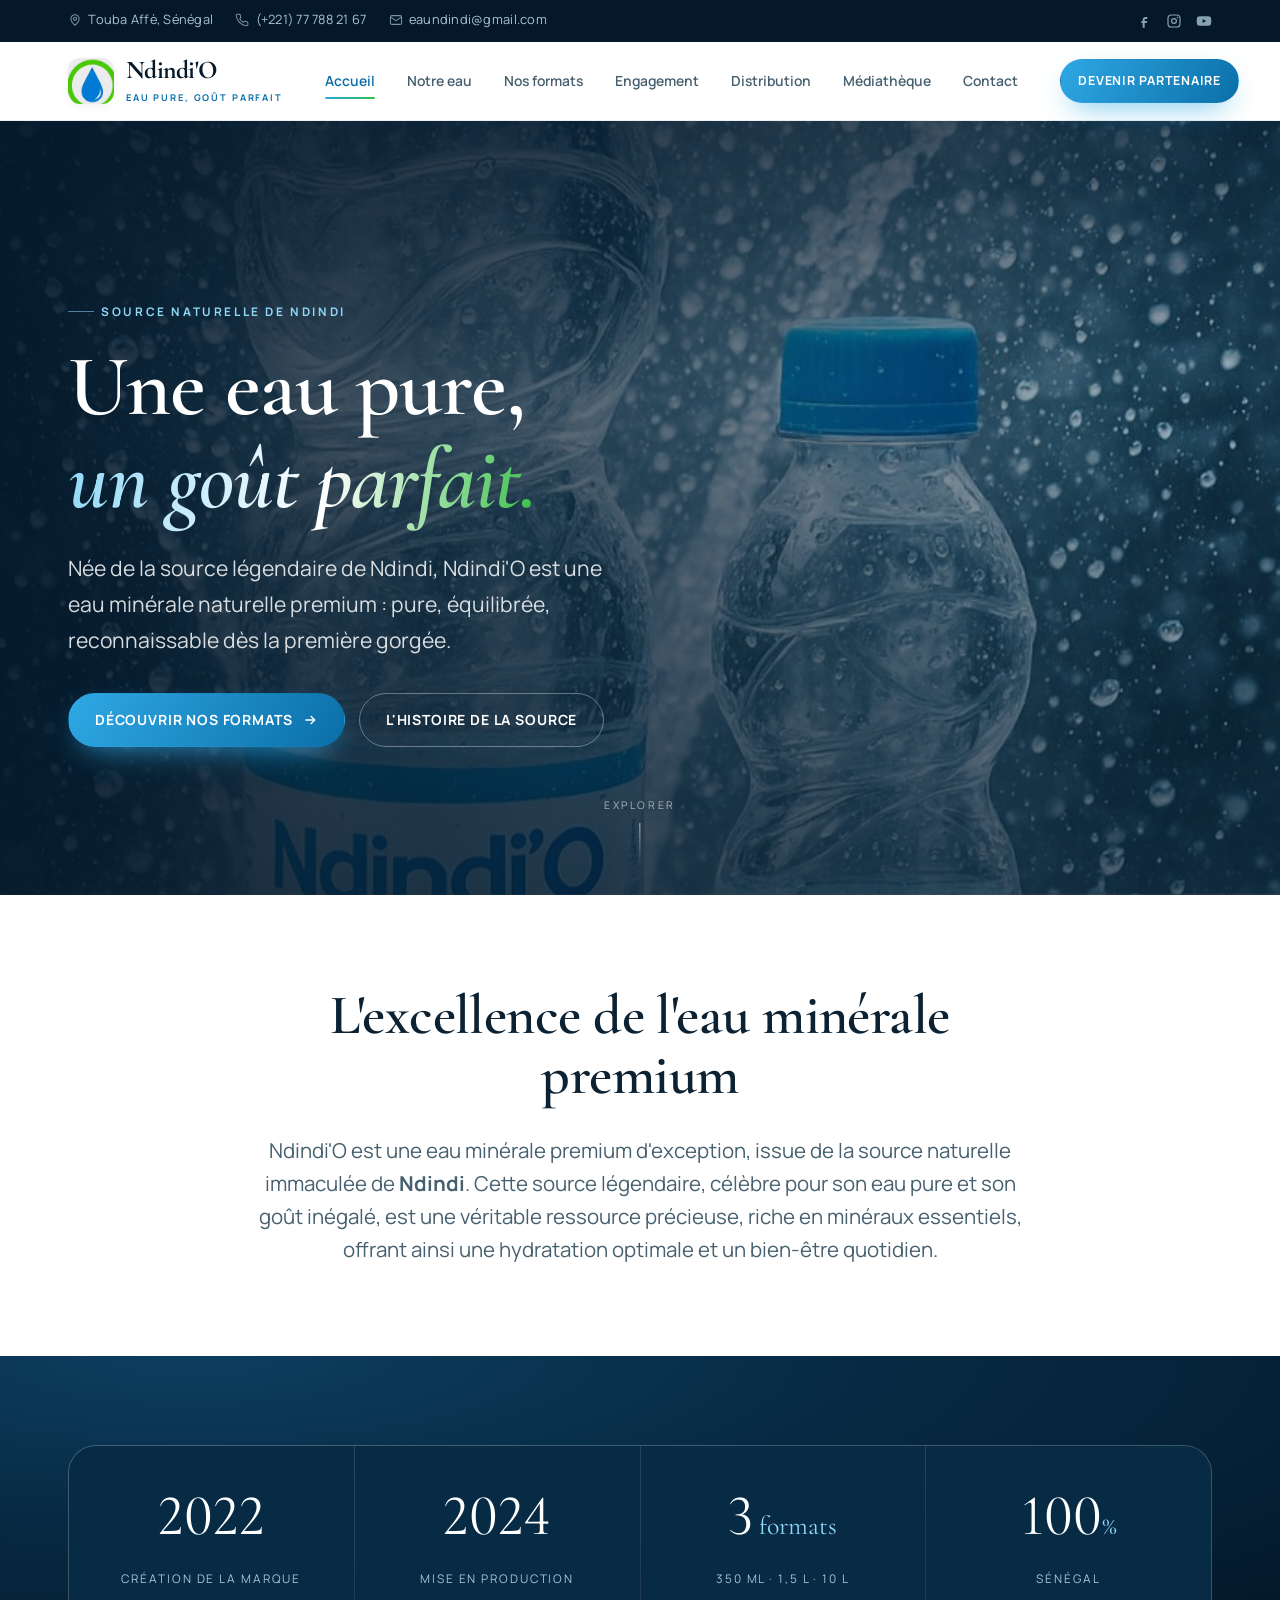
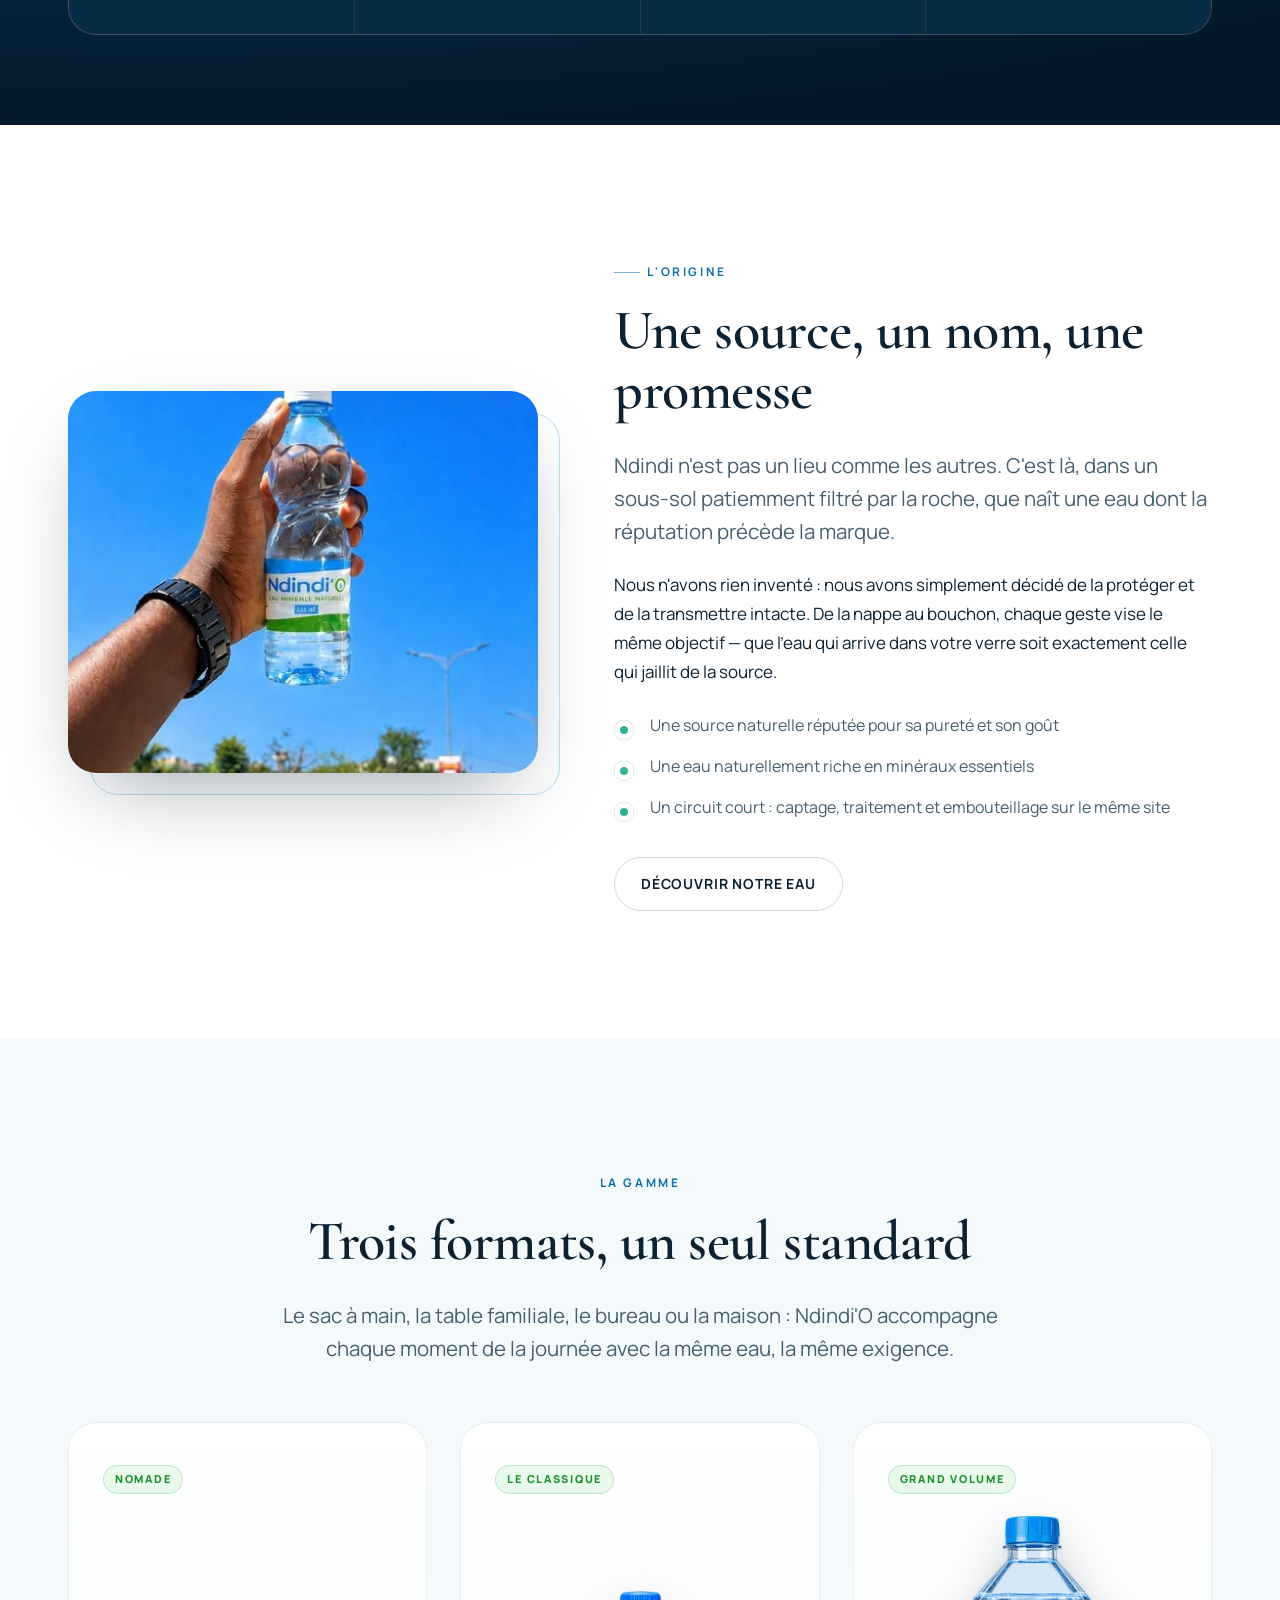
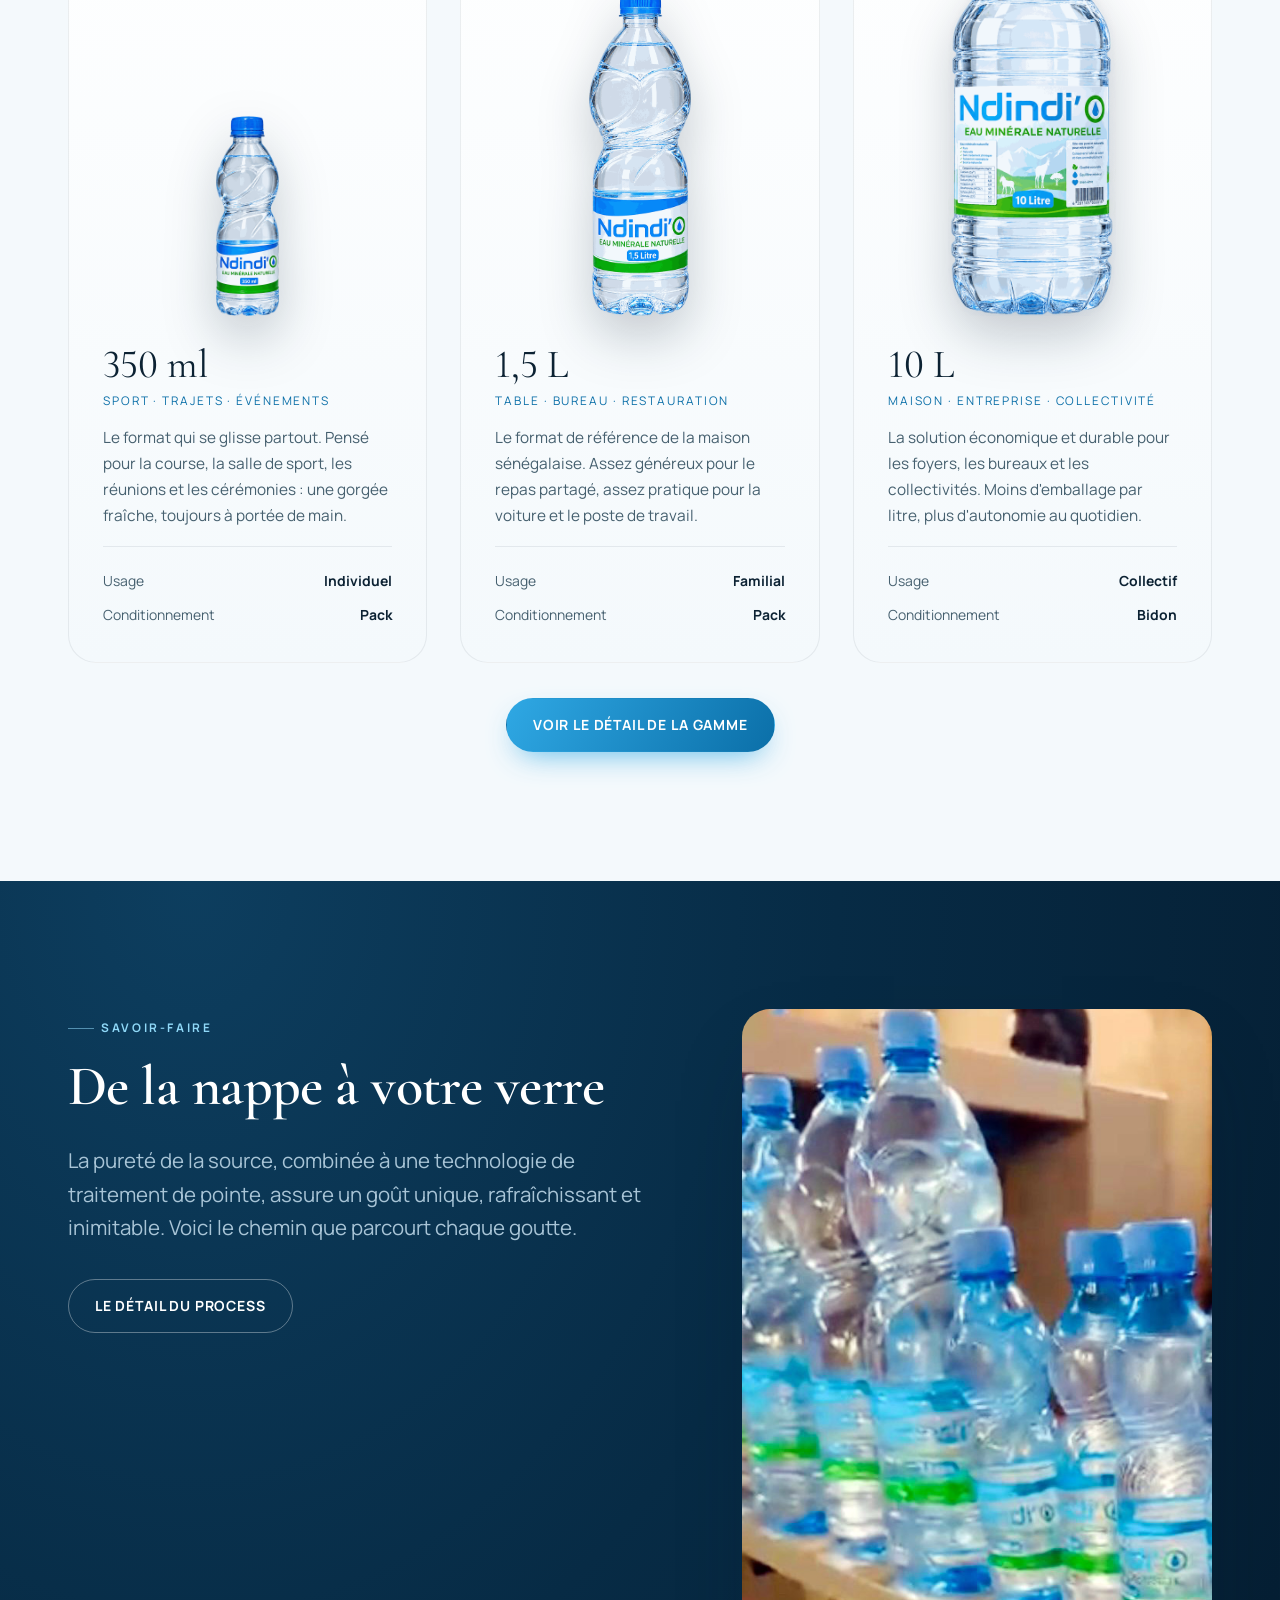
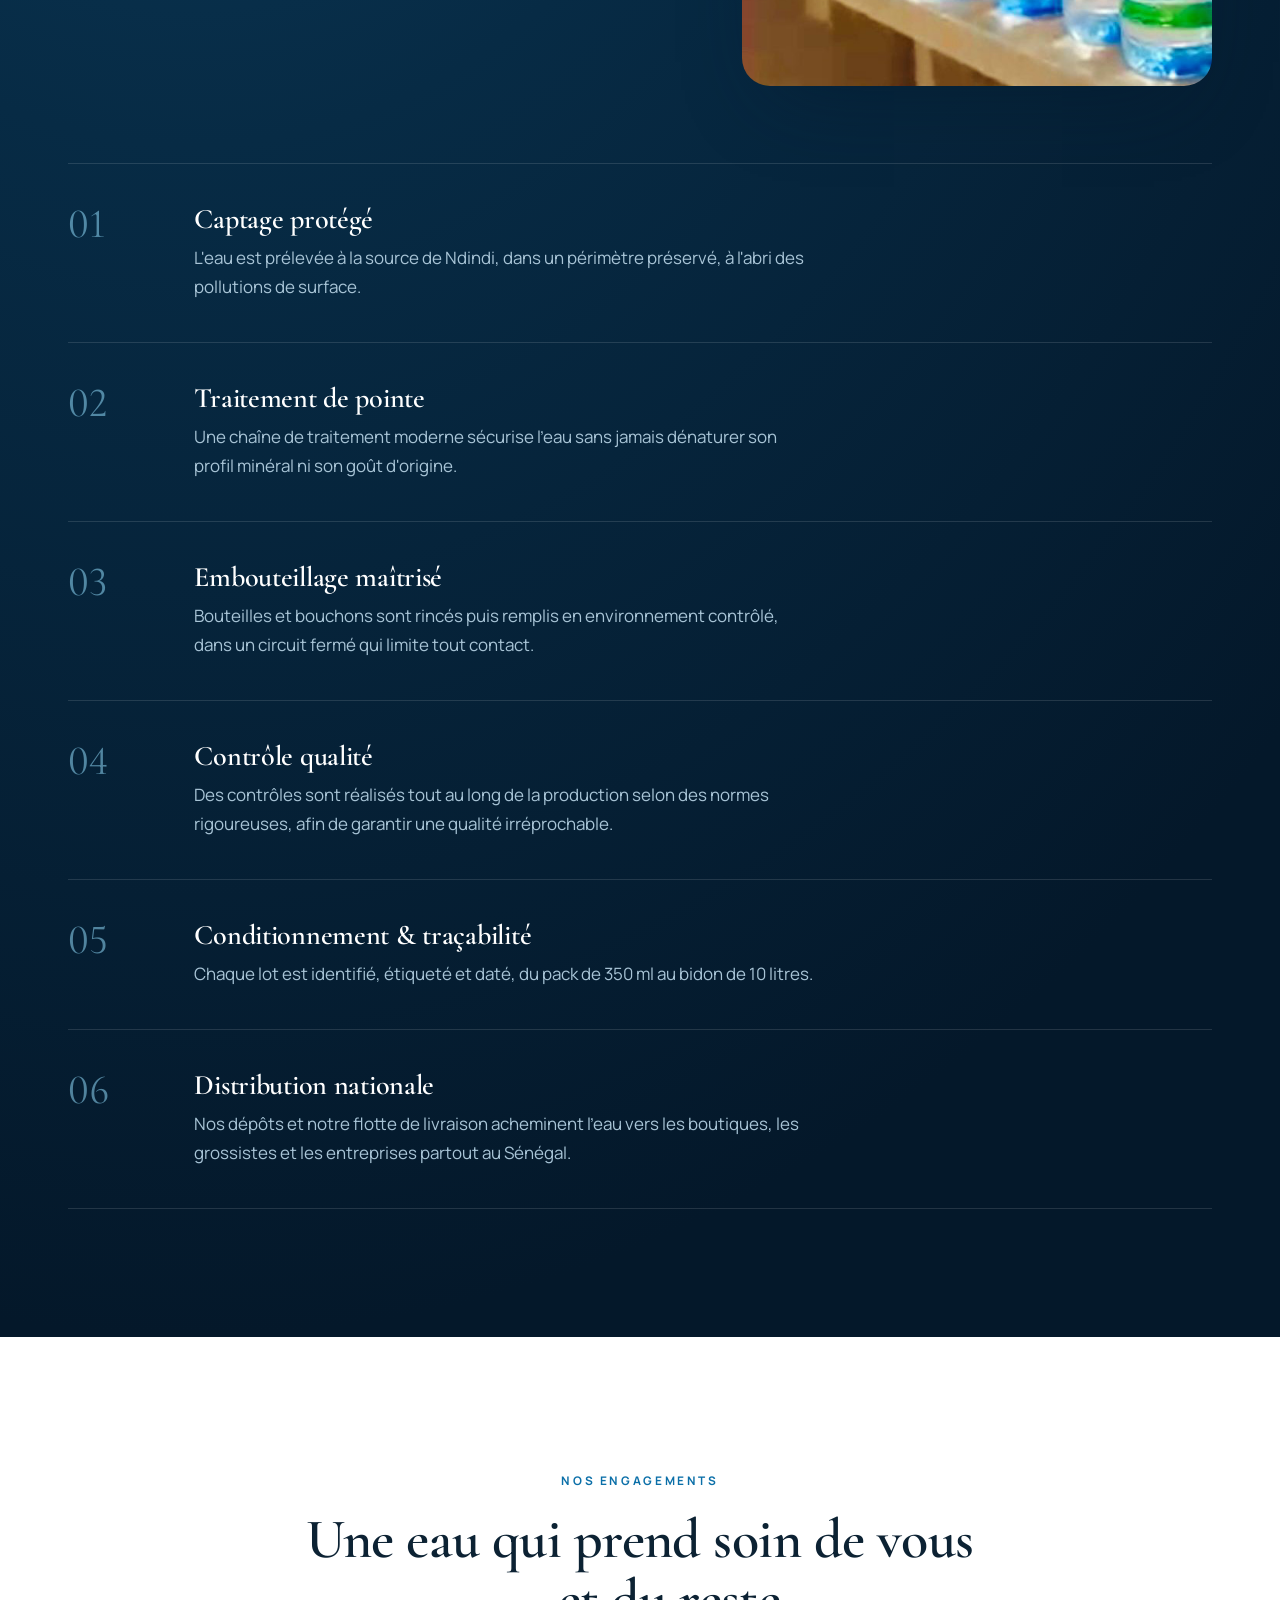
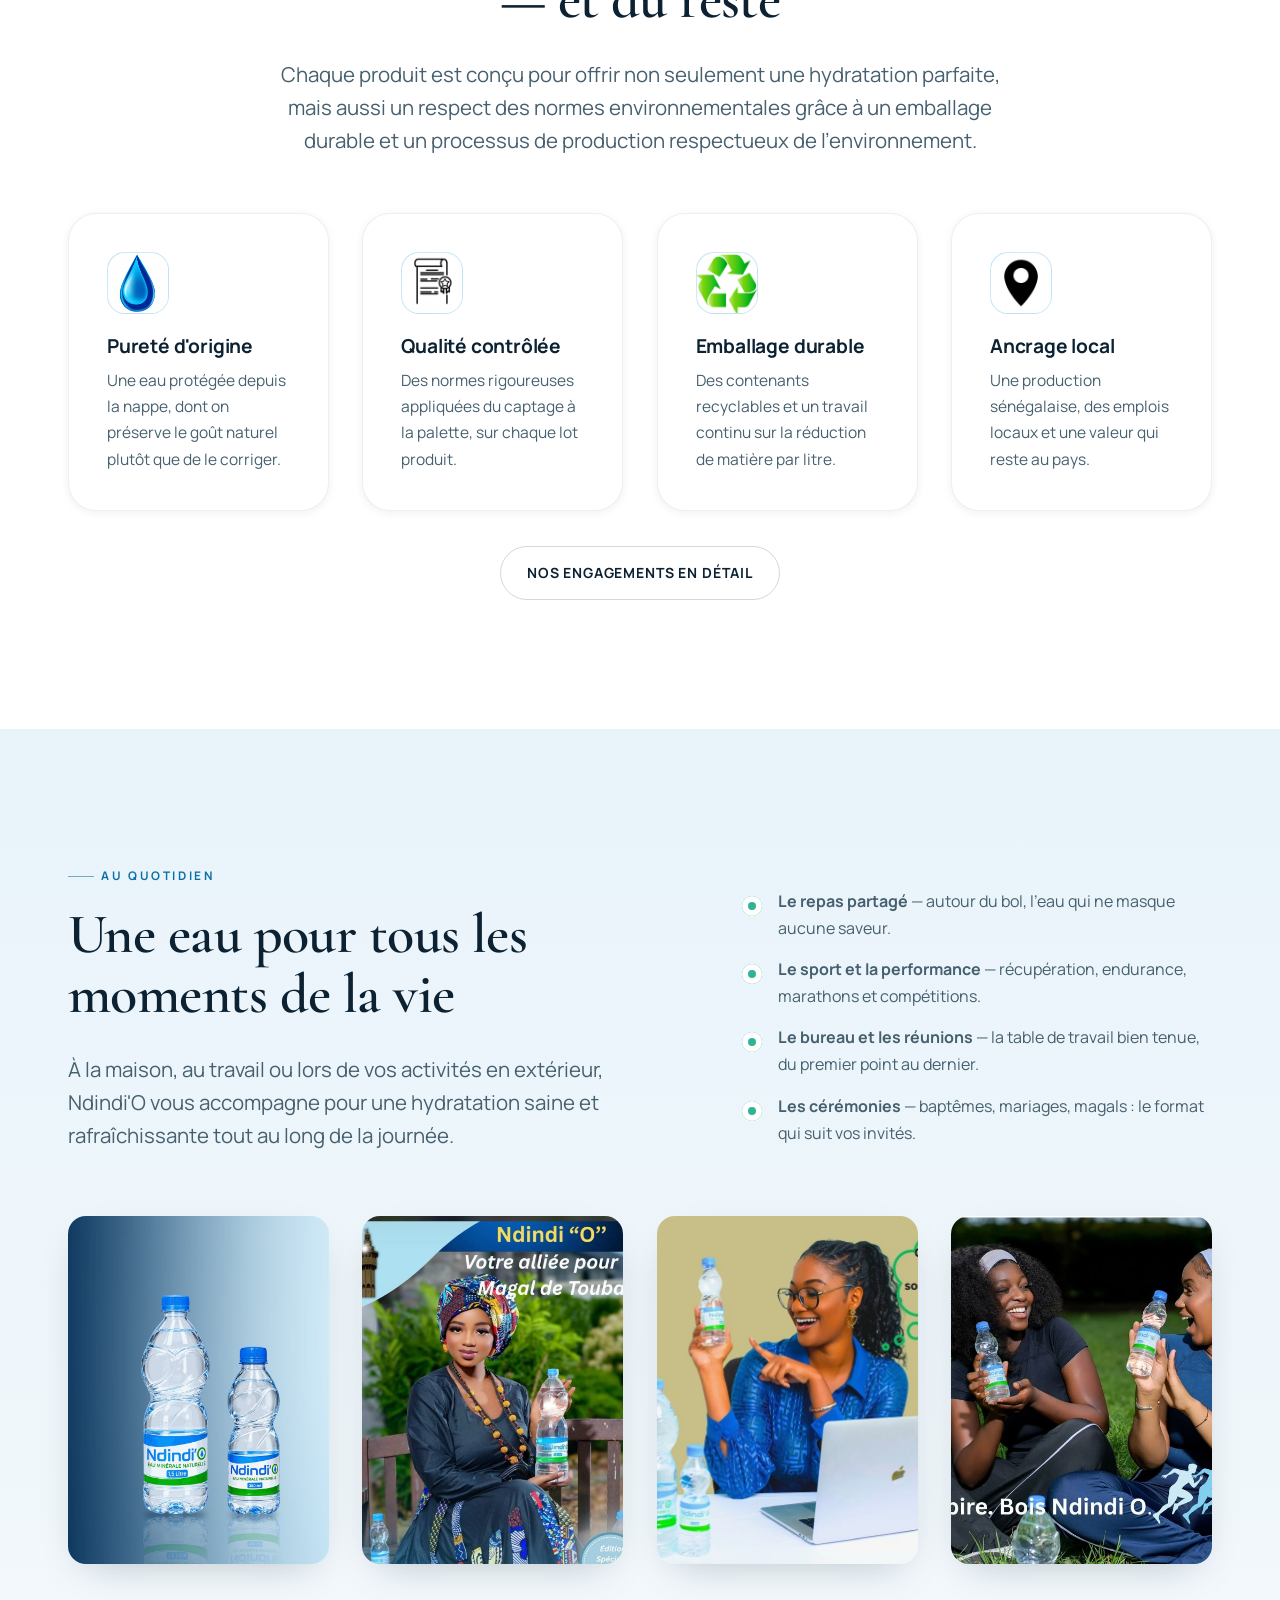
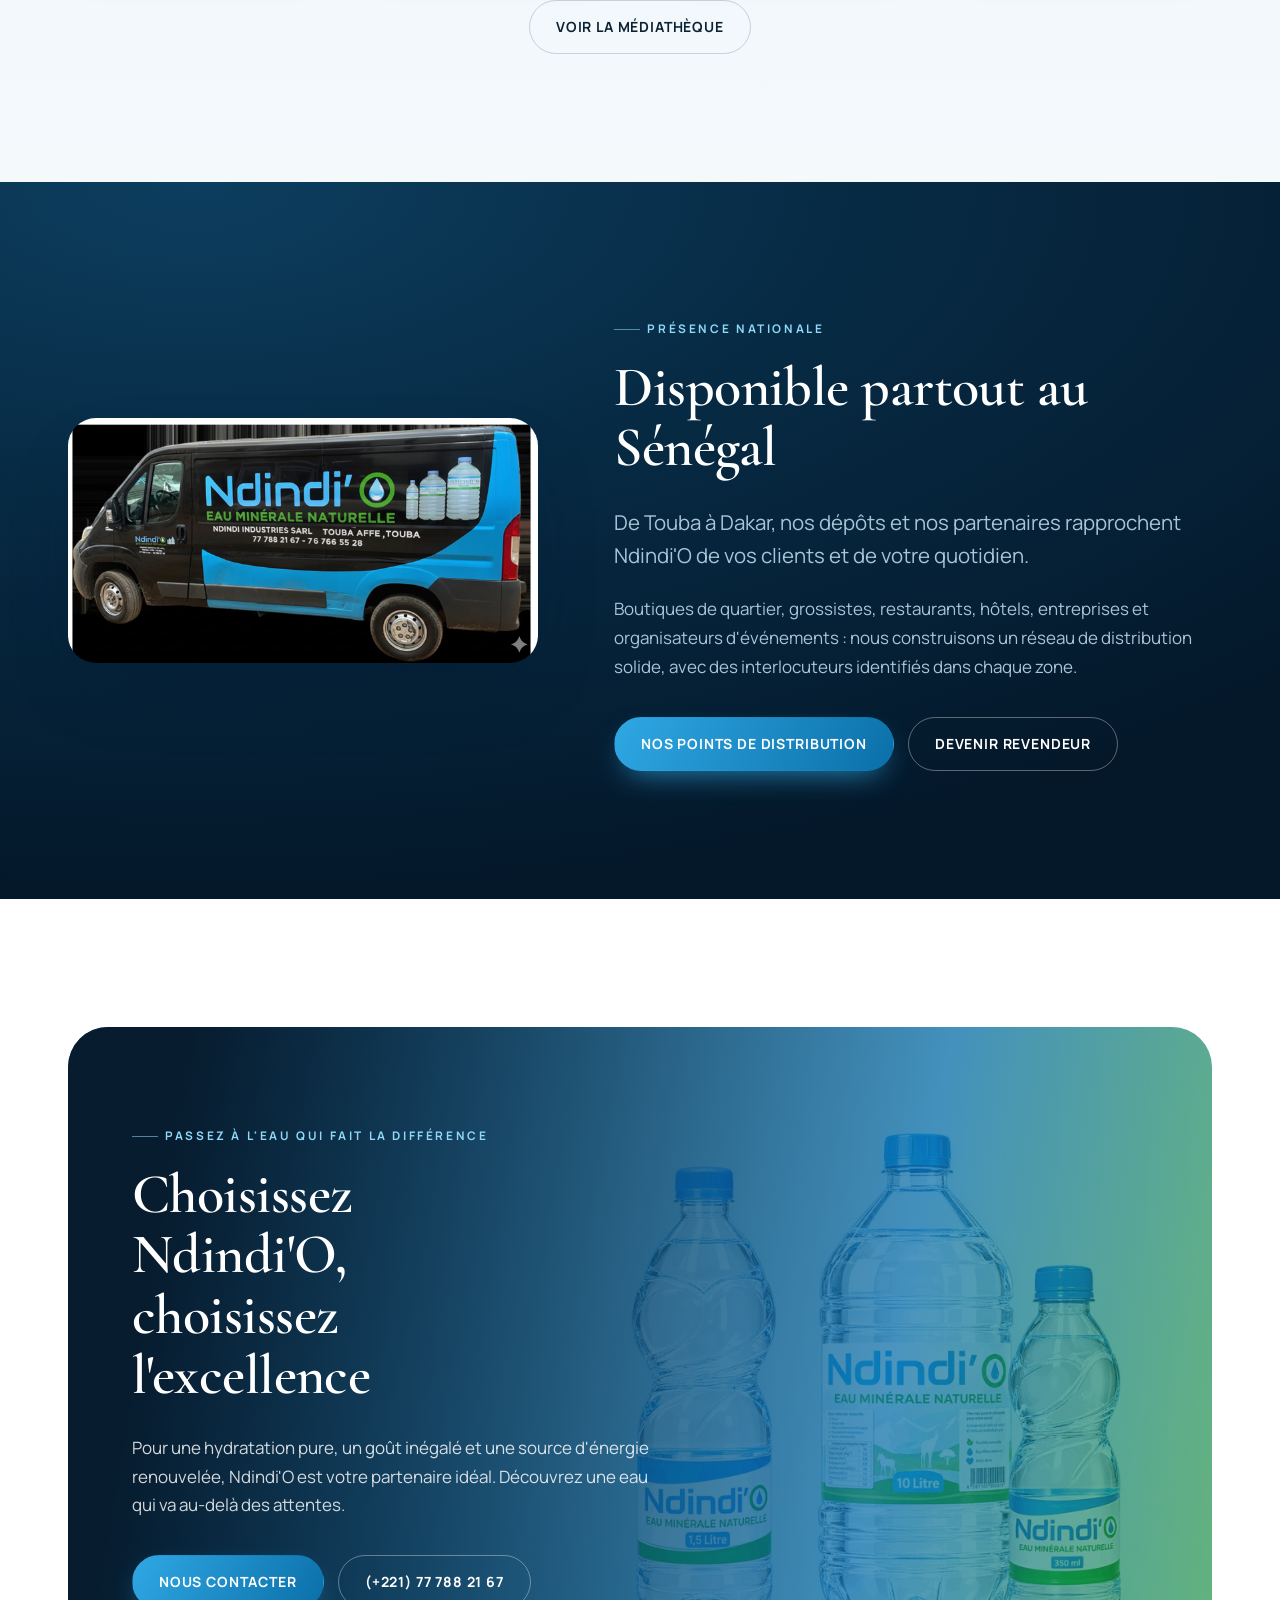
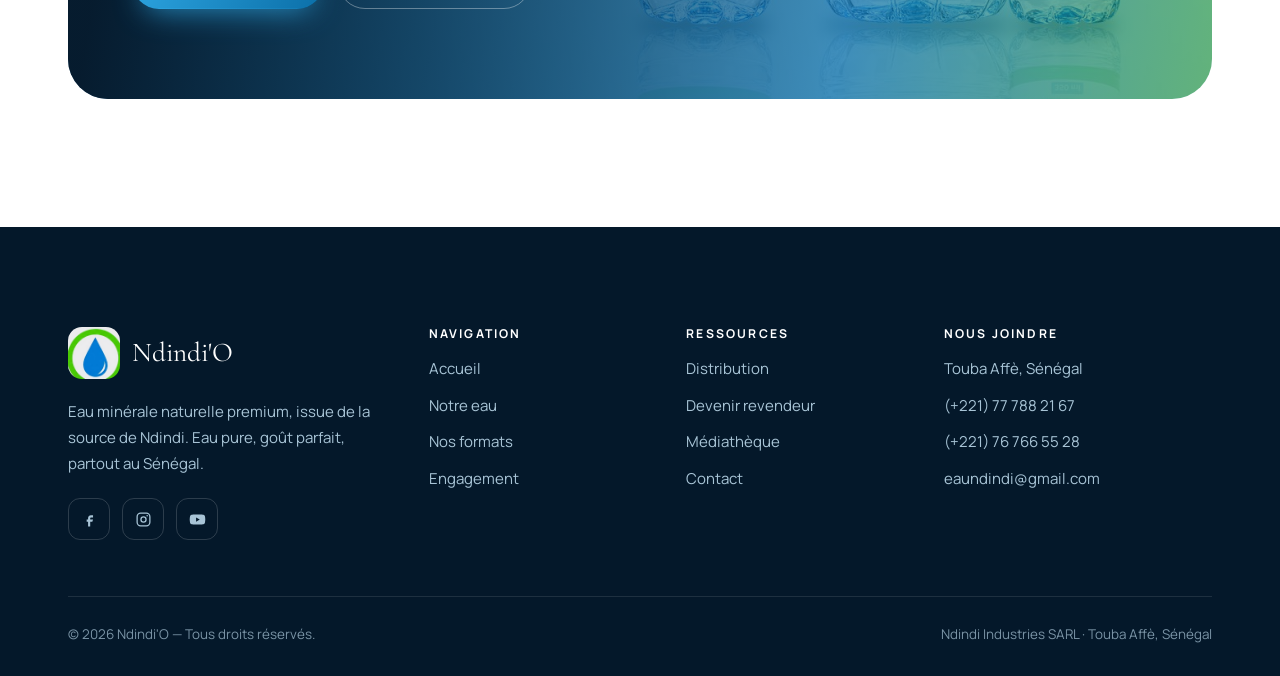
<file: index.html>
<!DOCTYPE html>
<html lang="fr">
<head>
<meta charset="UTF-8">
<meta name="viewport" content="width=device-width, initial-scale=1">
<title>Ndindi'O — Eau minérale naturelle premium du Sénégal</title>
<meta name="description" content="Ndindi'O, eau minérale naturelle premium issue de la source de Ndindi. Formats 350 ml, 1,5 L et 10 L, disponibles partout au Sénégal. Eau pure, goût parfait.">
<link rel="canonical" href="https://eaundindi.com/">
<meta property="og:type" content="website">
<meta property="og:locale" content="fr_SN">
<meta property="og:site_name" content="Ndindi'O">
<meta property="og:title" content="Ndindi'O — Eau minérale naturelle premium du Sénégal">
<meta property="og:description" content="Une source naturelle à Ndindi. Une eau pure, riche en minéraux essentiels, disponible partout au Sénégal.">
<meta property="og:image" content="assets/img/geyser.jpg">
<meta name="theme-color" content="#04182A">
<link rel="icon" href="assets/img/logo-ndindi.jpg" type="image/jpeg">
<link rel="apple-touch-icon" href="assets/img/logo-ndindi.jpg">
<link rel="preconnect" href="https://fonts.googleapis.com">
<link rel="preconnect" href="https://fonts.gstatic.com" crossorigin>
<link href="https://fonts.googleapis.com/css2?family=Cormorant+Garamond:ital,wght@0,400;0,600;0,700;1,400;1,600&family=Manrope:wght@400;500;600;700;800&display=swap" rel="stylesheet">
<link rel="stylesheet" href="assets/css/style.css">
</head>
<body>

<!-- ================= EN-TÊTE ================= -->
<div class="topbar">
  <div class="container topbar__inner">
    <ul class="topbar__list" style="list-style:none;margin:0;padding:0">
      <li><a href="contact.html"><svg viewBox="0 0 24 24" fill="none" stroke="currentColor" stroke-width="1.8"><path d="M12 21s7-5.6 7-11a7 7 0 1 0-14 0c0 5.4 7 11 7 11z"/><circle cx="12" cy="10" r="2.6"/></svg> Touba Affè, Sénégal</a></li>
      <li><a href="tel:+221777882167"><svg viewBox="0 0 24 24" fill="none" stroke="currentColor" stroke-width="1.8"><path d="M22 16.9v3a2 2 0 0 1-2.2 2 19.8 19.8 0 0 1-8.6-3.1 19.5 19.5 0 0 1-6-6A19.8 19.8 0 0 1 2.1 4.2 2 2 0 0 1 4.1 2h3a2 2 0 0 1 2 1.7c.1 1 .4 1.9.7 2.8a2 2 0 0 1-.5 2.1L8.1 9.9a16 16 0 0 0 6 6l1.3-1.2a2 2 0 0 1 2.1-.5c.9.3 1.8.6 2.8.7a2 2 0 0 1 1.7 2z"/></svg> (+221) 77 788 21 67</a></li>
      <li><a href="mailto:eaundindi@gmail.com"><svg viewBox="0 0 24 24" fill="none" stroke="currentColor" stroke-width="1.8"><rect x="2.5" y="4.5" width="19" height="15" rx="2.5"/><path d="m3 7 9 6 9-6"/></svg> eaundindi@gmail.com</a></li>
    </ul>
    <div class="topbar__social">
      <a href="https://web.facebook.com/profile.php?id=61568722525797" target="_blank" rel="noopener" aria-label="Facebook"><svg viewBox="0 0 24 24" fill="currentColor"><path d="M14 9h3V6h-3c-2.2 0-4 1.8-4 4v2H8v3h2v7h3v-7h3l1-3h-4v-2c0-.6.4-1 1-1z"/></svg></a>
      <a href="https://www.instagram.com/eaundindi/" target="_blank" rel="noopener" aria-label="Instagram"><svg viewBox="0 0 24 24" fill="none" stroke="currentColor" stroke-width="1.8"><rect x="3" y="3" width="18" height="18" rx="5"/><circle cx="12" cy="12" r="3.6"/><circle cx="17.2" cy="6.8" r="1.1" fill="currentColor" stroke="none"/></svg></a>
      <a href="https://www.youtube.com/@EauNDINDI/videos" target="_blank" rel="noopener" aria-label="YouTube"><svg viewBox="0 0 24 24" fill="currentColor"><path d="M22.5 7.5a3 3 0 0 0-2.1-2.1C18.6 5 12 5 12 5s-6.6 0-8.4.4A3 3 0 0 0 1.5 7.5 31 31 0 0 0 1 12a31 31 0 0 0 .5 4.5 3 3 0 0 0 2.1 2.1C5.4 19 12 19 12 19s6.6 0 8.4-.4a3 3 0 0 0 2.1-2.1A31 31 0 0 0 23 12a31 31 0 0 0-.5-4.5zM10 15V9l5.2 3z"/></svg></a>
    </div>
  </div>
</div>

<header class="site-header">
  <nav class="container nav" aria-label="Navigation principale">
    <a class="brand" href="index.html">
      <img src="assets/img/logo-ndindi.jpg" alt="Logo Ndindi'O">
      <span><span class="brand__name">Ndindi'O</span><span class="brand__tag">Eau pure, goût parfait</span></span>
    </a>
    <div class="nav__links">
      <a href="index.html" aria-current="page">Accueil</a>
      <a href="notre-eau.html">Notre eau</a>
      <a href="nos-formats.html">Nos formats</a>
      <a href="engagement.html">Engagement</a>
      <a href="distribution.html">Distribution</a>
      <a href="mediatheque.html">Médiathèque</a>
      <a href="contact.html">Contact</a>
      <a class="nav__mobile-cta" href="distribution.html#partenaire">Devenir partenaire</a>
    </div>
    <div class="nav__cta">
      <a class="btn btn--primary" href="distribution.html#partenaire">Devenir partenaire</a>
      <button class="burger" aria-label="Ouvrir le menu" aria-expanded="false"><span></span><span></span><span></span></button>
    </div>
  </nav>
</header>

<main>

<!-- ================= HERO ================= -->
<section class="hero">
  <div class="hero__media"><img src="assets/img/geyser.jpg" alt="Bouteilles Ndindi'O 1,5 L et 350 ml sous une pluie d'eau pure" fetchpriority="high"></div>
  <div class="container">
    <div class="hero__inner">
      <span class="kicker" style="color:var(--blue-light)">Source naturelle de Ndindi</span>
      <h1>Une eau pure,<br><em>un goût parfait.</em></h1>
      <p class="hero__lead">Née de la source légendaire de Ndindi, Ndindi'O est une eau minérale naturelle premium&nbsp;: pure, équilibrée, reconnaissable dès la première gorgée.</p>
      <div class="btn-row">
        <a class="btn btn--primary" href="nos-formats.html">Découvrir nos formats
          <svg viewBox="0 0 24 24" fill="none" stroke="currentColor" stroke-width="2"><path d="M5 12h14m-6-6 6 6-6 6"/></svg>
        </a>
        <a class="btn btn--ghost" href="notre-eau.html">L'histoire de la source</a>
      </div>
    </div>
  </div>
  <div class="hero__scroll"><span>Explorer</span><i></i></div>
</section>

<!-- ================= SIGNATURE ================= -->
<section class="section section--tight">
  <div class="container container--narrow center">
    <h2 class="reveal">L'excellence de l'eau minérale premium</h2>
    <p class="lead reveal" data-delay="1">Ndindi'O est une eau minérale premium d'exception, issue de la source naturelle immaculée de <strong>Ndindi</strong>. Cette source légendaire, célèbre pour son eau pure et son goût inégalé, est une véritable ressource précieuse, riche en minéraux essentiels, offrant ainsi une hydratation optimale et un bien-être quotidien.</p>
  </div>
</section>

<!-- ================= CHIFFRES ================= -->
<section class="section section--dark section--tight">
  <div class="container">
    <div class="stats reveal">
      <div class="stat">
        <span class="stat__val"><span data-count="2022">2022</span></span>
        <span class="stat__label">Création de la marque</span>
      </div>
      <div class="stat">
        <span class="stat__val"><span data-count="2024">2024</span></span>
        <span class="stat__label">Mise en production</span>
      </div>
      <div class="stat">
        <span class="stat__val"><span data-count="3">3</span><small> formats</small></span>
        <span class="stat__label">350 ml · 1,5 L · 10 L</span>
      </div>
      <div class="stat">
        <span class="stat__val">100<small>%</small></span>
        <span class="stat__label">Sénégal</span>
      </div>
    </div>
  </div>
</section>

<!-- ================= L'ORIGINE ================= -->
<section class="section">
  <div class="container split split--wide-right">
    <div class="split__media framed reveal">
      <img loading="lazy" decoding="async" src="assets/img/main-bouteille.jpg" alt="Une bouteille Ndindi'O 350 ml tenue à bout de bras sous le ciel de Touba">
    </div>
    <div class="reveal" data-delay="1">
      <span class="kicker">L'origine</span>
      <h2>Une source, un nom, une promesse</h2>
      <p class="lead">Ndindi n'est pas un lieu comme les autres. C'est là, dans un sous-sol patiemment filtré par la roche, que naît une eau dont la réputation précède la marque.</p>
      <p>Nous n'avons rien inventé&nbsp;: nous avons simplement décidé de la protéger et de la transmettre intacte. De la nappe au bouchon, chaque geste vise le même objectif — que l'eau qui arrive dans votre verre soit exactement celle qui jaillit de la source.</p>
      <ul class="ticks">
        <li>Une source naturelle réputée pour sa pureté et son goût</li>
        <li>Une eau naturellement riche en minéraux essentiels</li>
        <li>Un circuit court&nbsp;: captage, traitement et embouteillage sur le même site</li>
      </ul>
      <div class="btn-row">
        <a class="btn btn--ghost" href="notre-eau.html">Découvrir notre eau</a>
      </div>
    </div>
  </div>
</section>

<!-- ================= FORMATS ================= -->
<section class="section section--paper">
  <div class="container">
    <div class="head-block center mx-auto reveal" style="margin-bottom:56px">
      <span class="kicker">La gamme</span>
      <h2>Trois formats, un seul standard</h2>
      <p class="lead">Le sac à main, la table familiale, le bureau ou la maison&nbsp;: Ndindi'O accompagne chaque moment de la journée avec la même eau, la même exigence.</p>
    </div>

    <div class="grid grid-3">
      <article class="product reveal">
        <span class="product__badge">Nomade</span>
        <div class="product__shot" style="--shot-h:200px"><img loading="lazy" decoding="async" src="assets/img/produit-350.png" alt="Bouteille Ndindi'O 350 ml"></div>
        <div class="product__vol">350 ml</div>
        <div class="product__use">Sport · Trajets · Événements</div>
        <p>Le format qui se glisse partout. Pensé pour la course, la salle de sport, les réunions et les cérémonies&nbsp;: une gorgée fraîche, toujours à portée de main.</p>
        <div class="product__spec">
          <div><span>Usage</span><b>Individuel</b></div>
          <div><span>Conditionnement</span><b>Pack</b></div>
        </div>
      </article>

      <article class="product reveal" data-delay="1">
        <span class="product__badge">Le classique</span>
        <div class="product__shot" style="--shot-h:325px"><img loading="lazy" decoding="async" src="assets/img/produit-15l.png" alt="Bouteille Ndindi'O 1,5 litre"></div>
        <div class="product__vol">1,5 L</div>
        <div class="product__use">Table · Bureau · Restauration</div>
        <p>Le format de référence de la maison sénégalaise. Assez généreux pour le repas partagé, assez pratique pour la voiture et le poste de travail.</p>
        <div class="product__spec">
          <div><span>Usage</span><b>Familial</b></div>
          <div><span>Conditionnement</span><b>Pack</b></div>
        </div>
      </article>

      <article class="product reveal" data-delay="2">
        <span class="product__badge">Grand volume</span>
        <div class="product__shot" style="--shot-h:400px"><img loading="lazy" decoding="async" src="assets/img/produit-10l.png" alt="Bidon Ndindi'O 10 litres"></div>
        <div class="product__vol">10 L</div>
        <div class="product__use">Maison · Entreprise · Collectivité</div>
        <p>La solution économique et durable pour les foyers, les bureaux et les collectivités. Moins d'emballage par litre, plus d'autonomie au quotidien.</p>
        <div class="product__spec">
          <div><span>Usage</span><b>Collectif</b></div>
          <div><span>Conditionnement</span><b>Bidon</b></div>
        </div>
      </article>
    </div>

    <div class="center"><div class="btn-row"><a class="btn btn--primary" href="nos-formats.html">Voir le détail de la gamme</a></div></div>
  </div>
</section>

<!-- ================= PROCESS ================= -->
<section class="section section--dark">
  <div class="container">
    <div class="split split--wide-left" style="align-items:flex-start">
      <div class="reveal">
        <span class="kicker">Savoir-faire</span>
        <h2>De la nappe à votre verre</h2>
        <p class="lead">La pureté de la source, combinée à une technologie de traitement de pointe, assure un goût unique, rafraîchissant et inimitable. Voici le chemin que parcourt chaque goutte.</p>
        <div class="btn-row"><a class="btn btn--ghost" href="notre-eau.html">Le détail du process</a></div>
      </div>
      <div class="split__media reveal" data-delay="1">
        <img loading="lazy" decoding="async" src="assets/img/embouteillage.jpg" alt="Ligne d'embouteillage Ndindi'O">
      </div>
    </div>

    <div class="steps" style="margin-top:clamp(48px,6vw,80px)">
      <div class="step reveal">
        <div class="step__n"></div>
        <div><h3>Captage protégé</h3><p>L'eau est prélevée à la source de Ndindi, dans un périmètre préservé, à l'abri des pollutions de surface.</p></div>
      </div>
      <div class="step reveal">
        <div class="step__n"></div>
        <div><h3>Traitement de pointe</h3><p>Une chaîne de traitement moderne sécurise l'eau sans jamais dénaturer son profil minéral ni son goût d'origine.</p></div>
      </div>
      <div class="step reveal">
        <div class="step__n"></div>
        <div><h3>Embouteillage maîtrisé</h3><p>Bouteilles et bouchons sont rincés puis remplis en environnement contrôlé, dans un circuit fermé qui limite tout contact.</p></div>
      </div>
      <div class="step reveal">
        <div class="step__n"></div>
        <div><h3>Contrôle qualité</h3><p>Des contrôles sont réalisés tout au long de la production selon des normes rigoureuses, afin de garantir une qualité irréprochable.</p></div>
      </div>
      <div class="step reveal">
        <div class="step__n"></div>
        <div><h3>Conditionnement &amp; traçabilité</h3><p>Chaque lot est identifié, étiqueté et daté, du pack de 350 ml au bidon de 10 litres.</p></div>
      </div>
      <div class="step reveal">
        <div class="step__n"></div>
        <div><h3>Distribution nationale</h3><p>Nos dépôts et notre flotte de livraison acheminent l'eau vers les boutiques, les grossistes et les entreprises partout au Sénégal.</p></div>
      </div>
    </div>
  </div>
</section>

<!-- ================= ENGAGEMENT ================= -->
<section class="section">
  <div class="container">
    <div class="head-block center mx-auto reveal" style="margin-bottom:56px">
      <span class="kicker">Nos engagements</span>
      <h2>Une eau qui prend soin de vous — et du reste</h2>
      <p class="lead">Chaque produit est conçu pour offrir non seulement une hydratation parfaite, mais aussi un respect des normes environnementales grâce à un emballage durable et un processus de production respectueux de l'environnement.</p>
    </div>
    <div class="grid grid-4">
      <article class="card reveal">
        <div class="card__icon"><img loading="lazy" decoding="async" src="assets/img/ic-goutte.jpeg" alt=""></div>
        <h4>Pureté d'origine</h4>
        <p>Une eau protégée depuis la nappe, dont on préserve le goût naturel plutôt que de le corriger.</p>
      </article>
      <article class="card reveal" data-delay="1">
        <div class="card__icon"><img loading="lazy" decoding="async" src="assets/img/ic-certificat.jpeg" alt=""></div>
        <h4>Qualité contrôlée</h4>
        <p>Des normes rigoureuses appliquées du captage à la palette, sur chaque lot produit.</p>
      </article>
      <article class="card reveal" data-delay="2">
        <div class="card__icon"><img loading="lazy" decoding="async" src="assets/img/ic-recyclage.jpeg" alt=""></div>
        <h4>Emballage durable</h4>
        <p>Des contenants recyclables et un travail continu sur la réduction de matière par litre.</p>
      </article>
      <article class="card reveal" data-delay="3">
        <div class="card__icon"><img loading="lazy" decoding="async" src="assets/img/ic-presence.jpeg" alt=""></div>
        <h4>Ancrage local</h4>
        <p>Une production sénégalaise, des emplois locaux et une valeur qui reste au pays.</p>
      </article>
    </div>
    <div class="center"><div class="btn-row"><a class="btn btn--ghost" href="engagement.html">Nos engagements en détail</a></div></div>
  </div>
</section>

<!-- ================= MOMENTS ================= -->
<section class="section section--pale">
  <div class="container">
    <div class="split split--wide-left" style="margin-bottom:clamp(36px,5vw,64px)">
      <div class="reveal">
        <span class="kicker">Au quotidien</span>
        <h2>Une eau pour tous les moments de la vie</h2>
        <p class="lead">À la maison, au travail ou lors de vos activités en extérieur, Ndindi'O vous accompagne pour une hydratation saine et rafraîchissante tout au long de la journée.</p>
      </div>
      <div class="reveal" data-delay="1">
        <ul class="ticks">
          <li><strong>Le repas partagé</strong> — autour du bol, l'eau qui ne masque aucune saveur.</li>
          <li><strong>Le sport et la performance</strong> — récupération, endurance, marathons et compétitions.</li>
          <li><strong>Le bureau et les réunions</strong> — la table de travail bien tenue, du premier point au dernier.</li>
          <li><strong>Les cérémonies</strong> — baptêmes, mariages, magals&nbsp;: le format qui suit vos invités.</li>
        </ul>
      </div>
    </div>

    <div class="grid grid-4">
      <figure class="reveal" style="margin:0;border-radius:var(--r-m);overflow:hidden;box-shadow:var(--sh-m)">
        <img loading="lazy" decoding="async" src="assets/img/fond-portrait.jpg" alt="Bouteilles Ndindi'O 1,5 L et 350 ml sur fond bleu" style="aspect-ratio:3/4;object-fit:cover">
      </figure>
      <figure class="reveal" data-delay="1" style="margin:0;border-radius:var(--r-m);overflow:hidden;box-shadow:var(--sh-m)">
        <img loading="lazy" decoding="async" src="assets/img/magal-touba.jpg" alt="Visuel Ndindi'O pour le Magal de Touba" style="aspect-ratio:3/4;object-fit:cover">
      </figure>
      <figure class="reveal" data-delay="2" style="margin:0;border-radius:var(--r-m);overflow:hidden;box-shadow:var(--sh-m)">
        <img loading="lazy" decoding="async" src="assets/img/bureau-ndindi.jpg" alt="Jeune femme au bureau avec des bouteilles Ndindi'O" style="aspect-ratio:3/4;object-fit:cover">
      </figure>
      <figure class="reveal" data-delay="3" style="margin:0;border-radius:var(--r-m);overflow:hidden;box-shadow:var(--sh-m)">
        <img loading="lazy" decoding="async" src="assets/img/sport-duo.jpg" alt="Deux jeunes femmes s'hydratant après le sport" style="aspect-ratio:3/4;object-fit:cover">
      </figure>
    </div>

    <div class="center"><div class="btn-row"><a class="btn btn--ghost" href="mediatheque.html">Voir la médiathèque</a></div></div>
  </div>
</section>

<!-- ================= DISTRIBUTION ================= -->
<section class="section section--dark">
  <div class="container split split--wide-right">
    <div class="split__media reveal">
      <img loading="lazy" decoding="async" src="assets/img/camionnette.jpg" alt="Camionnette de livraison Ndindi'O">
    </div>
    <div class="reveal" data-delay="1">
      <span class="kicker">Présence nationale</span>
      <h2>Disponible partout au Sénégal</h2>
      <p class="lead">De Touba à Dakar, nos dépôts et nos partenaires rapprochent Ndindi'O de vos clients et de votre quotidien.</p>
      <p>Boutiques de quartier, grossistes, restaurants, hôtels, entreprises et organisateurs d'événements&nbsp;: nous construisons un réseau de distribution solide, avec des interlocuteurs identifiés dans chaque zone.</p>
      <div class="btn-row">
        <a class="btn btn--primary" href="distribution.html">Nos points de distribution</a>
        <a class="btn btn--ghost" href="distribution.html#partenaire">Devenir revendeur</a>
      </div>
    </div>
  </div>
</section>

<!-- ================= CTA ================= -->
<section class="section">
  <div class="container">
    <div class="cta-band reveal">
      <div class="cta-band__media"><img loading="lazy" decoding="async" src="assets/img/fond-gamme.jpg" alt=""></div>
      <span class="kicker" style="color:var(--blue-light)">Passez à l'eau qui fait la différence</span>
      <h2>Choisissez Ndindi'O, choisissez l'excellence</h2>
      <p>Pour une hydratation pure, un goût inégalé et une source d'énergie renouvelée, Ndindi'O est votre partenaire idéal. Découvrez une eau qui va au-delà des attentes.</p>
      <div class="btn-row">
        <a class="btn btn--primary" href="contact.html">Nous contacter</a>
        <a class="btn btn--ghost" href="tel:+221777882167">(+221) 77 788 21 67</a>
      </div>
    </div>
  </div>
</section>

</main>

<!-- ================= PIED DE PAGE ================= -->
<footer class="site-footer">
  <div class="container">
    <div class="footer-grid">
      <div>
        <div class="footer-brand">
          <img loading="lazy" decoding="async" src="assets/img/logo-ndindi.jpg" alt="Ndindi'O">
          <span>Ndindi'O</span>
        </div>
        <p>Eau minérale naturelle premium, issue de la source de Ndindi. Eau pure, goût parfait, partout au Sénégal.</p>
        <div class="footer-social">
          <a href="https://web.facebook.com/profile.php?id=61568722525797" target="_blank" rel="noopener" aria-label="Facebook"><svg viewBox="0 0 24 24" fill="currentColor"><path d="M14 9h3V6h-3c-2.2 0-4 1.8-4 4v2H8v3h2v7h3v-7h3l1-3h-4v-2c0-.6.4-1 1-1z"/></svg></a>
          <a href="https://www.instagram.com/eaundindi/" target="_blank" rel="noopener" aria-label="Instagram"><svg viewBox="0 0 24 24" fill="none" stroke="currentColor" stroke-width="1.8"><rect x="3" y="3" width="18" height="18" rx="5"/><circle cx="12" cy="12" r="3.6"/><circle cx="17.2" cy="6.8" r="1.1" fill="currentColor" stroke="none"/></svg></a>
          <a href="https://www.youtube.com/@EauNDINDI/videos" target="_blank" rel="noopener" aria-label="YouTube"><svg viewBox="0 0 24 24" fill="currentColor"><path d="M22.5 7.5a3 3 0 0 0-2.1-2.1C18.6 5 12 5 12 5s-6.6 0-8.4.4A3 3 0 0 0 1.5 7.5 31 31 0 0 0 1 12a31 31 0 0 0 .5 4.5 3 3 0 0 0 2.1 2.1C5.4 19 12 19 12 19s6.6 0 8.4-.4a3 3 0 0 0 2.1-2.1A31 31 0 0 0 23 12a31 31 0 0 0-.5-4.5zM10 15V9l5.2 3z"/></svg></a>
        </div>
      </div>
      <div>
        <h4>Navigation</h4>
        <ul>
          <li><a href="index.html">Accueil</a></li>
          <li><a href="notre-eau.html">Notre eau</a></li>
          <li><a href="nos-formats.html">Nos formats</a></li>
          <li><a href="engagement.html">Engagement</a></li>
        </ul>
      </div>
      <div>
        <h4>Ressources</h4>
        <ul>
          <li><a href="distribution.html">Distribution</a></li>
          <li><a href="distribution.html#partenaire">Devenir revendeur</a></li>
          <li><a href="mediatheque.html">Médiathèque</a></li>
          <li><a href="contact.html">Contact</a></li>
        </ul>
      </div>
      <div>
        <h4>Nous joindre</h4>
        <ul>
          <li>Touba Affè, Sénégal</li>
          <li><a href="tel:+221777882167">(+221) 77 788 21 67</a></li>
          <li><a href="tel:+221767665528">(+221) 76 766 55 28</a></li>
          <li><a href="mailto:eaundindi@gmail.com">eaundindi@gmail.com</a></li>
        </ul>
      </div>
    </div>
    <div class="footer-bottom">
      <span>© <span data-year>2026</span> Ndindi'O — Tous droits réservés.</span>
      <span>Ndindi Industries SARL · Touba Affè, Sénégal</span>
    </div>
  </div>
</footer>

<script src="assets/js/main.js"></script>
</body>
</html>
</file>
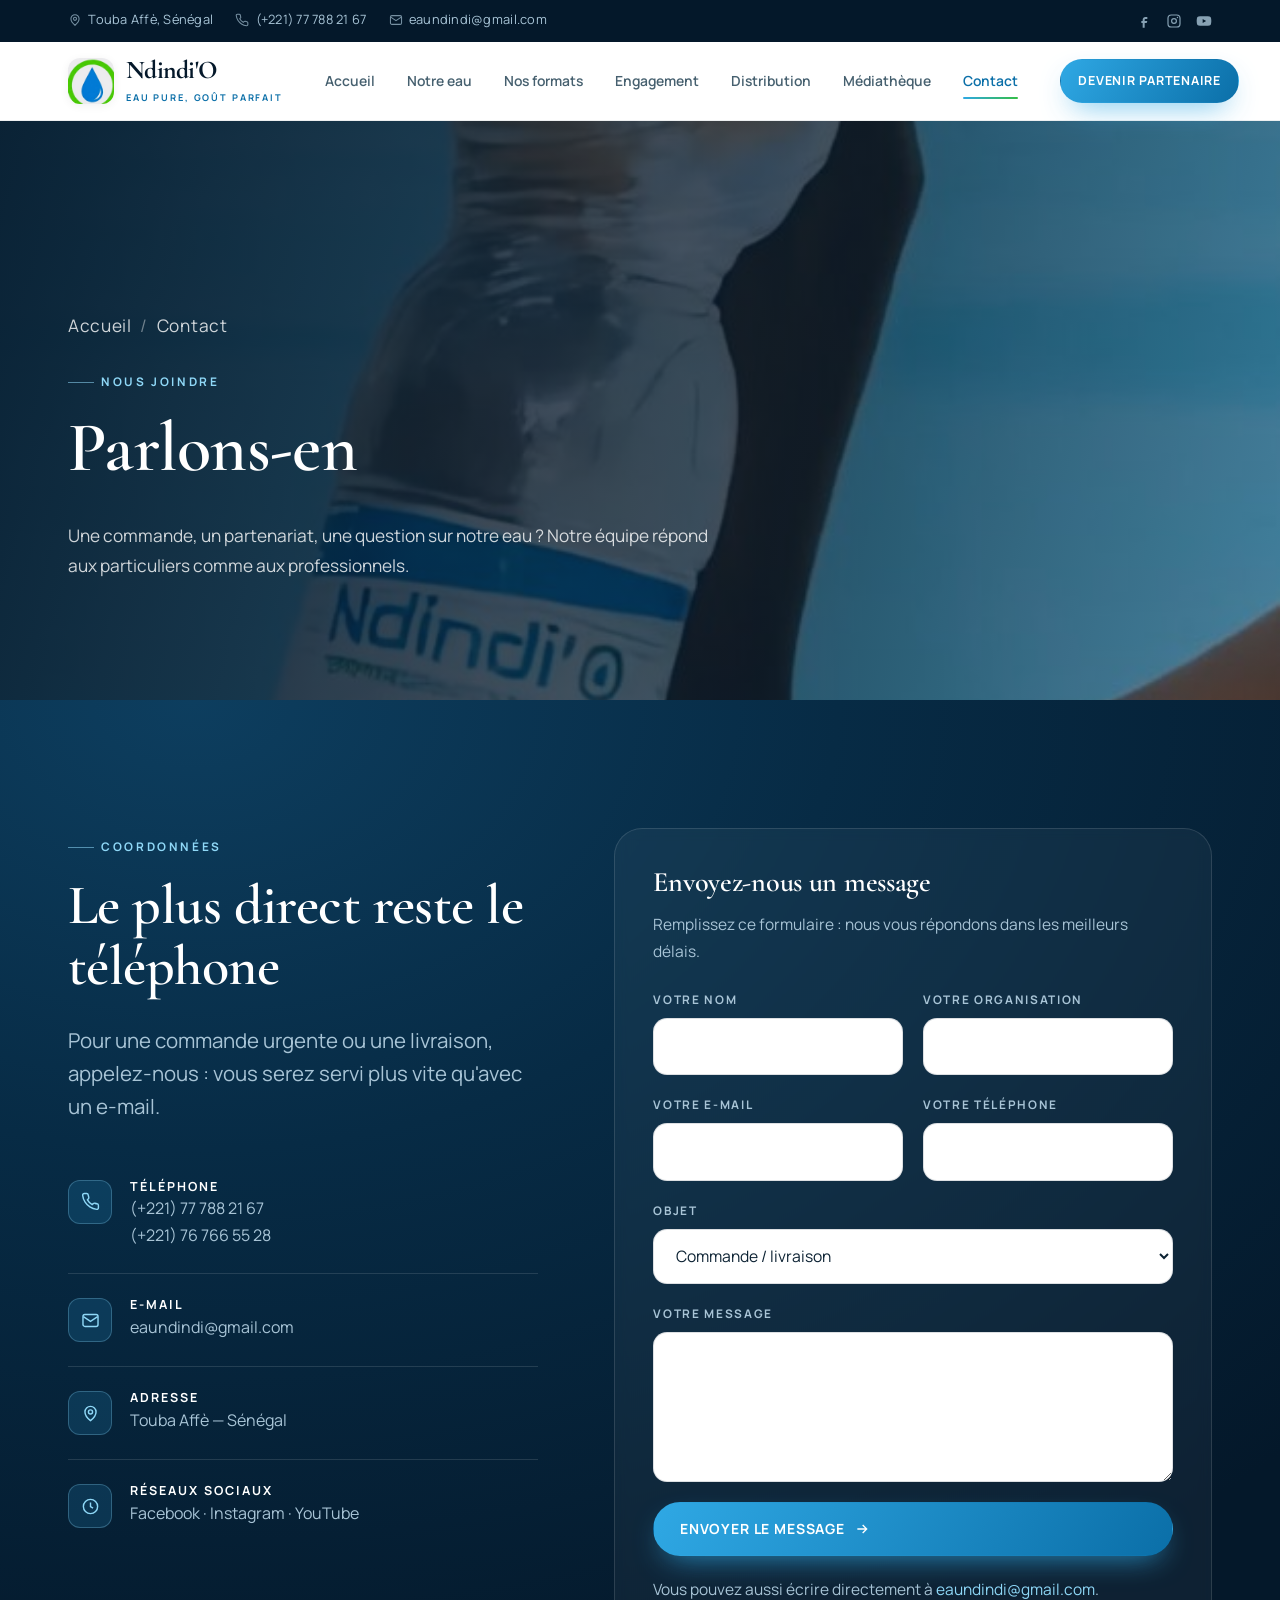
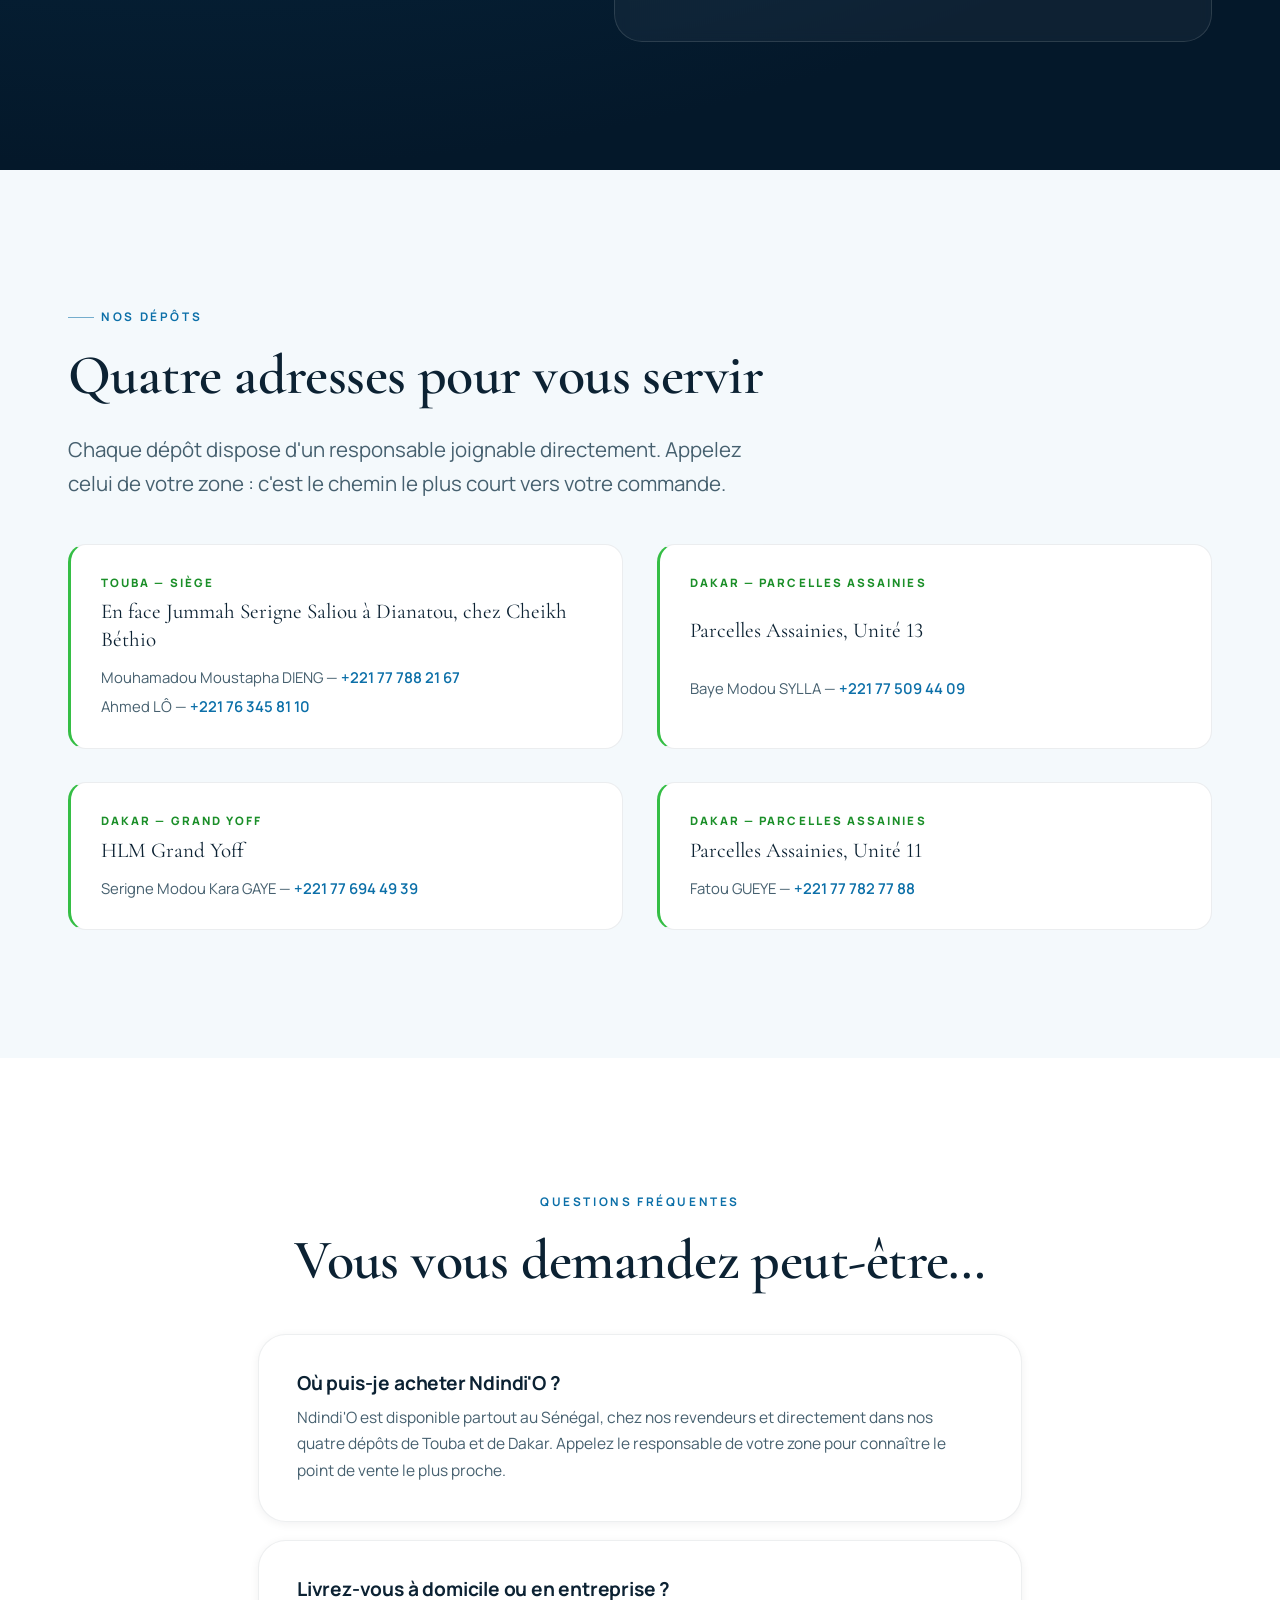
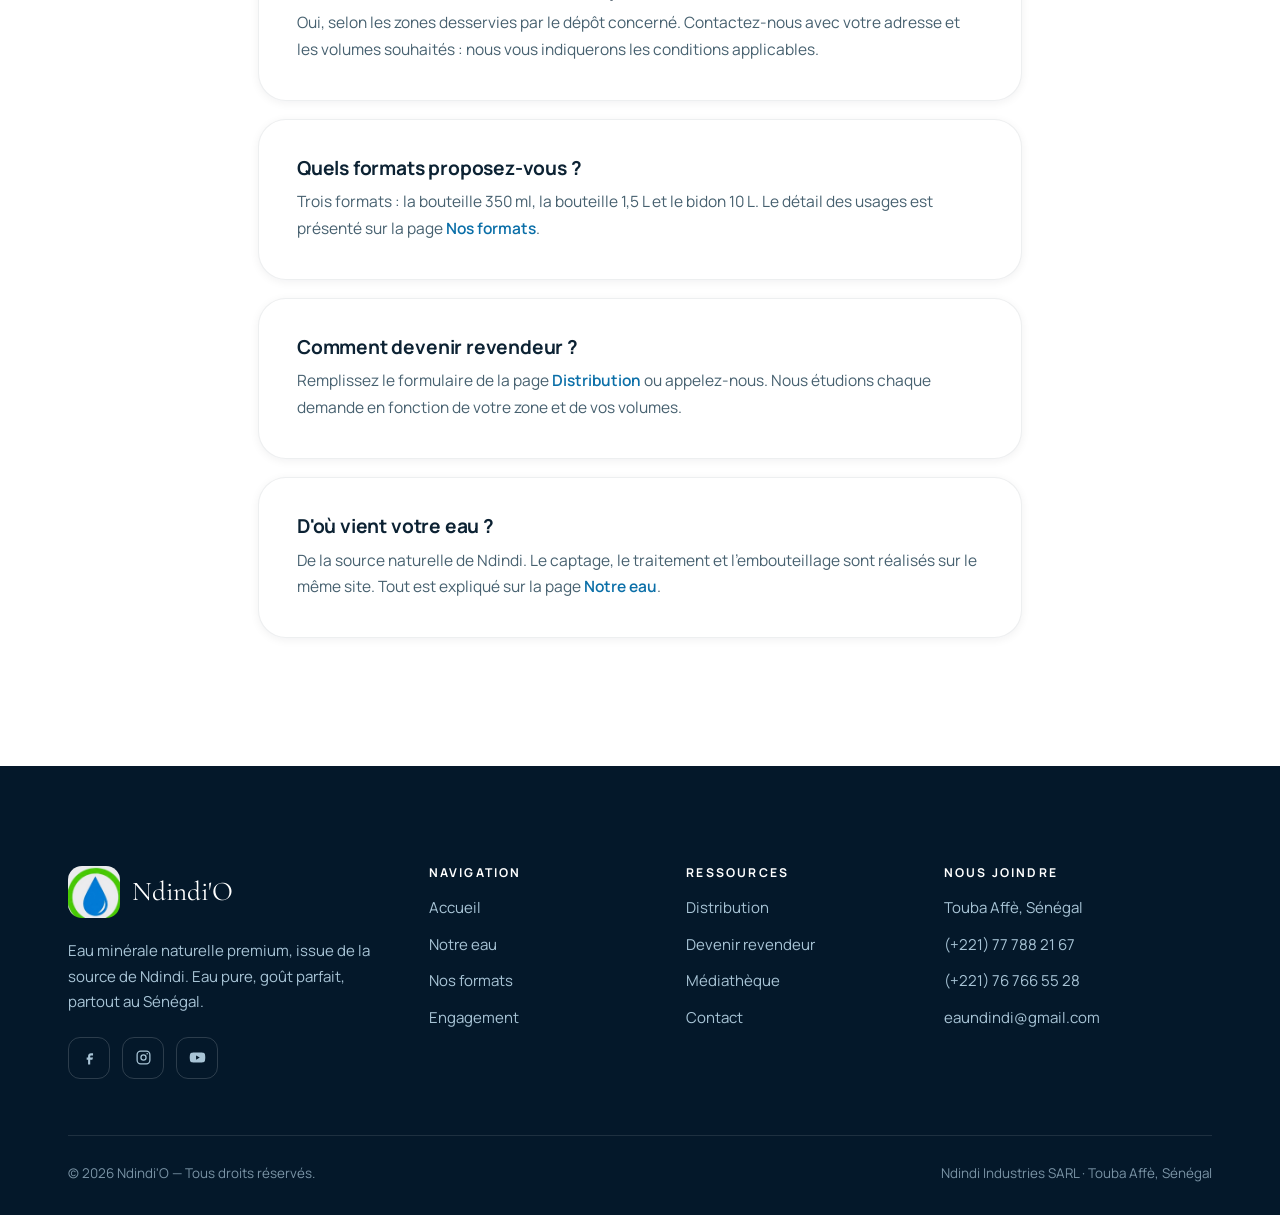
<file: contact.html>
<!DOCTYPE html>
<html lang="fr">
<head>
<meta charset="UTF-8">
<meta name="viewport" content="width=device-width, initial-scale=1">
<title>Contact — Écrivez-nous, appelez-nous | Ndindi'O</title>
<meta name="description" content="Contactez Ndindi'O : téléphone, e-mail et adresses de nos dépôts à Touba et à Dakar. Commandes, partenariats, presse et informations produit.">
<link rel="canonical" href="https://eaundindi.com/contact.html">
<meta property="og:type" content="article">
<meta property="og:locale" content="fr_SN">
<meta property="og:site_name" content="Ndindi'O">
<meta property="og:title" content="Contact — Écrivez-nous, appelez-nous | Ndindi'O">
<meta property="og:description" content="Nos coordonnées, nos dépôts et un formulaire pour nous joindre rapidement.">
<meta property="og:image" content="assets/img/bouteille-mains.jpg">
<meta name="theme-color" content="#04182A">
<link rel="icon" href="assets/img/logo-ndindi.jpg" type="image/jpeg">
<link rel="apple-touch-icon" href="assets/img/logo-ndindi.jpg">
<link rel="preconnect" href="https://fonts.googleapis.com">
<link rel="preconnect" href="https://fonts.gstatic.com" crossorigin>
<link href="https://fonts.googleapis.com/css2?family=Cormorant+Garamond:ital,wght@0,400;0,600;0,700;1,400;1,600&family=Manrope:wght@400;500;600;700;800&display=swap" rel="stylesheet">
<link rel="stylesheet" href="assets/css/style.css">
</head>
<body>

<div class="topbar">
  <div class="container topbar__inner">
    <ul class="topbar__list" style="list-style:none;margin:0;padding:0">
      <li><a href="contact.html"><svg viewBox="0 0 24 24" fill="none" stroke="currentColor" stroke-width="1.8"><path d="M12 21s7-5.6 7-11a7 7 0 1 0-14 0c0 5.4 7 11 7 11z"/><circle cx="12" cy="10" r="2.6"/></svg> Touba Affè, Sénégal</a></li>
      <li><a href="tel:+221777882167"><svg viewBox="0 0 24 24" fill="none" stroke="currentColor" stroke-width="1.8"><path d="M22 16.9v3a2 2 0 0 1-2.2 2 19.8 19.8 0 0 1-8.6-3.1 19.5 19.5 0 0 1-6-6A19.8 19.8 0 0 1 2.1 4.2 2 2 0 0 1 4.1 2h3a2 2 0 0 1 2 1.7c.1 1 .4 1.9.7 2.8a2 2 0 0 1-.5 2.1L8.1 9.9a16 16 0 0 0 6 6l1.3-1.2a2 2 0 0 1 2.1-.5c.9.3 1.8.6 2.8.7a2 2 0 0 1 1.7 2z"/></svg> (+221) 77 788 21 67</a></li>
      <li><a href="mailto:eaundindi@gmail.com"><svg viewBox="0 0 24 24" fill="none" stroke="currentColor" stroke-width="1.8"><rect x="2.5" y="4.5" width="19" height="15" rx="2.5"/><path d="m3 7 9 6 9-6"/></svg> eaundindi@gmail.com</a></li>
    </ul>
    <div class="topbar__social">
      <a href="https://web.facebook.com/profile.php?id=61568722525797" target="_blank" rel="noopener" aria-label="Facebook"><svg viewBox="0 0 24 24" fill="currentColor"><path d="M14 9h3V6h-3c-2.2 0-4 1.8-4 4v2H8v3h2v7h3v-7h3l1-3h-4v-2c0-.6.4-1 1-1z"/></svg></a>
      <a href="https://www.instagram.com/eaundindi/" target="_blank" rel="noopener" aria-label="Instagram"><svg viewBox="0 0 24 24" fill="none" stroke="currentColor" stroke-width="1.8"><rect x="3" y="3" width="18" height="18" rx="5"/><circle cx="12" cy="12" r="3.6"/><circle cx="17.2" cy="6.8" r="1.1" fill="currentColor" stroke="none"/></svg></a>
      <a href="https://www.youtube.com/@EauNDINDI/videos" target="_blank" rel="noopener" aria-label="YouTube"><svg viewBox="0 0 24 24" fill="currentColor"><path d="M22.5 7.5a3 3 0 0 0-2.1-2.1C18.6 5 12 5 12 5s-6.6 0-8.4.4A3 3 0 0 0 1.5 7.5 31 31 0 0 0 1 12a31 31 0 0 0 .5 4.5 3 3 0 0 0 2.1 2.1C5.4 19 12 19 12 19s6.6 0 8.4-.4a3 3 0 0 0 2.1-2.1A31 31 0 0 0 23 12a31 31 0 0 0-.5-4.5zM10 15V9l5.2 3z"/></svg></a>
    </div>
  </div>
</div>

<header class="site-header">
  <nav class="container nav" aria-label="Navigation principale">
    <a class="brand" href="index.html">
      <img src="assets/img/logo-ndindi.jpg" alt="Logo Ndindi'O">
      <span><span class="brand__name">Ndindi'O</span><span class="brand__tag">Eau pure, goût parfait</span></span>
    </a>
    <div class="nav__links">
      <a href="index.html">Accueil</a>
      <a href="notre-eau.html">Notre eau</a>
      <a href="nos-formats.html">Nos formats</a>
      <a href="engagement.html">Engagement</a>
      <a href="distribution.html">Distribution</a>
      <a href="mediatheque.html">Médiathèque</a>
      <a href="contact.html" aria-current="page">Contact</a>
      <a class="nav__mobile-cta" href="distribution.html#partenaire">Devenir partenaire</a>
    </div>
    <div class="nav__cta">
      <a class="btn btn--primary" href="distribution.html#partenaire">Devenir partenaire</a>
      <button class="burger" aria-label="Ouvrir le menu" aria-expanded="false"><span></span><span></span><span></span></button>
    </div>
  </nav>
</header>

<main>

<section class="pagehead">
  <div class="pagehead__media"><img src="assets/img/bouteille-mains.jpg" alt=""></div>
  <div class="container">
    <p class="crumbs"><a href="index.html">Accueil</a><span>/</span>Contact</p>
    <span class="kicker">Nous joindre</span>
    <h1>Parlons-en</h1>
    <p>Une commande, un partenariat, une question sur notre eau&nbsp;? Notre équipe répond aux particuliers comme aux professionnels.</p>
  </div>
</section>

<!-- ================= COORDONNÉES + FORM ================= -->
<section class="section section--dark">
  <div class="container split split--wide-right" style="align-items:flex-start">

    <div class="reveal">
      <span class="kicker">Coordonnées</span>
      <h2>Le plus direct reste le téléphone</h2>
      <p class="lead">Pour une commande urgente ou une livraison, appelez-nous&nbsp;: vous serez servi plus vite qu'avec un e-mail.</p>

      <div style="margin-top:2rem">
        <div class="info-tile">
          <div class="info-tile__ic"><svg viewBox="0 0 24 24" fill="none" stroke="currentColor" stroke-width="1.8"><path d="M22 16.9v3a2 2 0 0 1-2.2 2 19.8 19.8 0 0 1-8.6-3.1 19.5 19.5 0 0 1-6-6A19.8 19.8 0 0 1 2.1 4.2 2 2 0 0 1 4.1 2h3a2 2 0 0 1 2 1.7c.1 1 .4 1.9.7 2.8a2 2 0 0 1-.5 2.1L8.1 9.9a16 16 0 0 0 6 6l1.3-1.2a2 2 0 0 1 2.1-.5c.9.3 1.8.6 2.8.7a2 2 0 0 1 1.7 2z"/></svg></div>
          <div>
            <h4>Téléphone</h4>
            <p><a href="tel:+221777882167">(+221) 77 788 21 67</a><br><a href="tel:+221767665528">(+221) 76 766 55 28</a></p>
          </div>
        </div>

        <div class="info-tile">
          <div class="info-tile__ic"><svg viewBox="0 0 24 24" fill="none" stroke="currentColor" stroke-width="1.8"><rect x="2.5" y="4.5" width="19" height="15" rx="2.5"/><path d="m3 7 9 6 9-6"/></svg></div>
          <div>
            <h4>E-mail</h4>
            <p><a href="mailto:eaundindi@gmail.com">eaundindi@gmail.com</a></p>
          </div>
        </div>

        <div class="info-tile">
          <div class="info-tile__ic"><svg viewBox="0 0 24 24" fill="none" stroke="currentColor" stroke-width="1.8"><path d="M12 21s7-5.6 7-11a7 7 0 1 0-14 0c0 5.4 7 11 7 11z"/><circle cx="12" cy="10" r="2.6"/></svg></div>
          <div>
            <h4>Adresse</h4>
            <p>Touba Affè — Sénégal</p>
          </div>
        </div>

        <div class="info-tile">
          <div class="info-tile__ic"><svg viewBox="0 0 24 24" fill="none" stroke="currentColor" stroke-width="1.8"><circle cx="12" cy="12" r="9"/><path d="M12 7v5l3.2 2"/></svg></div>
          <div>
            <h4>Réseaux sociaux</h4>
            <p>
              <a href="https://web.facebook.com/profile.php?id=61568722525797" target="_blank" rel="noopener">Facebook</a> ·
              <a href="https://www.instagram.com/eaundindi/" target="_blank" rel="noopener">Instagram</a> ·
              <a href="https://www.youtube.com/@EauNDINDI/videos" target="_blank" rel="noopener">YouTube</a>
            </p>
          </div>
        </div>
      </div>
    </div>

    <div class="card card--dark reveal" data-delay="1" id="formulaire">
      <h3>Envoyez-nous un message</h3>
      <p style="margin-bottom:1.6rem">Remplissez ce formulaire&nbsp;: nous vous répondons dans les meilleurs délais.</p>
      <form class="form" data-mailto="eaundindi@gmail.com" novalidate>
        <div class="form__row">
          <div class="field">
            <label for="c-nom">Votre nom</label>
            <input id="c-nom" name="nom" type="text" required>
          </div>
          <div class="field">
            <label for="c-org">Votre organisation</label>
            <input id="c-org" name="organisation" type="text">
          </div>
        </div>
        <div class="form__row">
          <div class="field">
            <label for="c-email">Votre e-mail</label>
            <input id="c-email" name="email" type="email" required>
          </div>
          <div class="field">
            <label for="c-tel">Votre téléphone</label>
            <input id="c-tel" name="tel" type="tel">
          </div>
        </div>
        <div class="field">
          <label for="c-objet">Objet</label>
          <select id="c-objet" name="objet">
            <option>Commande / livraison</option>
            <option>Devenir revendeur ou dépositaire</option>
            <option>Question sur le produit</option>
            <option>Presse et communication</option>
            <option>Autre</option>
          </select>
        </div>
        <div class="field">
          <label for="c-msg">Votre message</label>
          <textarea id="c-msg" name="message" required></textarea>
        </div>
        <div class="form__alert">Merci&nbsp;! Votre messagerie va s'ouvrir avec le message pré-rempli. Il ne vous reste qu'à l'envoyer.</div>
        <button class="btn btn--primary" type="submit">Envoyer le message
          <svg viewBox="0 0 24 24" fill="none" stroke="currentColor" stroke-width="2"><path d="M5 12h14m-6-6 6 6-6 6"/></svg>
        </button>
        <p class="form__note" style="color:var(--on-dark-soft)">Vous pouvez aussi écrire directement à <a href="mailto:eaundindi@gmail.com" style="color:var(--blue-light)">eaundindi@gmail.com</a>.</p>
      </form>
    </div>

  </div>
</section>

<!-- ================= DÉPÔTS ================= -->
<section class="section section--paper">
  <div class="container">
    <div class="head-block reveal" style="margin-bottom:44px">
      <span class="kicker">Nos dépôts</span>
      <h2>Quatre adresses pour vous servir</h2>
      <p class="lead">Chaque dépôt dispose d'un responsable joignable directement. Appelez celui de votre zone&nbsp;: c'est le chemin le plus court vers votre commande.</p>
    </div>

    <div class="grid grid-2">
      <article class="depot reveal">
        <span class="depot__city">Touba — Siège</span>
        <span class="depot__addr">En face Jummah Serigne Saliou à Dianatou, chez Cheikh Béthio</span>
        <div class="depot__people">
          <span>Mouhamadou Moustapha DIENG — <a href="tel:+221777882167">+221 77 788 21 67</a></span>
          <span>Ahmed LÔ — <a href="tel:+221763458110">+221 76 345 81 10</a></span>
        </div>
      </article>

      <article class="depot reveal" data-delay="1">
        <span class="depot__city">Dakar — Parcelles Assainies</span>
        <span class="depot__addr">Parcelles Assainies, Unité 13</span>
        <div class="depot__people">
          <span>Baye Modou SYLLA — <a href="tel:+221775094409">+221 77 509 44 09</a></span>
        </div>
      </article>

      <article class="depot reveal" data-delay="2">
        <span class="depot__city">Dakar — Grand Yoff</span>
        <span class="depot__addr">HLM Grand Yoff</span>
        <div class="depot__people">
          <span>Serigne Modou Kara GAYE — <a href="tel:+221776944939">+221 77 694 49 39</a></span>
        </div>
      </article>

      <article class="depot reveal" data-delay="3">
        <span class="depot__city">Dakar — Parcelles Assainies</span>
        <span class="depot__addr">Parcelles Assainies, Unité 11</span>
        <div class="depot__people">
          <span>Fatou GUEYE — <a href="tel:+221777827788">+221 77 782 77 88</a></span>
        </div>
      </article>
    </div>
  </div>
</section>

<!-- ================= FAQ ================= -->
<section class="section">
  <div class="container container--narrow">
    <div class="head-block center mx-auto reveal" style="margin-bottom:44px">
      <span class="kicker">Questions fréquentes</span>
      <h2>Vous vous demandez peut-être…</h2>
    </div>
    <div class="grid" style="gap:18px">
      <article class="card reveal">
        <h4>Où puis-je acheter Ndindi'O&nbsp;?</h4>
        <p>Ndindi'O est disponible partout au Sénégal, chez nos revendeurs et directement dans nos quatre dépôts de Touba et de Dakar. Appelez le responsable de votre zone pour connaître le point de vente le plus proche.</p>
      </article>
      <article class="card reveal" data-delay="1">
        <h4>Livrez-vous à domicile ou en entreprise&nbsp;?</h4>
        <p>Oui, selon les zones desservies par le dépôt concerné. Contactez-nous avec votre adresse et les volumes souhaités&nbsp;: nous vous indiquerons les conditions applicables.</p>
      </article>
      <article class="card reveal" data-delay="2">
        <h4>Quels formats proposez-vous&nbsp;?</h4>
        <p>Trois formats&nbsp;: la bouteille 350 ml, la bouteille 1,5 L et le bidon 10 L. Le détail des usages est présenté sur la page <a href="nos-formats.html" style="color:var(--blue-deep);font-weight:600">Nos formats</a>.</p>
      </article>
      <article class="card reveal" data-delay="3">
        <h4>Comment devenir revendeur&nbsp;?</h4>
        <p>Remplissez le formulaire de la page <a href="distribution.html#partenaire" style="color:var(--blue-deep);font-weight:600">Distribution</a> ou appelez-nous. Nous étudions chaque demande en fonction de votre zone et de vos volumes.</p>
      </article>
      <article class="card reveal">
        <h4>D'où vient votre eau&nbsp;?</h4>
        <p>De la source naturelle de Ndindi. Le captage, le traitement et l'embouteillage sont réalisés sur le même site. Tout est expliqué sur la page <a href="notre-eau.html" style="color:var(--blue-deep);font-weight:600">Notre eau</a>.</p>
      </article>
    </div>
  </div>
</section>

</main>

<footer class="site-footer">
  <div class="container">
    <div class="footer-grid">
      <div>
        <div class="footer-brand">
          <img loading="lazy" decoding="async" src="assets/img/logo-ndindi.jpg" alt="Ndindi'O">
          <span>Ndindi'O</span>
        </div>
        <p>Eau minérale naturelle premium, issue de la source de Ndindi. Eau pure, goût parfait, partout au Sénégal.</p>
        <div class="footer-social">
          <a href="https://web.facebook.com/profile.php?id=61568722525797" target="_blank" rel="noopener" aria-label="Facebook"><svg viewBox="0 0 24 24" fill="currentColor"><path d="M14 9h3V6h-3c-2.2 0-4 1.8-4 4v2H8v3h2v7h3v-7h3l1-3h-4v-2c0-.6.4-1 1-1z"/></svg></a>
          <a href="https://www.instagram.com/eaundindi/" target="_blank" rel="noopener" aria-label="Instagram"><svg viewBox="0 0 24 24" fill="none" stroke="currentColor" stroke-width="1.8"><rect x="3" y="3" width="18" height="18" rx="5"/><circle cx="12" cy="12" r="3.6"/><circle cx="17.2" cy="6.8" r="1.1" fill="currentColor" stroke="none"/></svg></a>
          <a href="https://www.youtube.com/@EauNDINDI/videos" target="_blank" rel="noopener" aria-label="YouTube"><svg viewBox="0 0 24 24" fill="currentColor"><path d="M22.5 7.5a3 3 0 0 0-2.1-2.1C18.6 5 12 5 12 5s-6.6 0-8.4.4A3 3 0 0 0 1.5 7.5 31 31 0 0 0 1 12a31 31 0 0 0 .5 4.5 3 3 0 0 0 2.1 2.1C5.4 19 12 19 12 19s6.6 0 8.4-.4a3 3 0 0 0 2.1-2.1A31 31 0 0 0 23 12a31 31 0 0 0-.5-4.5zM10 15V9l5.2 3z"/></svg></a>
        </div>
      </div>
      <div>
        <h4>Navigation</h4>
        <ul>
          <li><a href="index.html">Accueil</a></li>
          <li><a href="notre-eau.html">Notre eau</a></li>
          <li><a href="nos-formats.html">Nos formats</a></li>
          <li><a href="engagement.html">Engagement</a></li>
        </ul>
      </div>
      <div>
        <h4>Ressources</h4>
        <ul>
          <li><a href="distribution.html">Distribution</a></li>
          <li><a href="distribution.html#partenaire">Devenir revendeur</a></li>
          <li><a href="mediatheque.html">Médiathèque</a></li>
          <li><a href="contact.html">Contact</a></li>
        </ul>
      </div>
      <div>
        <h4>Nous joindre</h4>
        <ul>
          <li>Touba Affè, Sénégal</li>
          <li><a href="tel:+221777882167">(+221) 77 788 21 67</a></li>
          <li><a href="tel:+221767665528">(+221) 76 766 55 28</a></li>
          <li><a href="mailto:eaundindi@gmail.com">eaundindi@gmail.com</a></li>
        </ul>
      </div>
    </div>
    <div class="footer-bottom">
      <span>© <span data-year>2026</span> Ndindi'O — Tous droits réservés.</span>
      <span>Ndindi Industries SARL · Touba Affè, Sénégal</span>
    </div>
  </div>
</footer>

<script src="assets/js/main.js"></script>
</body>
</html>
</file>
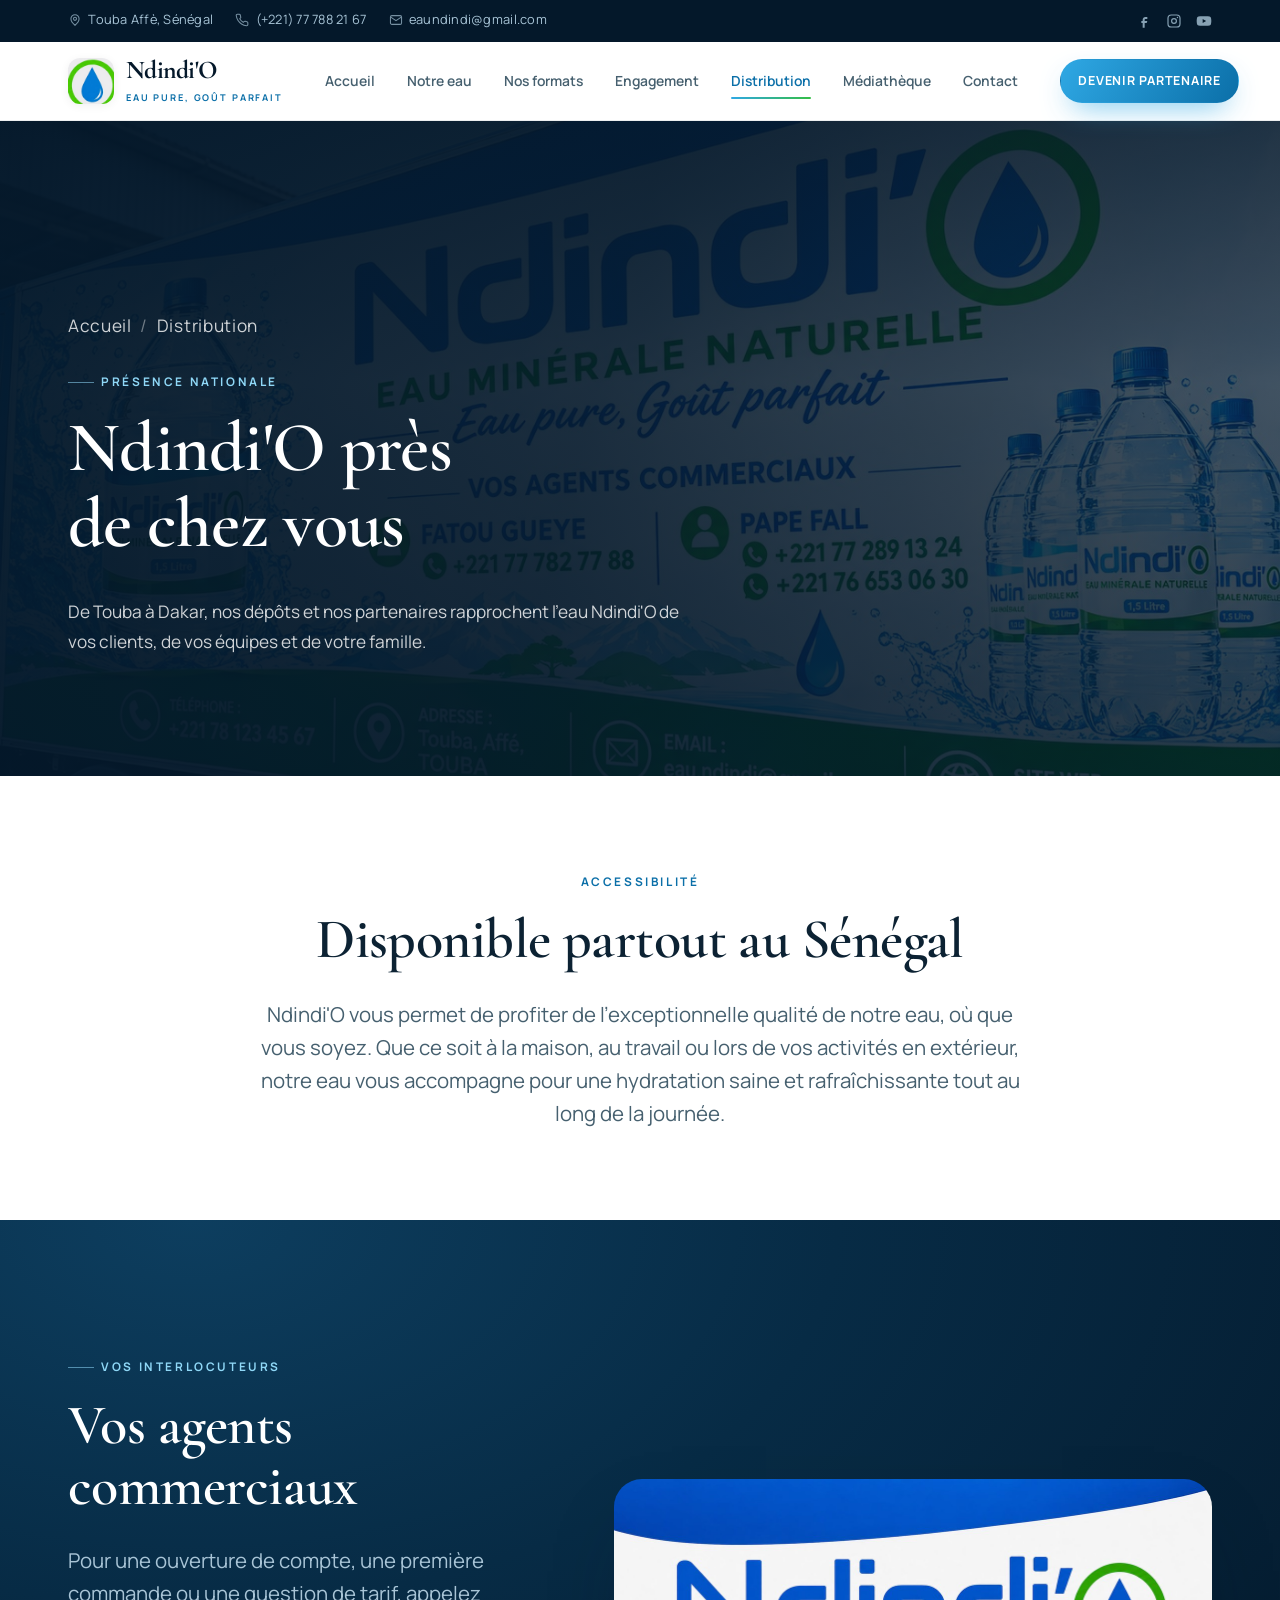
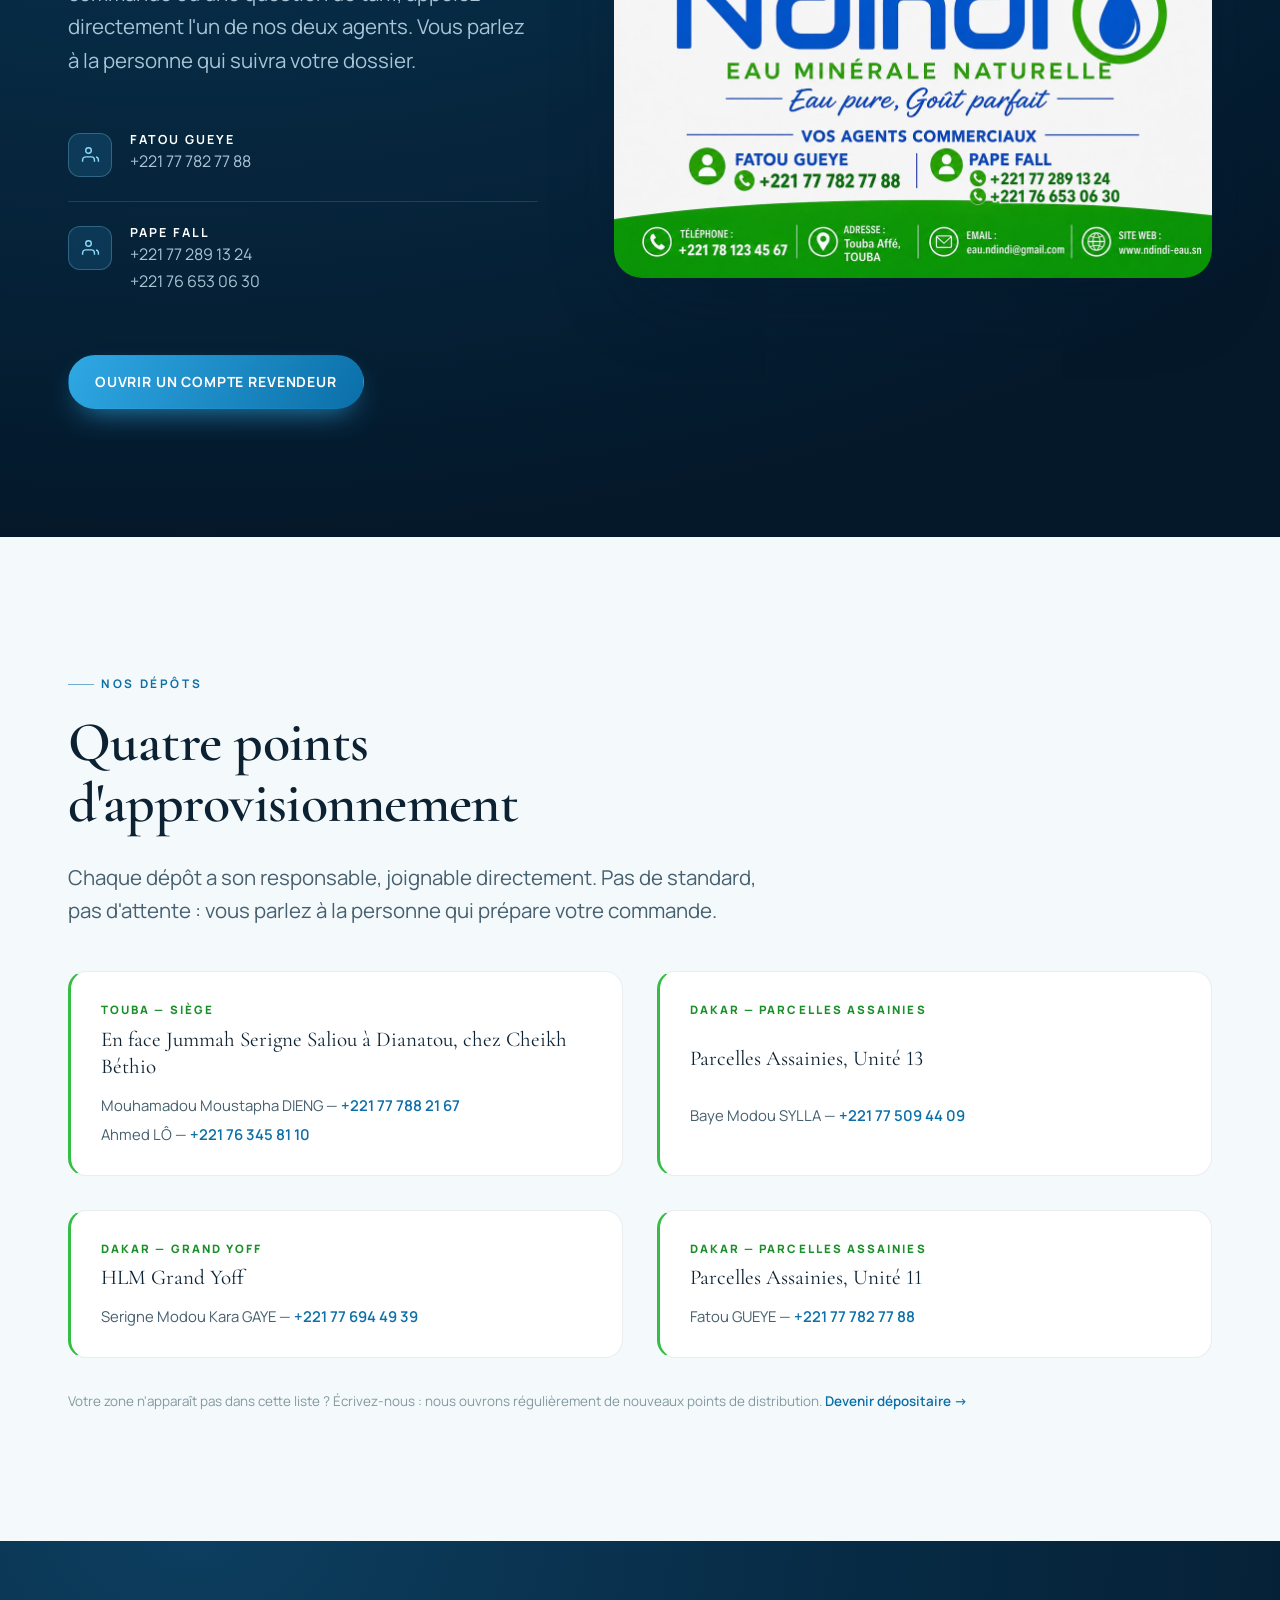
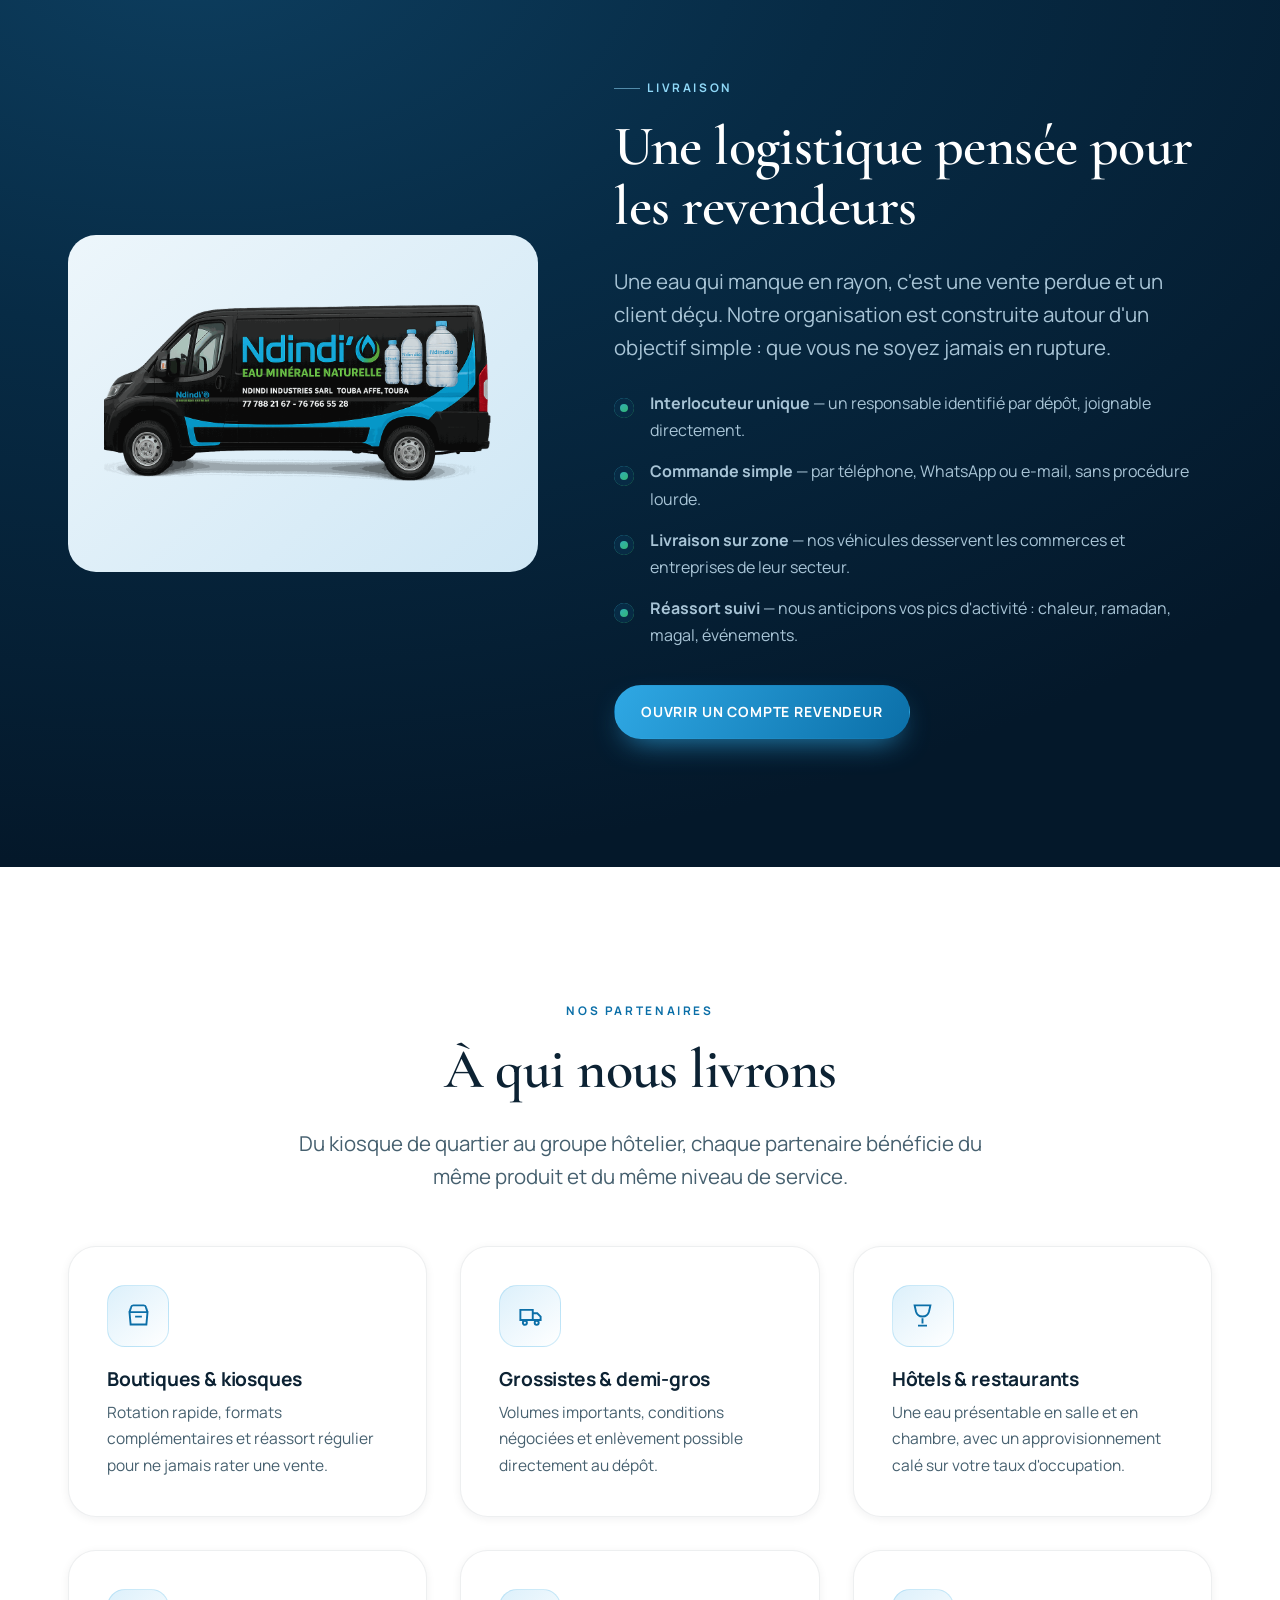
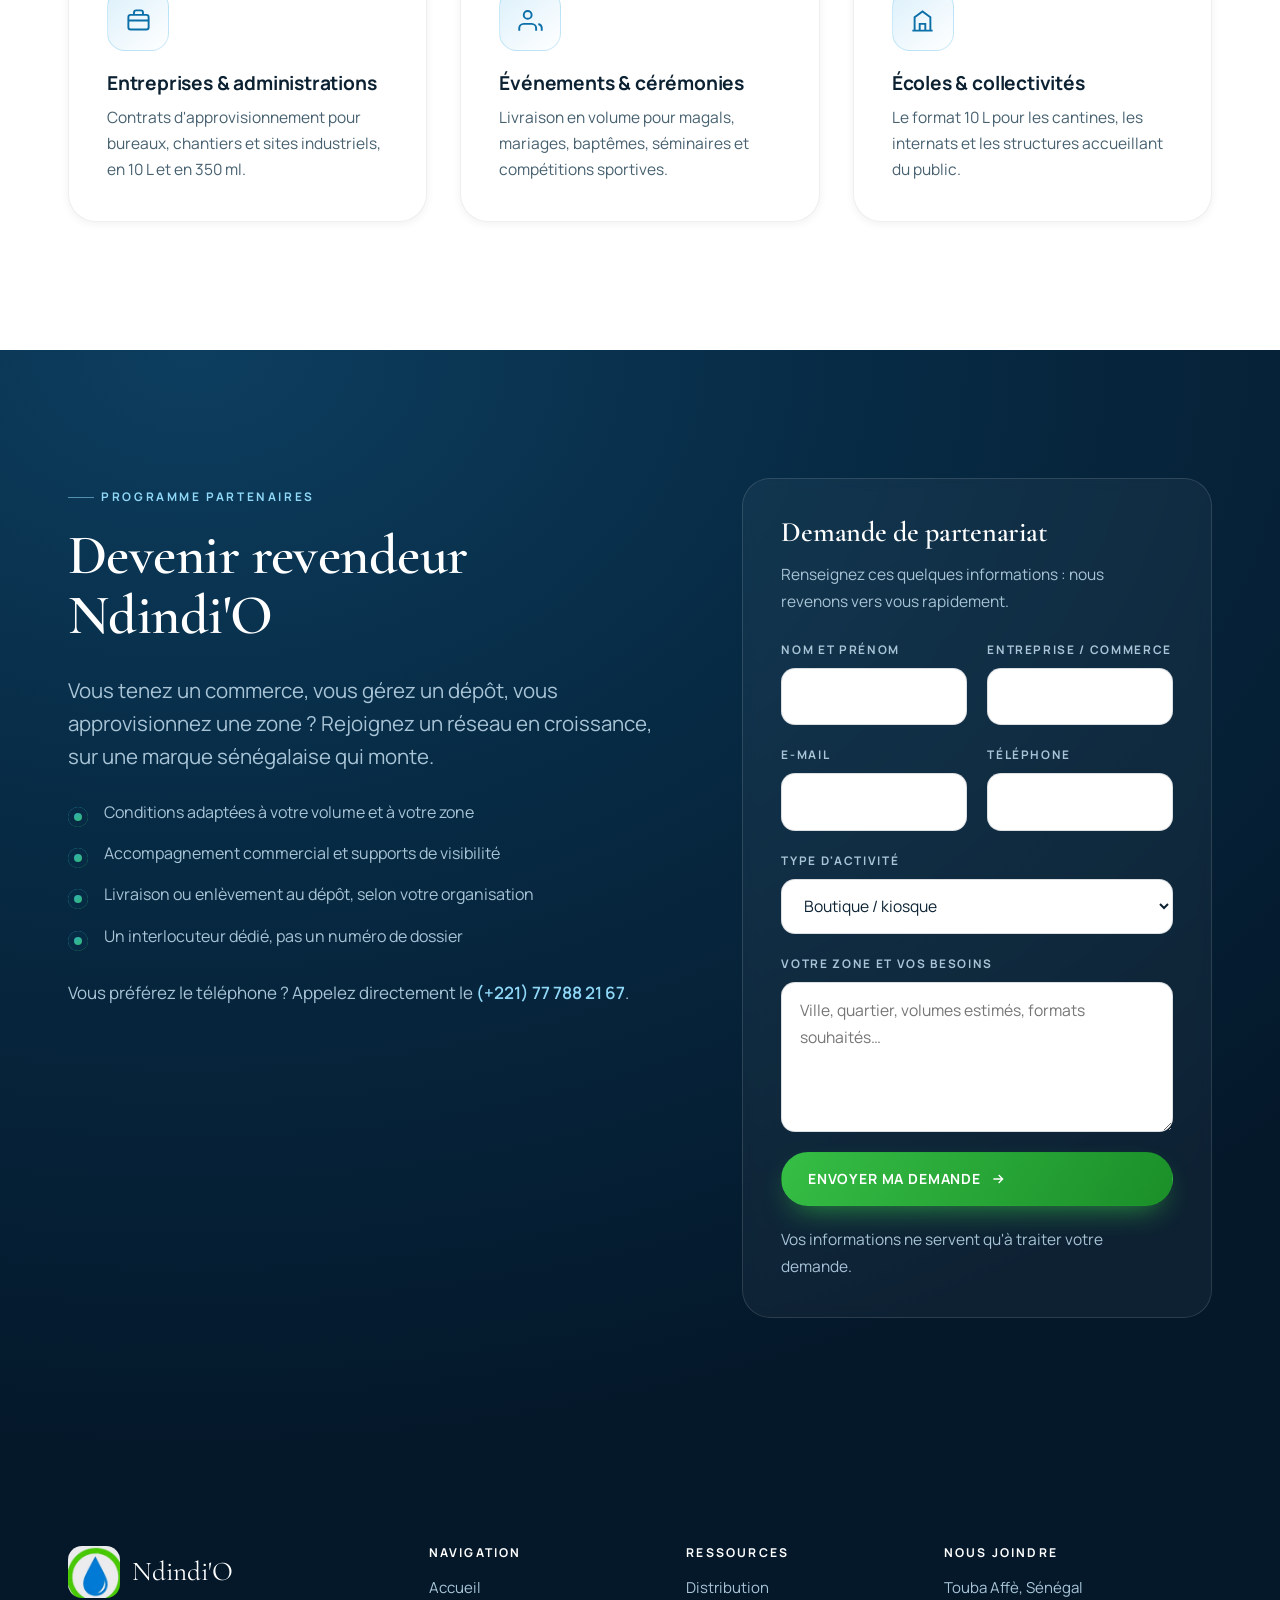
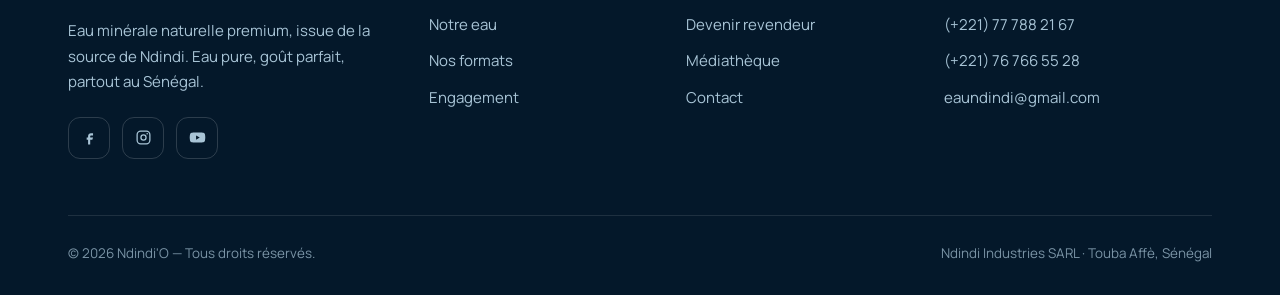
<file: distribution.html>
<!DOCTYPE html>
<html lang="fr">
<head>
<meta charset="UTF-8">
<meta name="viewport" content="width=device-width, initial-scale=1">
<title>Distribution &amp; dépôts — Où trouver Ndindi'O | Ndindi'O</title>
<meta name="description" content="Nos dépôts à Touba et à Dakar (Parcelles Assainies unités 11 et 13, HLM Grand Yoff), nos livraisons et notre programme partenaires pour revendre l'eau Ndindi'O.">
<link rel="canonical" href="https://eaundindi.com/distribution.html">
<meta property="og:type" content="article">
<meta property="og:locale" content="fr_SN">
<meta property="og:site_name" content="Ndindi'O">
<meta property="og:title" content="Distribution &amp; dépôts — Où trouver Ndindi'O">
<meta property="og:description" content="Touba, Parcelles Assainies, HLM Grand Yoff : nos dépôts, nos livraisons et notre programme revendeurs.">
<meta property="og:image" content="assets/img/camion-livraison.jpg">
<meta name="theme-color" content="#04182A">
<link rel="icon" href="assets/img/logo-ndindi.jpg" type="image/jpeg">
<link rel="apple-touch-icon" href="assets/img/logo-ndindi.jpg">
<link rel="preconnect" href="https://fonts.googleapis.com">
<link rel="preconnect" href="https://fonts.gstatic.com" crossorigin>
<link href="https://fonts.googleapis.com/css2?family=Cormorant+Garamond:ital,wght@0,400;0,600;0,700;1,400;1,600&family=Manrope:wght@400;500;600;700;800&display=swap" rel="stylesheet">
<link rel="stylesheet" href="assets/css/style.css">
</head>
<body>

<div class="topbar">
  <div class="container topbar__inner">
    <ul class="topbar__list" style="list-style:none;margin:0;padding:0">
      <li><a href="contact.html"><svg viewBox="0 0 24 24" fill="none" stroke="currentColor" stroke-width="1.8"><path d="M12 21s7-5.6 7-11a7 7 0 1 0-14 0c0 5.4 7 11 7 11z"/><circle cx="12" cy="10" r="2.6"/></svg> Touba Affè, Sénégal</a></li>
      <li><a href="tel:+221777882167"><svg viewBox="0 0 24 24" fill="none" stroke="currentColor" stroke-width="1.8"><path d="M22 16.9v3a2 2 0 0 1-2.2 2 19.8 19.8 0 0 1-8.6-3.1 19.5 19.5 0 0 1-6-6A19.8 19.8 0 0 1 2.1 4.2 2 2 0 0 1 4.1 2h3a2 2 0 0 1 2 1.7c.1 1 .4 1.9.7 2.8a2 2 0 0 1-.5 2.1L8.1 9.9a16 16 0 0 0 6 6l1.3-1.2a2 2 0 0 1 2.1-.5c.9.3 1.8.6 2.8.7a2 2 0 0 1 1.7 2z"/></svg> (+221) 77 788 21 67</a></li>
      <li><a href="mailto:eaundindi@gmail.com"><svg viewBox="0 0 24 24" fill="none" stroke="currentColor" stroke-width="1.8"><rect x="2.5" y="4.5" width="19" height="15" rx="2.5"/><path d="m3 7 9 6 9-6"/></svg> eaundindi@gmail.com</a></li>
    </ul>
    <div class="topbar__social">
      <a href="https://web.facebook.com/profile.php?id=61568722525797" target="_blank" rel="noopener" aria-label="Facebook"><svg viewBox="0 0 24 24" fill="currentColor"><path d="M14 9h3V6h-3c-2.2 0-4 1.8-4 4v2H8v3h2v7h3v-7h3l1-3h-4v-2c0-.6.4-1 1-1z"/></svg></a>
      <a href="https://www.instagram.com/eaundindi/" target="_blank" rel="noopener" aria-label="Instagram"><svg viewBox="0 0 24 24" fill="none" stroke="currentColor" stroke-width="1.8"><rect x="3" y="3" width="18" height="18" rx="5"/><circle cx="12" cy="12" r="3.6"/><circle cx="17.2" cy="6.8" r="1.1" fill="currentColor" stroke="none"/></svg></a>
      <a href="https://www.youtube.com/@EauNDINDI/videos" target="_blank" rel="noopener" aria-label="YouTube"><svg viewBox="0 0 24 24" fill="currentColor"><path d="M22.5 7.5a3 3 0 0 0-2.1-2.1C18.6 5 12 5 12 5s-6.6 0-8.4.4A3 3 0 0 0 1.5 7.5 31 31 0 0 0 1 12a31 31 0 0 0 .5 4.5 3 3 0 0 0 2.1 2.1C5.4 19 12 19 12 19s6.6 0 8.4-.4a3 3 0 0 0 2.1-2.1A31 31 0 0 0 23 12a31 31 0 0 0-.5-4.5zM10 15V9l5.2 3z"/></svg></a>
    </div>
  </div>
</div>

<header class="site-header">
  <nav class="container nav" aria-label="Navigation principale">
    <a class="brand" href="index.html">
      <img src="assets/img/logo-ndindi.jpg" alt="Logo Ndindi'O">
      <span><span class="brand__name">Ndindi'O</span><span class="brand__tag">Eau pure, goût parfait</span></span>
    </a>
    <div class="nav__links">
      <a href="index.html">Accueil</a>
      <a href="notre-eau.html">Notre eau</a>
      <a href="nos-formats.html">Nos formats</a>
      <a href="engagement.html">Engagement</a>
      <a href="distribution.html" aria-current="page">Distribution</a>
      <a href="mediatheque.html">Médiathèque</a>
      <a href="contact.html">Contact</a>
      <a class="nav__mobile-cta" href="distribution.html#partenaire">Devenir partenaire</a>
    </div>
    <div class="nav__cta">
      <a class="btn btn--primary" href="#partenaire">Devenir partenaire</a>
      <button class="burger" aria-label="Ouvrir le menu" aria-expanded="false"><span></span><span></span><span></span></button>
    </div>
  </nav>
</header>

<main>

<section class="pagehead pagehead--dense">
  <div class="pagehead__media"><img src="assets/img/camion-livraison.jpg" alt="" style="object-position:right center"></div>
  <div class="container">
    <p class="crumbs"><a href="index.html">Accueil</a><span>/</span>Distribution</p>
    <span class="kicker">Présence nationale</span>
    <h1>Ndindi'O près<br>de chez vous</h1>
    <p>De Touba à Dakar, nos dépôts et nos partenaires rapprochent l'eau Ndindi'O de vos clients, de vos équipes et de votre famille.</p>
  </div>
</section>

<!-- ================= INTRO ================= -->
<section class="section section--tight">
  <div class="container container--narrow center">
    <span class="kicker reveal">Accessibilité</span>
    <h2 class="reveal">Disponible partout au Sénégal</h2>
    <p class="lead reveal" data-delay="1">Ndindi'O vous permet de profiter de l'exceptionnelle qualité de notre eau, où que vous soyez. Que ce soit à la maison, au travail ou lors de vos activités en extérieur, notre eau vous accompagne pour une hydratation saine et rafraîchissante tout au long de la journée.</p>
  </div>
</section>

<!-- ================= AGENTS COMMERCIAUX ================= -->
<section class="section section--dark" id="agents">
  <div class="container split split--wide-right split--media-last" style="align-items:center">
    <div class="reveal">
      <span class="kicker">Vos interlocuteurs</span>
      <h2>Vos agents commerciaux</h2>
      <p class="lead">Pour une ouverture de compte, une première commande ou une question de tarif, appelez directement l'un de nos deux agents. Vous parlez à la personne qui suivra votre dossier.</p>

      <div style="margin-top:2rem">
        <div class="info-tile">
          <div class="info-tile__ic"><svg viewBox="0 0 24 24" fill="none" stroke="currentColor" stroke-width="1.8"><path d="M17 21v-2a4 4 0 0 0-4-4H6a4 4 0 0 0-4 4v2"/><circle cx="9.5" cy="7" r="3.5"/><path d="M22 21v-2a4 4 0 0 0-3-3.9"/></svg></div>
          <div>
            <h4>Fatou Gueye</h4>
            <p><a href="tel:+221777827788">+221 77 782 77 88</a></p>
          </div>
        </div>
        <div class="info-tile">
          <div class="info-tile__ic"><svg viewBox="0 0 24 24" fill="none" stroke="currentColor" stroke-width="1.8"><path d="M17 21v-2a4 4 0 0 0-4-4H6a4 4 0 0 0-4 4v2"/><circle cx="9.5" cy="7" r="3.5"/><path d="M22 21v-2a4 4 0 0 0-3-3.9"/></svg></div>
          <div>
            <h4>Pape Fall</h4>
            <p><a href="tel:+221772891324">+221 77 289 13 24</a><br><a href="tel:+221766530630">+221 76 653 06 30</a></p>
          </div>
        </div>
      </div>

      <div class="btn-row">
        <a class="btn btn--primary" href="#partenaire">Ouvrir un compte revendeur</a>
      </div>
    </div>

    <div class="split__media reveal" data-delay="1">
      <img loading="lazy" decoding="async" src="assets/img/agents-commerciaux.jpg" alt="Carte des agents commerciaux Ndindi'O : Fatou Gueye et Pape Fall, avec leurs numéros de téléphone">
    </div>
  </div>
</section>

<!-- ================= DÉPÔTS ================= -->
<section class="section section--paper" id="depots">
  <div class="container">
    <div class="head-block reveal" style="margin-bottom:44px">
      <span class="kicker">Nos dépôts</span>
      <h2>Quatre points d'approvisionnement</h2>
      <p class="lead">Chaque dépôt a son responsable, joignable directement. Pas de standard, pas d'attente&nbsp;: vous parlez à la personne qui prépare votre commande.</p>
    </div>

    <div class="grid grid-2">
      <article class="depot reveal">
        <span class="depot__city">Touba — Siège</span>
        <span class="depot__addr">En face Jummah Serigne Saliou à Dianatou, chez Cheikh Béthio</span>
        <div class="depot__people">
          <span>Mouhamadou Moustapha DIENG — <a href="tel:+221777882167">+221 77 788 21 67</a></span>
          <span>Ahmed LÔ — <a href="tel:+221763458110">+221 76 345 81 10</a></span>
        </div>
      </article>

      <article class="depot reveal" data-delay="1">
        <span class="depot__city">Dakar — Parcelles Assainies</span>
        <span class="depot__addr">Parcelles Assainies, Unité 13</span>
        <div class="depot__people">
          <span>Baye Modou SYLLA — <a href="tel:+221775094409">+221 77 509 44 09</a></span>
        </div>
      </article>

      <article class="depot reveal" data-delay="2">
        <span class="depot__city">Dakar — Grand Yoff</span>
        <span class="depot__addr">HLM Grand Yoff</span>
        <div class="depot__people">
          <span>Serigne Modou Kara GAYE — <a href="tel:+221776944939">+221 77 694 49 39</a></span>
        </div>
      </article>

      <article class="depot reveal" data-delay="3">
        <span class="depot__city">Dakar — Parcelles Assainies</span>
        <span class="depot__addr">Parcelles Assainies, Unité 11</span>
        <div class="depot__people">
          <span>Fatou GUEYE — <a href="tel:+221777827788">+221 77 782 77 88</a></span>
        </div>
      </article>
    </div>

    <p class="form__note" style="margin-top:32px">Votre zone n'apparaît pas dans cette liste&nbsp;? Écrivez-nous&nbsp;: nous ouvrons régulièrement de nouveaux points de distribution. <a href="#partenaire" style="color:var(--blue-deep);font-weight:600">Devenir dépositaire →</a></p>
  </div>
</section>

<!-- ================= LOGISTIQUE ================= -->
<section class="section section--dark">
  <div class="container split split--wide-right">
    <div class="split__media reveal" style="background:linear-gradient(140deg,#EDF6FB,#CFE7F5);border-radius:var(--r-l);padding:clamp(20px,3vw,36px)">
      <img src="assets/img/fourgonnette.png" alt="Véhicule de livraison Ndindi'O" style="box-shadow:none;border-radius:0" loading="lazy">
    </div>
    <div class="reveal" data-delay="1">
      <span class="kicker">Livraison</span>
      <h2>Une logistique pensée pour les revendeurs</h2>
      <p class="lead">Une eau qui manque en rayon, c'est une vente perdue et un client déçu. Notre organisation est construite autour d'un objectif simple&nbsp;: que vous ne soyez jamais en rupture.</p>
      <ul class="ticks">
        <li><strong>Interlocuteur unique</strong> — un responsable identifié par dépôt, joignable directement.</li>
        <li><strong>Commande simple</strong> — par téléphone, WhatsApp ou e-mail, sans procédure lourde.</li>
        <li><strong>Livraison sur zone</strong> — nos véhicules desservent les commerces et entreprises de leur secteur.</li>
        <li><strong>Réassort suivi</strong> — nous anticipons vos pics d'activité&nbsp;: chaleur, ramadan, magal, événements.</li>
      </ul>
      <div class="btn-row">
        <a class="btn btn--primary" href="#partenaire">Ouvrir un compte revendeur</a>
      </div>
    </div>
  </div>
</section>

<!-- ================= À QUI ================= -->
<section class="section">
  <div class="container">
    <div class="head-block center mx-auto reveal" style="margin-bottom:52px">
      <span class="kicker">Nos partenaires</span>
      <h2>À qui nous livrons</h2>
      <p class="lead">Du kiosque de quartier au groupe hôtelier, chaque partenaire bénéficie du même produit et du même niveau de service.</p>
    </div>
    <div class="grid grid-3">
      <article class="card reveal">
        <div class="card__icon"><svg viewBox="0 0 24 24" fill="none" stroke="currentColor" stroke-width="1.7"><path d="M4 9h16l-1 11H5zM4 9l1.4-4.4A2 2 0 0 1 7.3 3h9.4a2 2 0 0 1 1.9 1.6L20 9"/><path d="M9 13h6"/></svg></div>
        <h4>Boutiques &amp; kiosques</h4>
        <p>Rotation rapide, formats complémentaires et réassort régulier pour ne jamais rater une vente.</p>
      </article>
      <article class="card reveal" data-delay="1">
        <div class="card__icon"><svg viewBox="0 0 24 24" fill="none" stroke="currentColor" stroke-width="1.7"><path d="M3 7h11v9H3zM14 10h4l3 3v3h-7z"/><circle cx="7" cy="18.5" r="1.8"/><circle cx="17.5" cy="18.5" r="1.8"/></svg></div>
        <h4>Grossistes &amp; demi-gros</h4>
        <p>Volumes importants, conditions négociées et enlèvement possible directement au dépôt.</p>
      </article>
      <article class="card reveal" data-delay="2">
        <div class="card__icon"><svg viewBox="0 0 24 24" fill="none" stroke="currentColor" stroke-width="1.7"><path d="M5 3h14l-1.2 5.4a6 6 0 0 1-11.6 0L5 3zM12 14.4V19M8 21h8"/></svg></div>
        <h4>Hôtels &amp; restaurants</h4>
        <p>Une eau présentable en salle et en chambre, avec un approvisionnement calé sur votre taux d'occupation.</p>
      </article>
      <article class="card reveal">
        <div class="card__icon"><svg viewBox="0 0 24 24" fill="none" stroke="currentColor" stroke-width="1.7"><rect x="3" y="7" width="18" height="13" rx="2"/><path d="M8 7V5a2 2 0 0 1 2-2h4a2 2 0 0 1 2 2v2M3 12h18"/></svg></div>
        <h4>Entreprises &amp; administrations</h4>
        <p>Contrats d'approvisionnement pour bureaux, chantiers et sites industriels, en 10 L et en 350 ml.</p>
      </article>
      <article class="card reveal" data-delay="1">
        <div class="card__icon"><svg viewBox="0 0 24 24" fill="none" stroke="currentColor" stroke-width="1.7"><path d="M17 21v-2a4 4 0 0 0-4-4H6a4 4 0 0 0-4 4v2"/><circle cx="9.5" cy="7" r="3.5"/><path d="M22 21v-2a4 4 0 0 0-3-3.9"/></svg></div>
        <h4>Événements &amp; cérémonies</h4>
        <p>Livraison en volume pour magals, mariages, baptêmes, séminaires et compétitions sportives.</p>
      </article>
      <article class="card reveal" data-delay="2">
        <div class="card__icon"><svg viewBox="0 0 24 24" fill="none" stroke="currentColor" stroke-width="1.7"><path d="M3 21h18M5 21V9l7-5 7 5v12M9.5 21v-6h5v6"/></svg></div>
        <h4>Écoles &amp; collectivités</h4>
        <p>Le format 10 L pour les cantines, les internats et les structures accueillant du public.</p>
      </article>
    </div>
  </div>
</section>

<!-- ================= DEVENIR PARTENAIRE ================= -->
<section class="section section--dark" id="partenaire">
  <div class="container split split--wide-left" style="align-items:flex-start">
    <div class="reveal">
      <span class="kicker">Programme partenaires</span>
      <h2>Devenir revendeur Ndindi'O</h2>
      <p class="lead">Vous tenez un commerce, vous gérez un dépôt, vous approvisionnez une zone&nbsp;? Rejoignez un réseau en croissance, sur une marque sénégalaise qui monte.</p>
      <ul class="ticks">
        <li>Conditions adaptées à votre volume et à votre zone</li>
        <li>Accompagnement commercial et supports de visibilité</li>
        <li>Livraison ou enlèvement au dépôt, selon votre organisation</li>
        <li>Un interlocuteur dédié, pas un numéro de dossier</li>
      </ul>
      <p style="margin-top:1.8rem">Vous préférez le téléphone&nbsp;? Appelez directement le <a href="tel:+221777882167" style="color:var(--blue-light);font-weight:600">(+221) 77 788 21 67</a>.</p>
    </div>

    <div class="card card--dark reveal" data-delay="1">
      <h3>Demande de partenariat</h3>
      <p style="margin-bottom:1.6rem">Renseignez ces quelques informations&nbsp;: nous revenons vers vous rapidement.</p>
      <form class="form" data-mailto="eaundindi@gmail.com" novalidate>
        <div class="form__row">
          <div class="field">
            <label for="p-nom">Nom et prénom</label>
            <input id="p-nom" name="nom" type="text" required>
          </div>
          <div class="field">
            <label for="p-org">Entreprise / commerce</label>
            <input id="p-org" name="organisation" type="text">
          </div>
        </div>
        <div class="form__row">
          <div class="field">
            <label for="p-email">E-mail</label>
            <input id="p-email" name="email" type="email" required>
          </div>
          <div class="field">
            <label for="p-tel">Téléphone</label>
            <input id="p-tel" name="tel" type="tel" required>
          </div>
        </div>
        <div class="field">
          <label for="p-objet">Type d'activité</label>
          <select id="p-objet" name="objet">
            <option>Boutique / kiosque</option>
            <option>Grossiste / demi-gros</option>
            <option>Hôtel / restaurant</option>
            <option>Entreprise / administration</option>
            <option>Événementiel</option>
            <option>Autre</option>
          </select>
        </div>
        <div class="field">
          <label for="p-msg">Votre zone et vos besoins</label>
          <textarea id="p-msg" name="message" placeholder="Ville, quartier, volumes estimés, formats souhaités…"></textarea>
        </div>
        <div class="form__alert">Merci&nbsp;! Votre messagerie va s'ouvrir avec le message pré-rempli. Il ne vous reste qu'à l'envoyer.</div>
        <button class="btn btn--green" type="submit">Envoyer ma demande
          <svg viewBox="0 0 24 24" fill="none" stroke="currentColor" stroke-width="2"><path d="M5 12h14m-6-6 6 6-6 6"/></svg>
        </button>
        <p class="form__note" style="color:var(--on-dark-soft)">Vos informations ne servent qu'à traiter votre demande.</p>
      </form>
    </div>
  </div>
</section>

</main>

<footer class="site-footer">
  <div class="container">
    <div class="footer-grid">
      <div>
        <div class="footer-brand">
          <img loading="lazy" decoding="async" src="assets/img/logo-ndindi.jpg" alt="Ndindi'O">
          <span>Ndindi'O</span>
        </div>
        <p>Eau minérale naturelle premium, issue de la source de Ndindi. Eau pure, goût parfait, partout au Sénégal.</p>
        <div class="footer-social">
          <a href="https://web.facebook.com/profile.php?id=61568722525797" target="_blank" rel="noopener" aria-label="Facebook"><svg viewBox="0 0 24 24" fill="currentColor"><path d="M14 9h3V6h-3c-2.2 0-4 1.8-4 4v2H8v3h2v7h3v-7h3l1-3h-4v-2c0-.6.4-1 1-1z"/></svg></a>
          <a href="https://www.instagram.com/eaundindi/" target="_blank" rel="noopener" aria-label="Instagram"><svg viewBox="0 0 24 24" fill="none" stroke="currentColor" stroke-width="1.8"><rect x="3" y="3" width="18" height="18" rx="5"/><circle cx="12" cy="12" r="3.6"/><circle cx="17.2" cy="6.8" r="1.1" fill="currentColor" stroke="none"/></svg></a>
          <a href="https://www.youtube.com/@EauNDINDI/videos" target="_blank" rel="noopener" aria-label="YouTube"><svg viewBox="0 0 24 24" fill="currentColor"><path d="M22.5 7.5a3 3 0 0 0-2.1-2.1C18.6 5 12 5 12 5s-6.6 0-8.4.4A3 3 0 0 0 1.5 7.5 31 31 0 0 0 1 12a31 31 0 0 0 .5 4.5 3 3 0 0 0 2.1 2.1C5.4 19 12 19 12 19s6.6 0 8.4-.4a3 3 0 0 0 2.1-2.1A31 31 0 0 0 23 12a31 31 0 0 0-.5-4.5zM10 15V9l5.2 3z"/></svg></a>
        </div>
      </div>
      <div>
        <h4>Navigation</h4>
        <ul>
          <li><a href="index.html">Accueil</a></li>
          <li><a href="notre-eau.html">Notre eau</a></li>
          <li><a href="nos-formats.html">Nos formats</a></li>
          <li><a href="engagement.html">Engagement</a></li>
        </ul>
      </div>
      <div>
        <h4>Ressources</h4>
        <ul>
          <li><a href="distribution.html">Distribution</a></li>
          <li><a href="distribution.html#partenaire">Devenir revendeur</a></li>
          <li><a href="mediatheque.html">Médiathèque</a></li>
          <li><a href="contact.html">Contact</a></li>
        </ul>
      </div>
      <div>
        <h4>Nous joindre</h4>
        <ul>
          <li>Touba Affè, Sénégal</li>
          <li><a href="tel:+221777882167">(+221) 77 788 21 67</a></li>
          <li><a href="tel:+221767665528">(+221) 76 766 55 28</a></li>
          <li><a href="mailto:eaundindi@gmail.com">eaundindi@gmail.com</a></li>
        </ul>
      </div>
    </div>
    <div class="footer-bottom">
      <span>© <span data-year>2026</span> Ndindi'O — Tous droits réservés.</span>
      <span>Ndindi Industries SARL · Touba Affè, Sénégal</span>
    </div>
  </div>
</footer>

<script src="assets/js/main.js"></script>
</body>
</html>
</file>
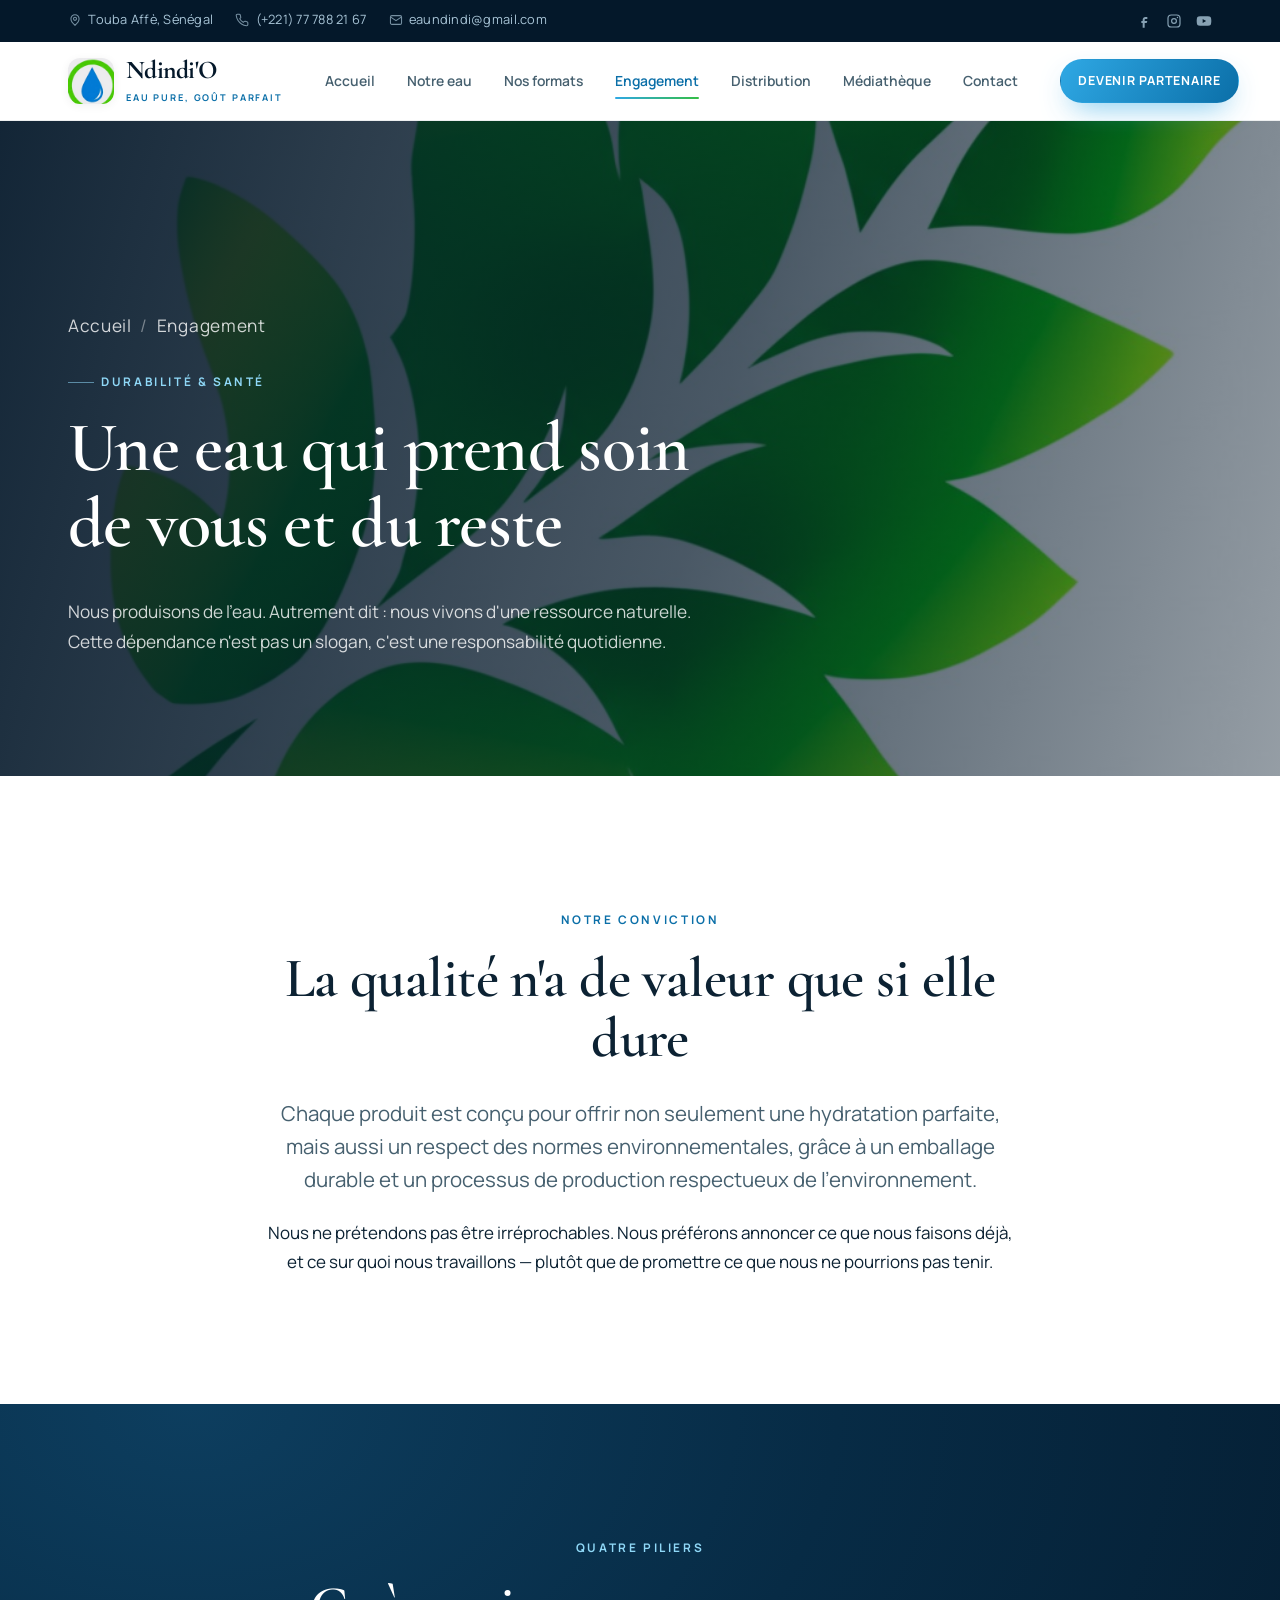
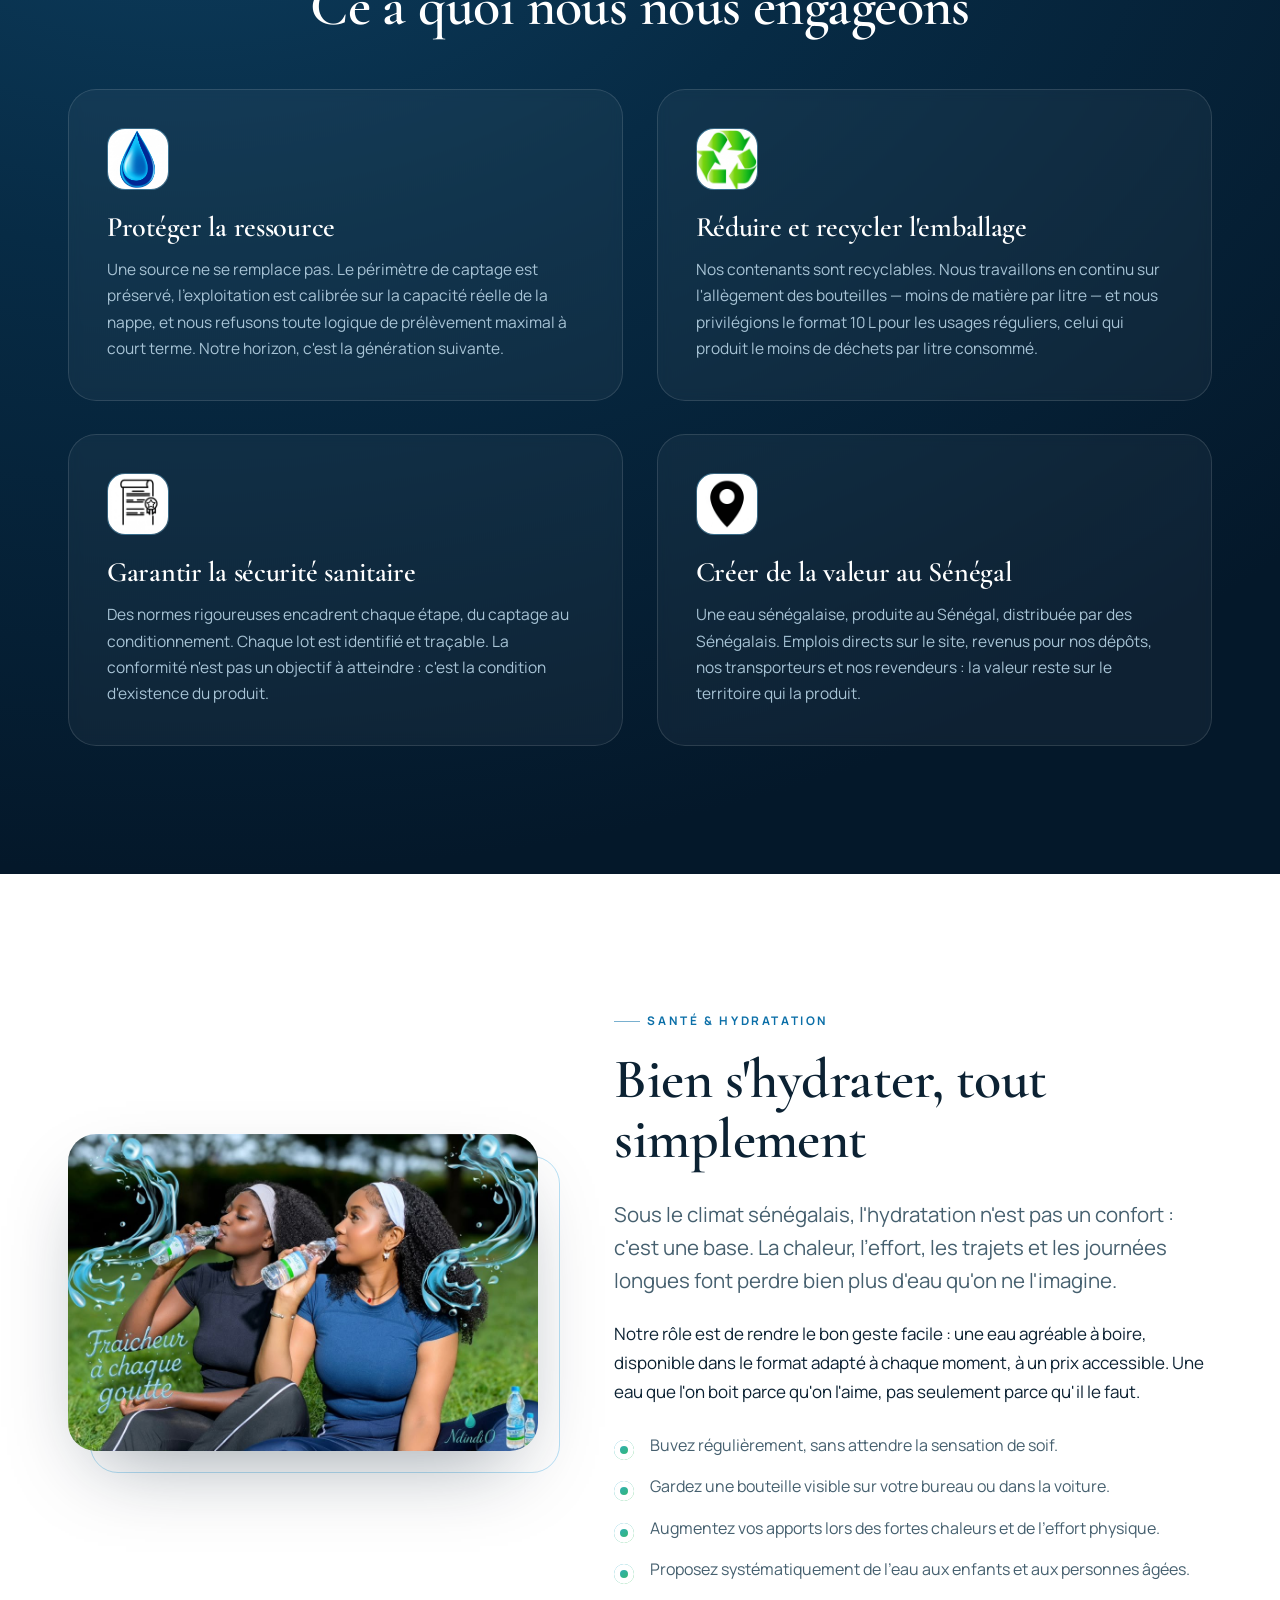
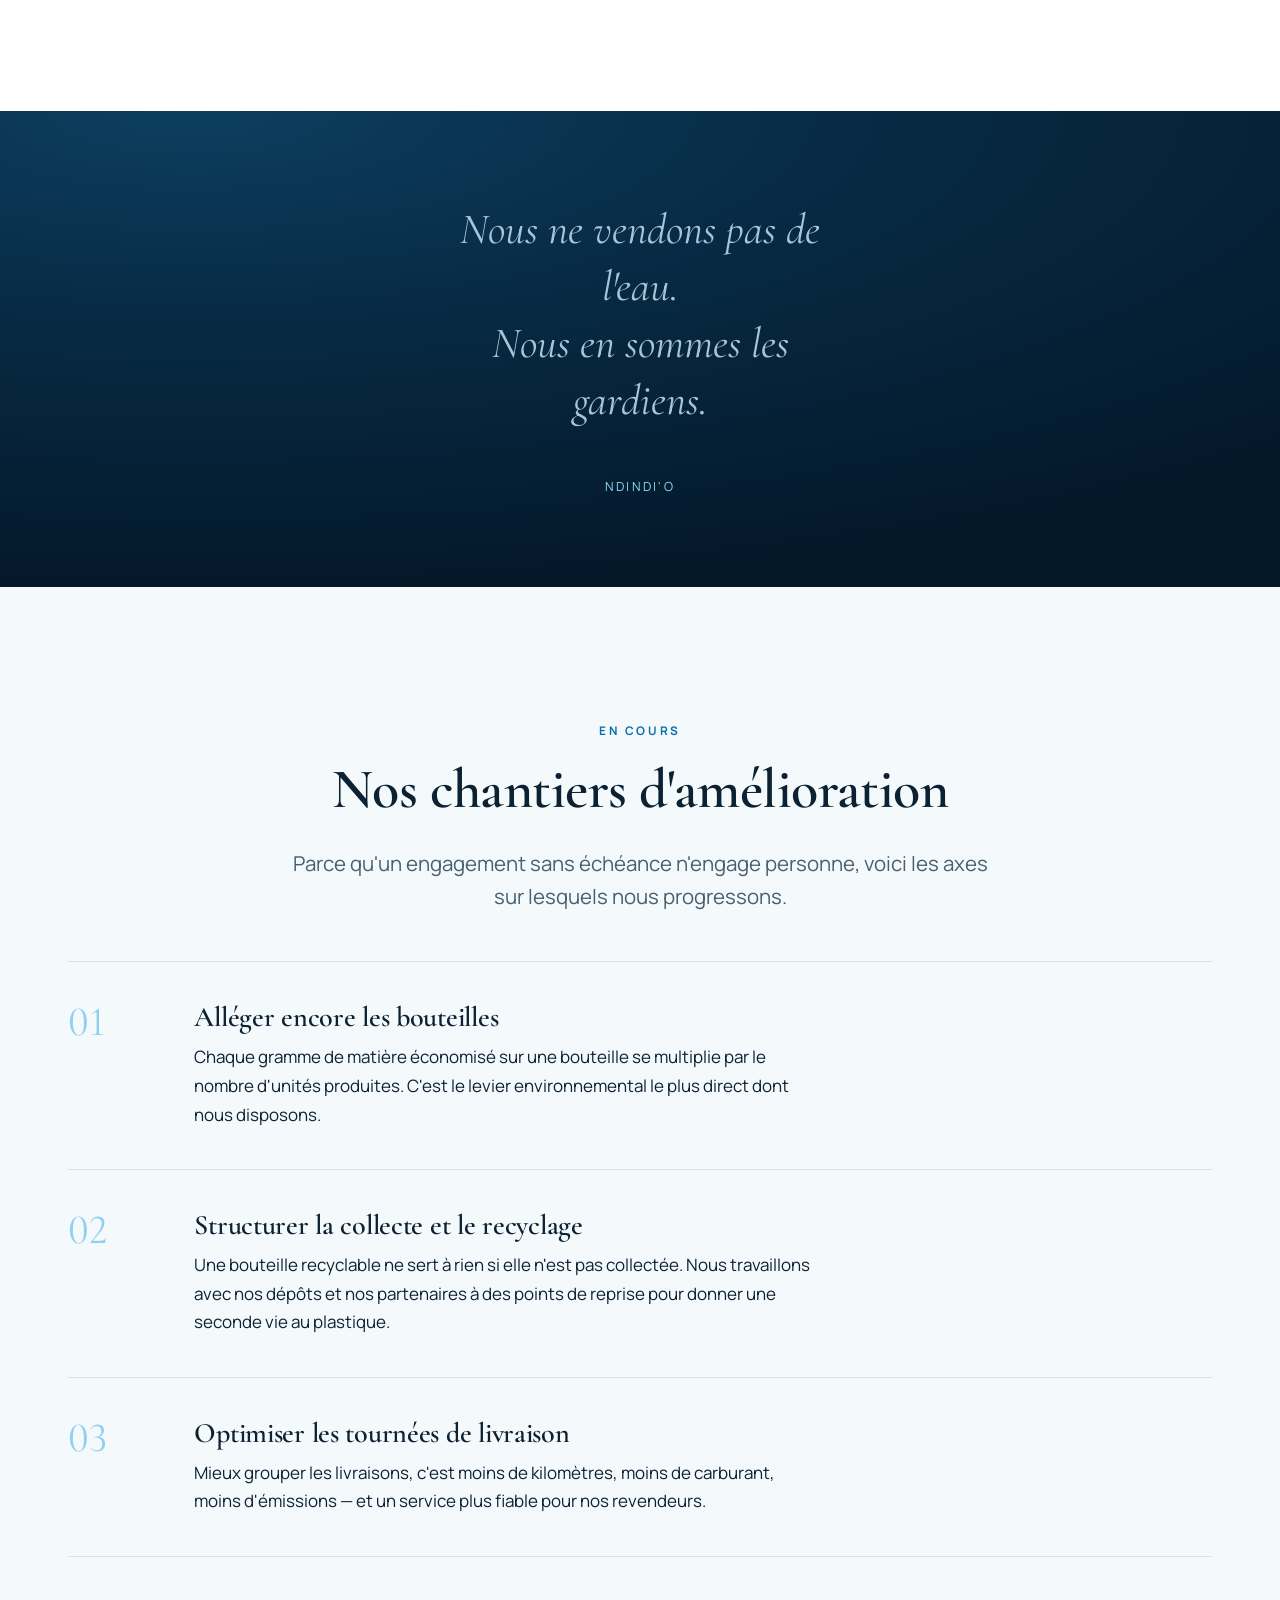
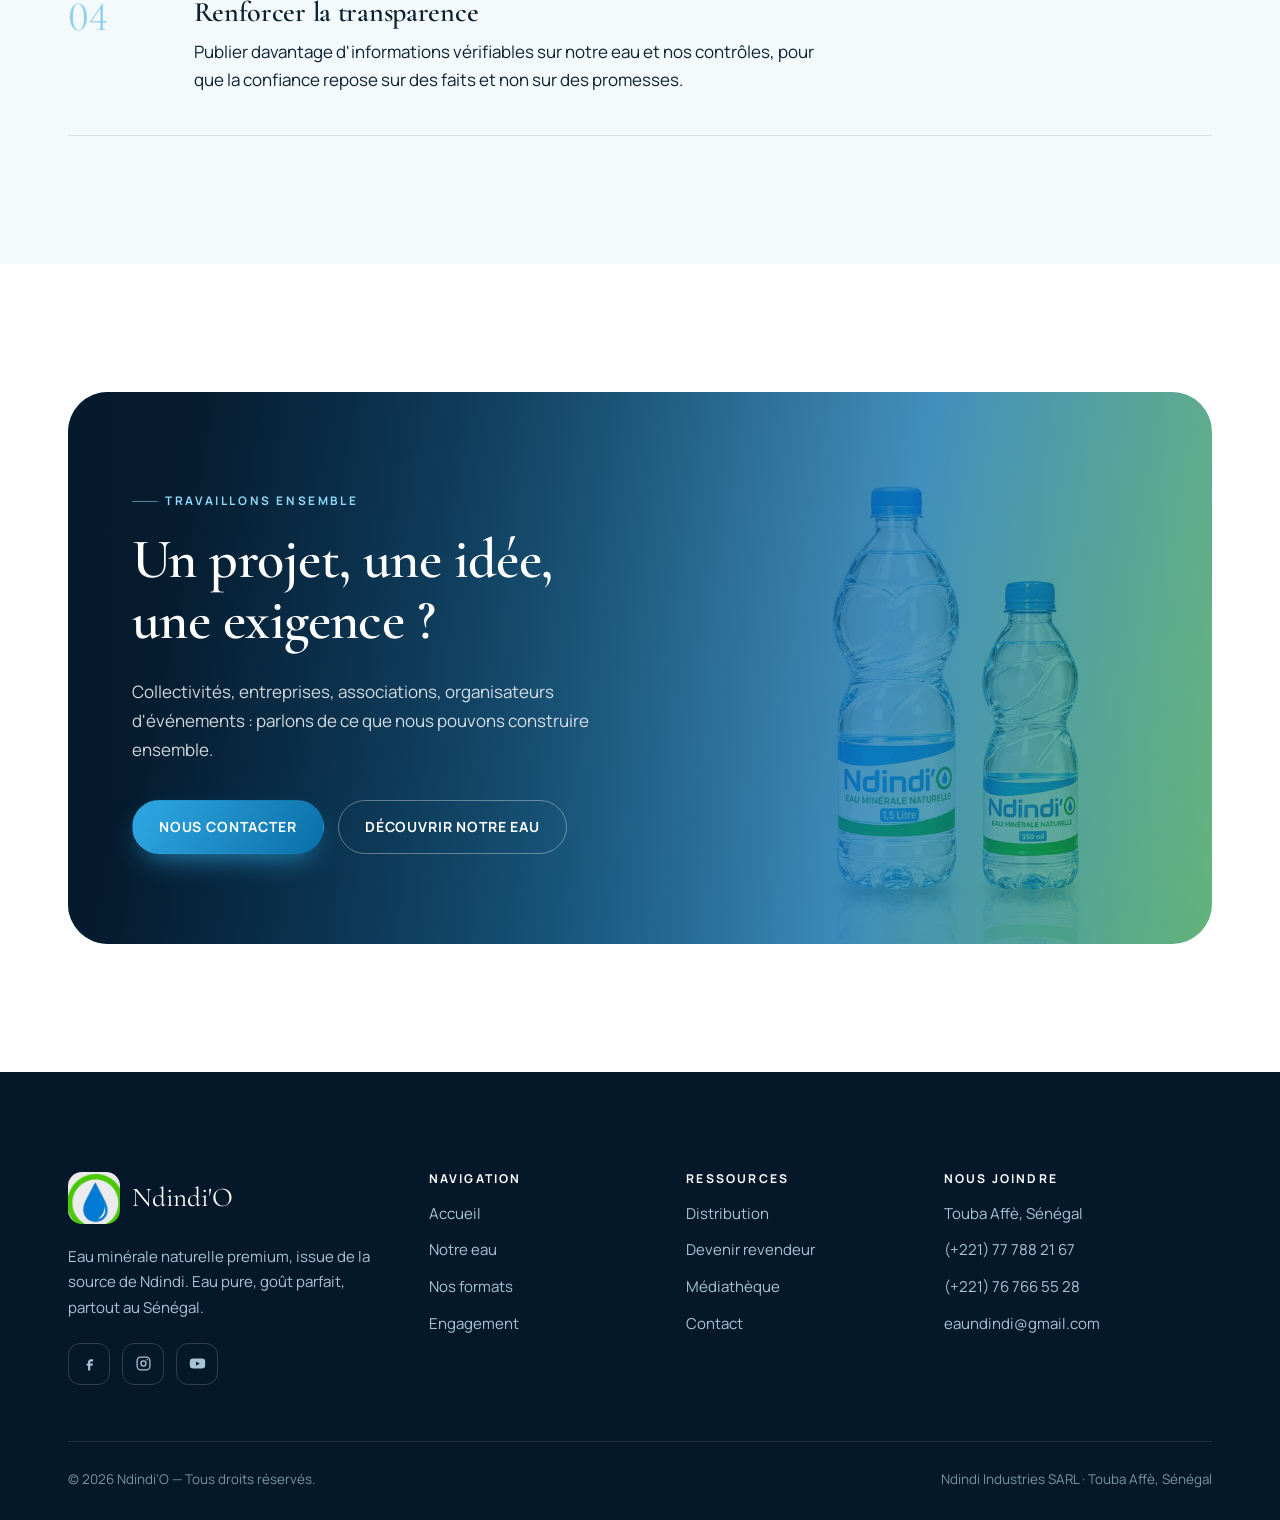
<file: engagement.html>
<!DOCTYPE html>
<html lang="fr">
<head>
<meta charset="UTF-8">
<meta name="viewport" content="width=device-width, initial-scale=1">
<title>Nos engagements — Durabilité, santé et ancrage local | Ndindi'O</title>
<meta name="description" content="Emballage durable, production respectueuse de l'environnement, qualité contrôlée et ancrage local : les engagements de Ndindi'O, eau minérale naturelle du Sénégal.">
<link rel="canonical" href="https://eaundindi.com/engagement.html">
<meta property="og:type" content="article">
<meta property="og:locale" content="fr_SN">
<meta property="og:site_name" content="Ndindi'O">
<meta property="og:title" content="Nos engagements — Durabilité, santé et ancrage local | Ndindi'O">
<meta property="og:description" content="Une eau qui prend soin de vous et du territoire : nos engagements concrets sur l'emballage, la ressource et la qualité.">
<meta property="og:image" content="assets/img/ic-durabilite.jpeg">
<meta name="theme-color" content="#04182A">
<link rel="icon" href="assets/img/logo-ndindi.jpg" type="image/jpeg">
<link rel="apple-touch-icon" href="assets/img/logo-ndindi.jpg">
<link rel="preconnect" href="https://fonts.googleapis.com">
<link rel="preconnect" href="https://fonts.gstatic.com" crossorigin>
<link href="https://fonts.googleapis.com/css2?family=Cormorant+Garamond:ital,wght@0,400;0,600;0,700;1,400;1,600&family=Manrope:wght@400;500;600;700;800&display=swap" rel="stylesheet">
<link rel="stylesheet" href="assets/css/style.css">
</head>
<body>

<div class="topbar">
  <div class="container topbar__inner">
    <ul class="topbar__list" style="list-style:none;margin:0;padding:0">
      <li><a href="contact.html"><svg viewBox="0 0 24 24" fill="none" stroke="currentColor" stroke-width="1.8"><path d="M12 21s7-5.6 7-11a7 7 0 1 0-14 0c0 5.4 7 11 7 11z"/><circle cx="12" cy="10" r="2.6"/></svg> Touba Affè, Sénégal</a></li>
      <li><a href="tel:+221777882167"><svg viewBox="0 0 24 24" fill="none" stroke="currentColor" stroke-width="1.8"><path d="M22 16.9v3a2 2 0 0 1-2.2 2 19.8 19.8 0 0 1-8.6-3.1 19.5 19.5 0 0 1-6-6A19.8 19.8 0 0 1 2.1 4.2 2 2 0 0 1 4.1 2h3a2 2 0 0 1 2 1.7c.1 1 .4 1.9.7 2.8a2 2 0 0 1-.5 2.1L8.1 9.9a16 16 0 0 0 6 6l1.3-1.2a2 2 0 0 1 2.1-.5c.9.3 1.8.6 2.8.7a2 2 0 0 1 1.7 2z"/></svg> (+221) 77 788 21 67</a></li>
      <li><a href="mailto:eaundindi@gmail.com"><svg viewBox="0 0 24 24" fill="none" stroke="currentColor" stroke-width="1.8"><rect x="2.5" y="4.5" width="19" height="15" rx="2.5"/><path d="m3 7 9 6 9-6"/></svg> eaundindi@gmail.com</a></li>
    </ul>
    <div class="topbar__social">
      <a href="https://web.facebook.com/profile.php?id=61568722525797" target="_blank" rel="noopener" aria-label="Facebook"><svg viewBox="0 0 24 24" fill="currentColor"><path d="M14 9h3V6h-3c-2.2 0-4 1.8-4 4v2H8v3h2v7h3v-7h3l1-3h-4v-2c0-.6.4-1 1-1z"/></svg></a>
      <a href="https://www.instagram.com/eaundindi/" target="_blank" rel="noopener" aria-label="Instagram"><svg viewBox="0 0 24 24" fill="none" stroke="currentColor" stroke-width="1.8"><rect x="3" y="3" width="18" height="18" rx="5"/><circle cx="12" cy="12" r="3.6"/><circle cx="17.2" cy="6.8" r="1.1" fill="currentColor" stroke="none"/></svg></a>
      <a href="https://www.youtube.com/@EauNDINDI/videos" target="_blank" rel="noopener" aria-label="YouTube"><svg viewBox="0 0 24 24" fill="currentColor"><path d="M22.5 7.5a3 3 0 0 0-2.1-2.1C18.6 5 12 5 12 5s-6.6 0-8.4.4A3 3 0 0 0 1.5 7.5 31 31 0 0 0 1 12a31 31 0 0 0 .5 4.5 3 3 0 0 0 2.1 2.1C5.4 19 12 19 12 19s6.6 0 8.4-.4a3 3 0 0 0 2.1-2.1A31 31 0 0 0 23 12a31 31 0 0 0-.5-4.5zM10 15V9l5.2 3z"/></svg></a>
    </div>
  </div>
</div>

<header class="site-header">
  <nav class="container nav" aria-label="Navigation principale">
    <a class="brand" href="index.html">
      <img src="assets/img/logo-ndindi.jpg" alt="Logo Ndindi'O">
      <span><span class="brand__name">Ndindi'O</span><span class="brand__tag">Eau pure, goût parfait</span></span>
    </a>
    <div class="nav__links">
      <a href="index.html">Accueil</a>
      <a href="notre-eau.html">Notre eau</a>
      <a href="nos-formats.html">Nos formats</a>
      <a href="engagement.html" aria-current="page">Engagement</a>
      <a href="distribution.html">Distribution</a>
      <a href="mediatheque.html">Médiathèque</a>
      <a href="contact.html">Contact</a>
      <a class="nav__mobile-cta" href="distribution.html#partenaire">Devenir partenaire</a>
    </div>
    <div class="nav__cta">
      <a class="btn btn--primary" href="distribution.html#partenaire">Devenir partenaire</a>
      <button class="burger" aria-label="Ouvrir le menu" aria-expanded="false"><span></span><span></span><span></span></button>
    </div>
  </nav>
</header>

<main>

<section class="pagehead">
  <div class="pagehead__media"><img src="assets/img/ic-durabilite.jpeg" alt=""></div>
  <div class="container">
    <p class="crumbs"><a href="index.html">Accueil</a><span>/</span>Engagement</p>
    <span class="kicker">Durabilité &amp; santé</span>
    <h1>Une eau qui prend soin<br>de vous et du reste</h1>
    <p>Nous produisons de l'eau. Autrement dit&nbsp;: nous vivons d'une ressource naturelle. Cette dépendance n'est pas un slogan, c'est une responsabilité quotidienne.</p>
  </div>
</section>

<!-- ================= PROMESSE ================= -->
<section class="section">
  <div class="container container--narrow center">
    <span class="kicker reveal">Notre conviction</span>
    <h2 class="reveal">La qualité n'a de valeur que si elle dure</h2>
    <p class="lead reveal" data-delay="1">Chaque produit est conçu pour offrir non seulement une hydratation parfaite, mais aussi un respect des normes environnementales, grâce à un emballage durable et un processus de production respectueux de l'environnement.</p>
    <p class="reveal" data-delay="2">Nous ne prétendons pas être irréprochables. Nous préférons annoncer ce que nous faisons déjà, et ce sur quoi nous travaillons — plutôt que de promettre ce que nous ne pourrions pas tenir.</p>
  </div>
</section>

<!-- ================= 4 PILIERS ================= -->
<section class="section section--dark">
  <div class="container">
    <div class="head-block center mx-auto reveal" style="margin-bottom:52px">
      <span class="kicker">Quatre piliers</span>
      <h2>Ce à quoi nous nous engageons</h2>
    </div>
    <div class="grid grid-2">
      <article class="card card--dark reveal">
        <div class="card__icon"><img loading="lazy" decoding="async" src="assets/img/ic-goutte.jpeg" alt=""></div>
        <h3>Protéger la ressource</h3>
        <p>Une source ne se remplace pas. Le périmètre de captage est préservé, l'exploitation est calibrée sur la capacité réelle de la nappe, et nous refusons toute logique de prélèvement maximal à court terme. Notre horizon, c'est la génération suivante.</p>
      </article>
      <article class="card card--dark reveal" data-delay="1">
        <div class="card__icon"><img loading="lazy" decoding="async" src="assets/img/ic-recyclage.jpeg" alt=""></div>
        <h3>Réduire et recycler l'emballage</h3>
        <p>Nos contenants sont recyclables. Nous travaillons en continu sur l'allègement des bouteilles — moins de matière par litre — et nous privilégions le format 10 L pour les usages réguliers, celui qui produit le moins de déchets par litre consommé.</p>
      </article>
      <article class="card card--dark reveal" data-delay="2">
        <div class="card__icon"><img loading="lazy" decoding="async" src="assets/img/ic-certificat.jpeg" alt=""></div>
        <h3>Garantir la sécurité sanitaire</h3>
        <p>Des normes rigoureuses encadrent chaque étape, du captage au conditionnement. Chaque lot est identifié et traçable. La conformité n'est pas un objectif à atteindre&nbsp;: c'est la condition d'existence du produit.</p>
      </article>
      <article class="card card--dark reveal" data-delay="3">
        <div class="card__icon"><img loading="lazy" decoding="async" src="assets/img/ic-presence.jpeg" alt=""></div>
        <h3>Créer de la valeur au Sénégal</h3>
        <p>Une eau sénégalaise, produite au Sénégal, distribuée par des Sénégalais. Emplois directs sur le site, revenus pour nos dépôts, nos transporteurs et nos revendeurs&nbsp;: la valeur reste sur le territoire qui la produit.</p>
      </article>
    </div>
  </div>
</section>

<!-- ================= SANTÉ ================= -->
<section class="section">
  <div class="container split split--wide-right">
    <div class="split__media framed reveal">
      <img loading="lazy" decoding="async" src="assets/img/fraicheur-duo.jpg" alt="Deux jeunes femmes buvant une eau Ndindi'O au parc">
    </div>
    <div class="reveal" data-delay="1">
      <span class="kicker">Santé &amp; hydratation</span>
      <h2>Bien s'hydrater, tout simplement</h2>
      <p class="lead">Sous le climat sénégalais, l'hydratation n'est pas un confort&nbsp;: c'est une base. La chaleur, l'effort, les trajets et les journées longues font perdre bien plus d'eau qu'on ne l'imagine.</p>
      <p>Notre rôle est de rendre le bon geste facile&nbsp;: une eau agréable à boire, disponible dans le format adapté à chaque moment, à un prix accessible. Une eau que l'on boit parce qu'on l'aime, pas seulement parce qu'il le faut.</p>
      <ul class="ticks">
        <li>Buvez régulièrement, sans attendre la sensation de soif.</li>
        <li>Gardez une bouteille visible sur votre bureau ou dans la voiture.</li>
        <li>Augmentez vos apports lors des fortes chaleurs et de l'effort physique.</li>
        <li>Proposez systématiquement de l'eau aux enfants et aux personnes âgées.</li>
      </ul>
    </div>
  </div>
</section>

<!-- ================= CITATION ================= -->
<section class="section section--dark section--tight">
  <div class="container center">
    <p class="quote mx-auto center reveal" style="max-width:22ch">Nous ne vendons pas de l'eau.<br>Nous en sommes les gardiens.</p>
    <span class="quote__by reveal" data-delay="1">Ndindi'O</span>
  </div>
</section>

<!-- ================= CHANTIERS ================= -->
<section class="section section--paper">
  <div class="container">
    <div class="head-block center mx-auto reveal" style="margin-bottom:48px">
      <span class="kicker">En cours</span>
      <h2>Nos chantiers d'amélioration</h2>
      <p class="lead">Parce qu'un engagement sans échéance n'engage personne, voici les axes sur lesquels nous progressons.</p>
    </div>
    <div class="steps">
      <div class="step reveal">
        <div class="step__n"></div>
        <div><h3>Alléger encore les bouteilles</h3><p>Chaque gramme de matière économisé sur une bouteille se multiplie par le nombre d'unités produites. C'est le levier environnemental le plus direct dont nous disposons.</p></div>
      </div>
      <div class="step reveal">
        <div class="step__n"></div>
        <div><h3>Structurer la collecte et le recyclage</h3><p>Une bouteille recyclable ne sert à rien si elle n'est pas collectée. Nous travaillons avec nos dépôts et nos partenaires à des points de reprise pour donner une seconde vie au plastique.</p></div>
      </div>
      <div class="step reveal">
        <div class="step__n"></div>
        <div><h3>Optimiser les tournées de livraison</h3><p>Mieux grouper les livraisons, c'est moins de kilomètres, moins de carburant, moins d'émissions — et un service plus fiable pour nos revendeurs.</p></div>
      </div>
      <div class="step reveal">
        <div class="step__n"></div>
        <div><h3>Renforcer la transparence</h3><p>Publier davantage d'informations vérifiables sur notre eau et nos contrôles, pour que la confiance repose sur des faits et non sur des promesses.</p></div>
      </div>
    </div>
  </div>
</section>

<!-- ================= CTA ================= -->
<section class="section">
  <div class="container">
    <div class="cta-band reveal">
      <div class="cta-band__media"><img loading="lazy" decoding="async" src="assets/img/fond-duo.jpg" alt=""></div>
      <span class="kicker" style="color:var(--blue-light)">Travaillons ensemble</span>
      <h2>Un projet, une idée, une exigence&nbsp;?</h2>
      <p>Collectivités, entreprises, associations, organisateurs d'événements&nbsp;: parlons de ce que nous pouvons construire ensemble.</p>
      <div class="btn-row">
        <a class="btn btn--primary" href="contact.html">Nous contacter</a>
        <a class="btn btn--ghost" href="notre-eau.html">Découvrir notre eau</a>
      </div>
    </div>
  </div>
</section>

</main>

<footer class="site-footer">
  <div class="container">
    <div class="footer-grid">
      <div>
        <div class="footer-brand">
          <img loading="lazy" decoding="async" src="assets/img/logo-ndindi.jpg" alt="Ndindi'O">
          <span>Ndindi'O</span>
        </div>
        <p>Eau minérale naturelle premium, issue de la source de Ndindi. Eau pure, goût parfait, partout au Sénégal.</p>
        <div class="footer-social">
          <a href="https://web.facebook.com/profile.php?id=61568722525797" target="_blank" rel="noopener" aria-label="Facebook"><svg viewBox="0 0 24 24" fill="currentColor"><path d="M14 9h3V6h-3c-2.2 0-4 1.8-4 4v2H8v3h2v7h3v-7h3l1-3h-4v-2c0-.6.4-1 1-1z"/></svg></a>
          <a href="https://www.instagram.com/eaundindi/" target="_blank" rel="noopener" aria-label="Instagram"><svg viewBox="0 0 24 24" fill="none" stroke="currentColor" stroke-width="1.8"><rect x="3" y="3" width="18" height="18" rx="5"/><circle cx="12" cy="12" r="3.6"/><circle cx="17.2" cy="6.8" r="1.1" fill="currentColor" stroke="none"/></svg></a>
          <a href="https://www.youtube.com/@EauNDINDI/videos" target="_blank" rel="noopener" aria-label="YouTube"><svg viewBox="0 0 24 24" fill="currentColor"><path d="M22.5 7.5a3 3 0 0 0-2.1-2.1C18.6 5 12 5 12 5s-6.6 0-8.4.4A3 3 0 0 0 1.5 7.5 31 31 0 0 0 1 12a31 31 0 0 0 .5 4.5 3 3 0 0 0 2.1 2.1C5.4 19 12 19 12 19s6.6 0 8.4-.4a3 3 0 0 0 2.1-2.1A31 31 0 0 0 23 12a31 31 0 0 0-.5-4.5zM10 15V9l5.2 3z"/></svg></a>
        </div>
      </div>
      <div>
        <h4>Navigation</h4>
        <ul>
          <li><a href="index.html">Accueil</a></li>
          <li><a href="notre-eau.html">Notre eau</a></li>
          <li><a href="nos-formats.html">Nos formats</a></li>
          <li><a href="engagement.html">Engagement</a></li>
        </ul>
      </div>
      <div>
        <h4>Ressources</h4>
        <ul>
          <li><a href="distribution.html">Distribution</a></li>
          <li><a href="distribution.html#partenaire">Devenir revendeur</a></li>
          <li><a href="mediatheque.html">Médiathèque</a></li>
          <li><a href="contact.html">Contact</a></li>
        </ul>
      </div>
      <div>
        <h4>Nous joindre</h4>
        <ul>
          <li>Touba Affè, Sénégal</li>
          <li><a href="tel:+221777882167">(+221) 77 788 21 67</a></li>
          <li><a href="tel:+221767665528">(+221) 76 766 55 28</a></li>
          <li><a href="mailto:eaundindi@gmail.com">eaundindi@gmail.com</a></li>
        </ul>
      </div>
    </div>
    <div class="footer-bottom">
      <span>© <span data-year>2026</span> Ndindi'O — Tous droits réservés.</span>
      <span>Ndindi Industries SARL · Touba Affè, Sénégal</span>
    </div>
  </div>
</footer>

<script src="assets/js/main.js"></script>
</body>
</html>
</file>
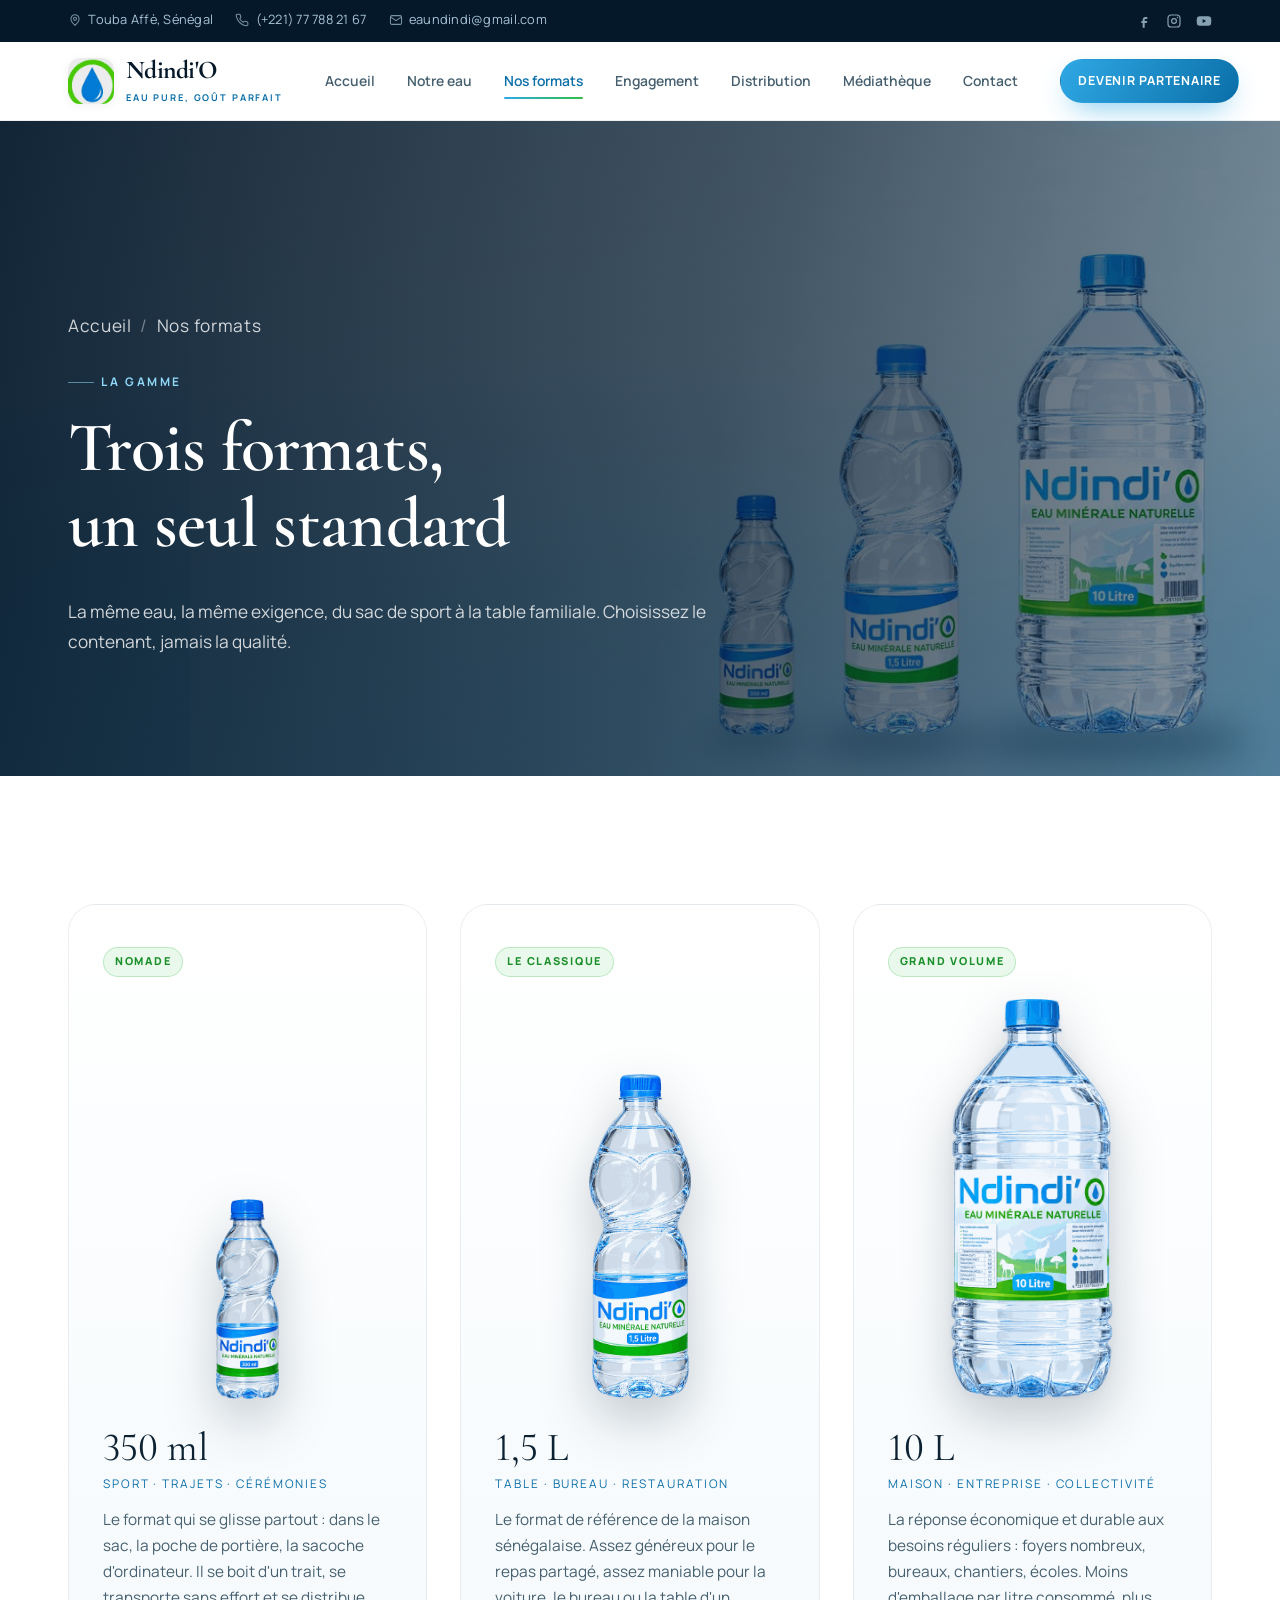
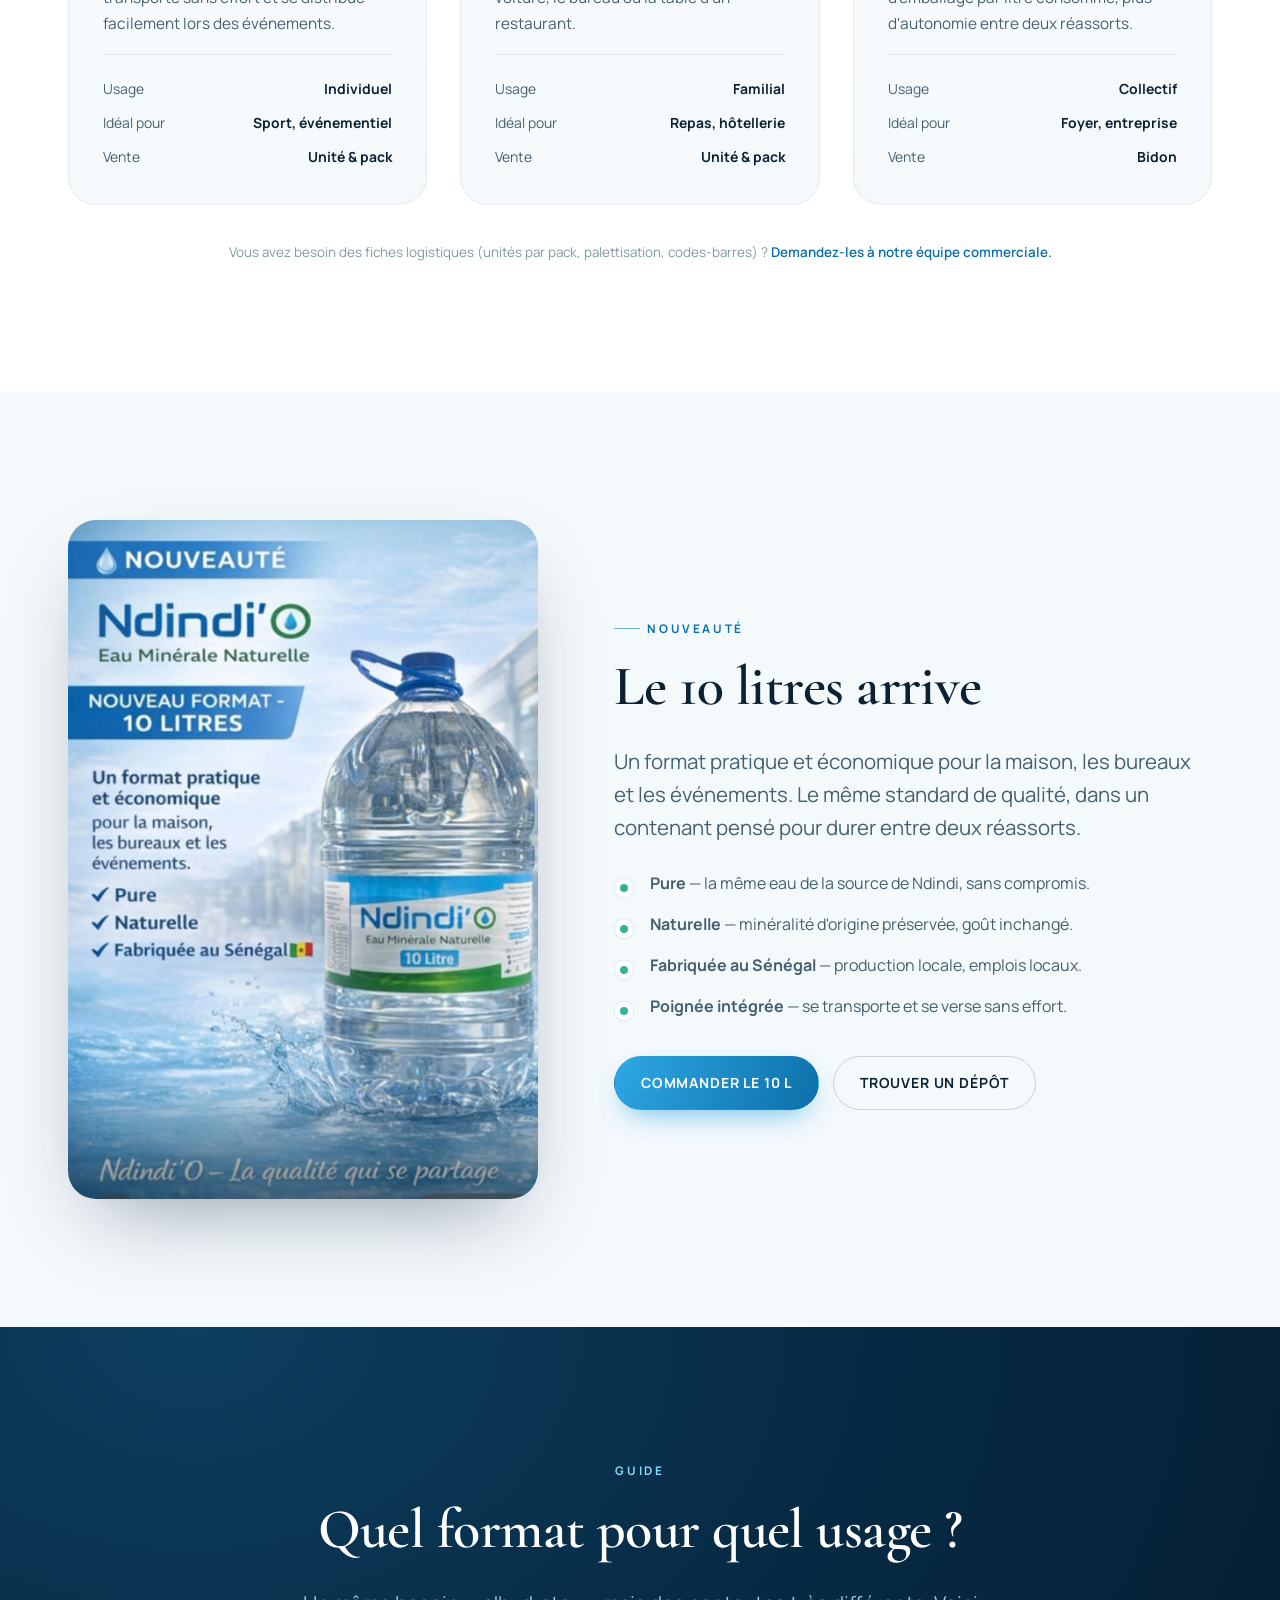
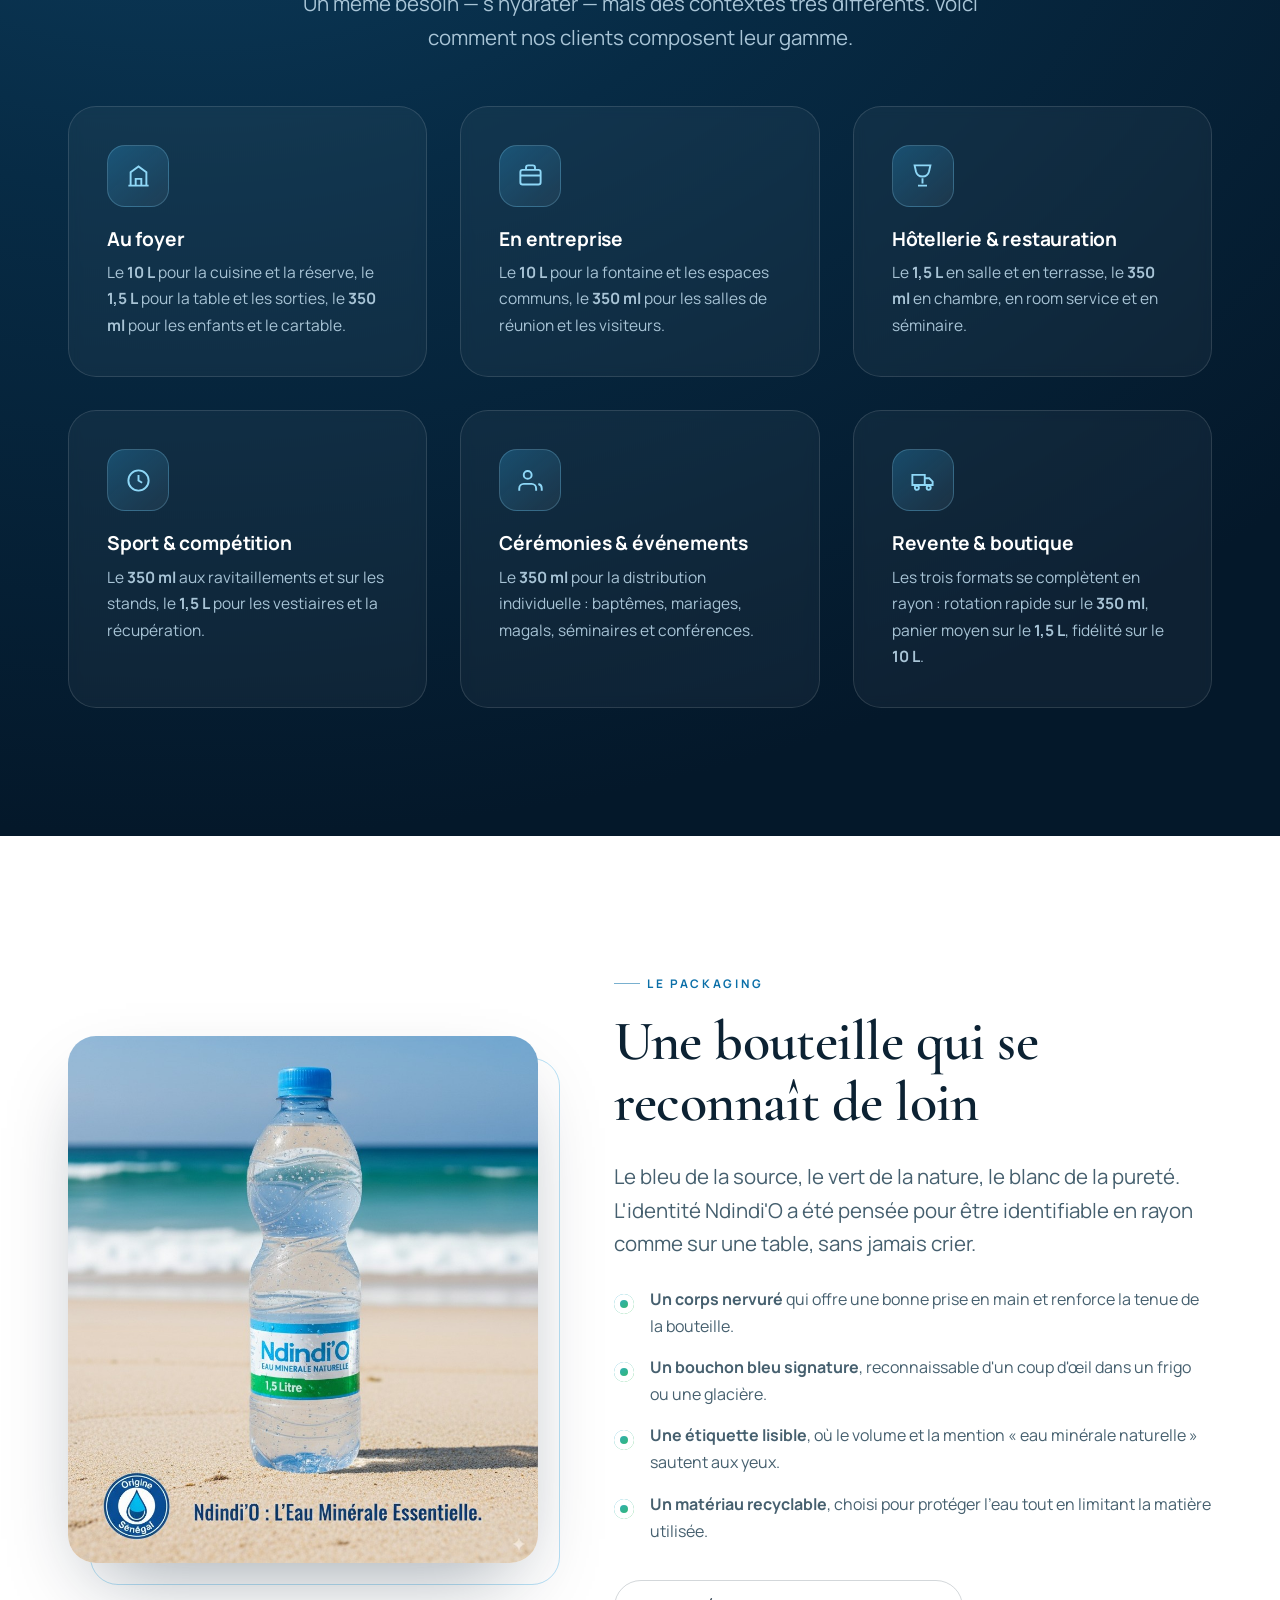
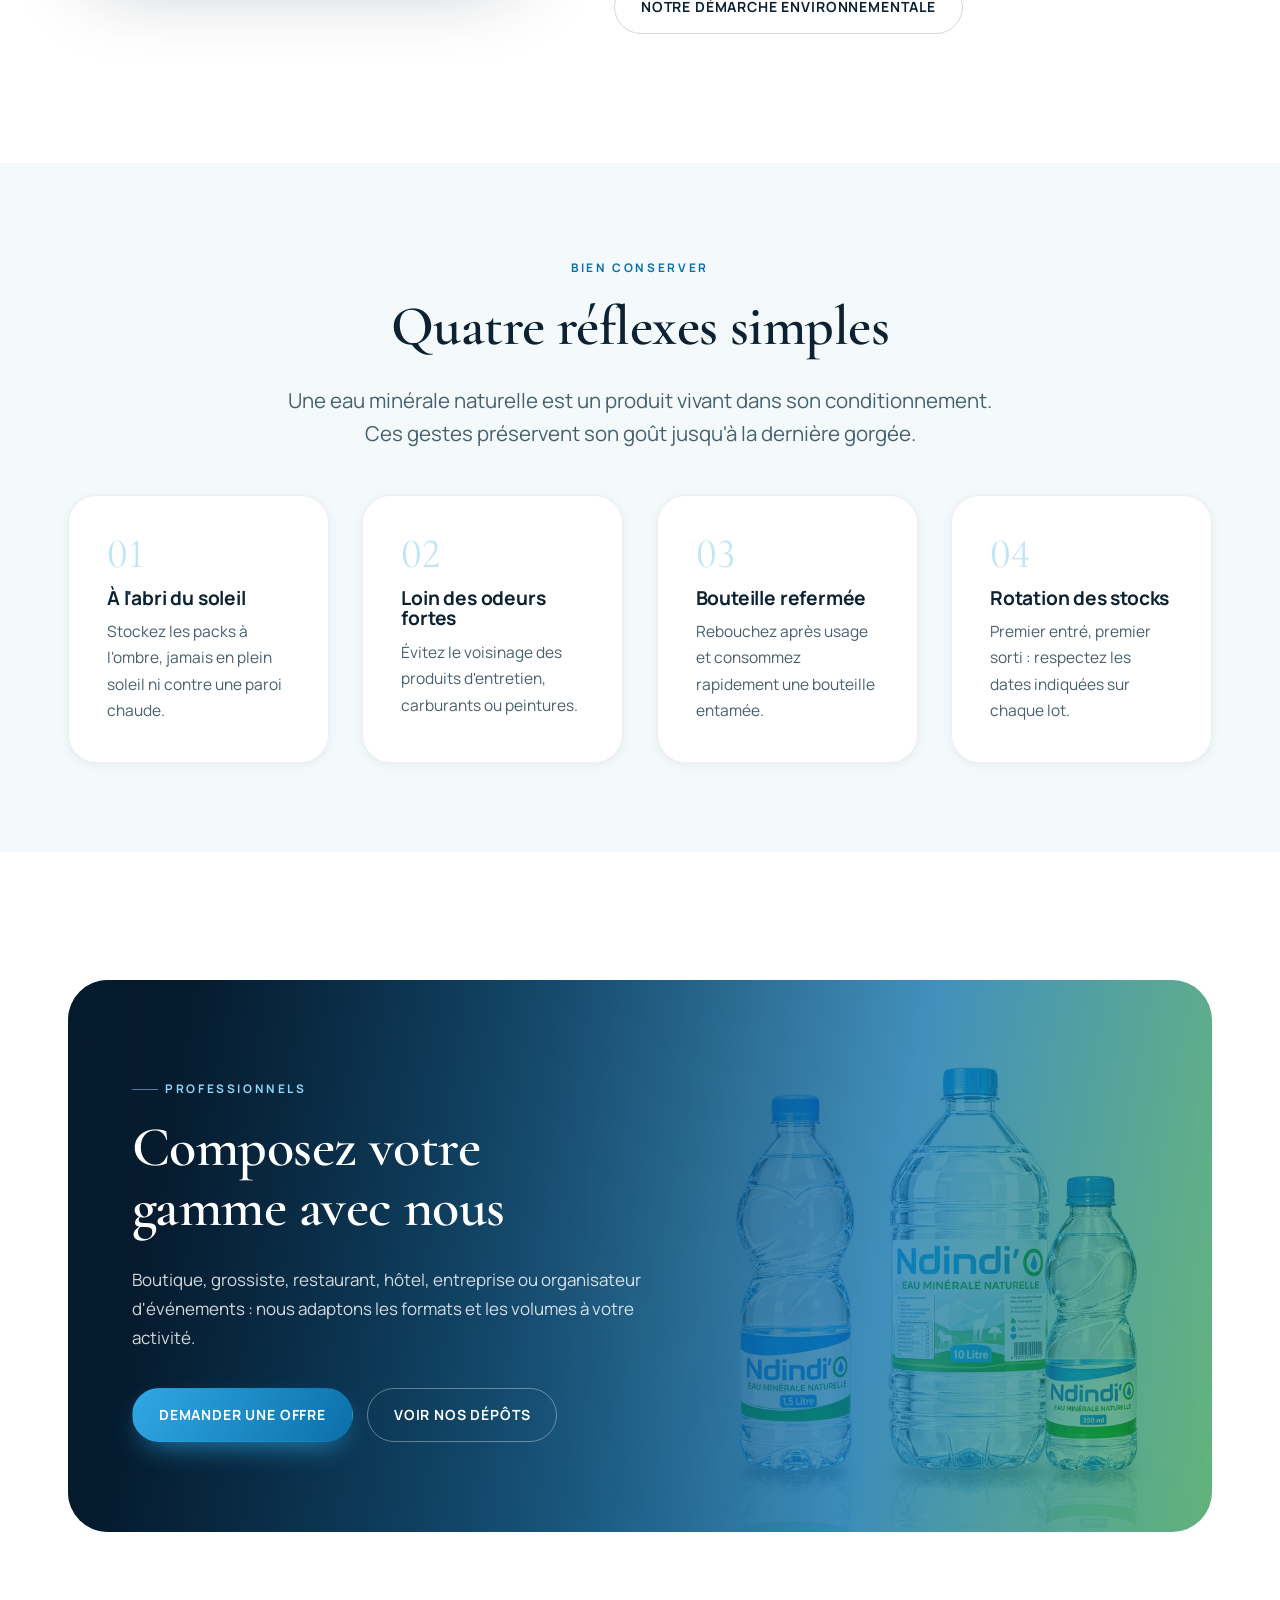
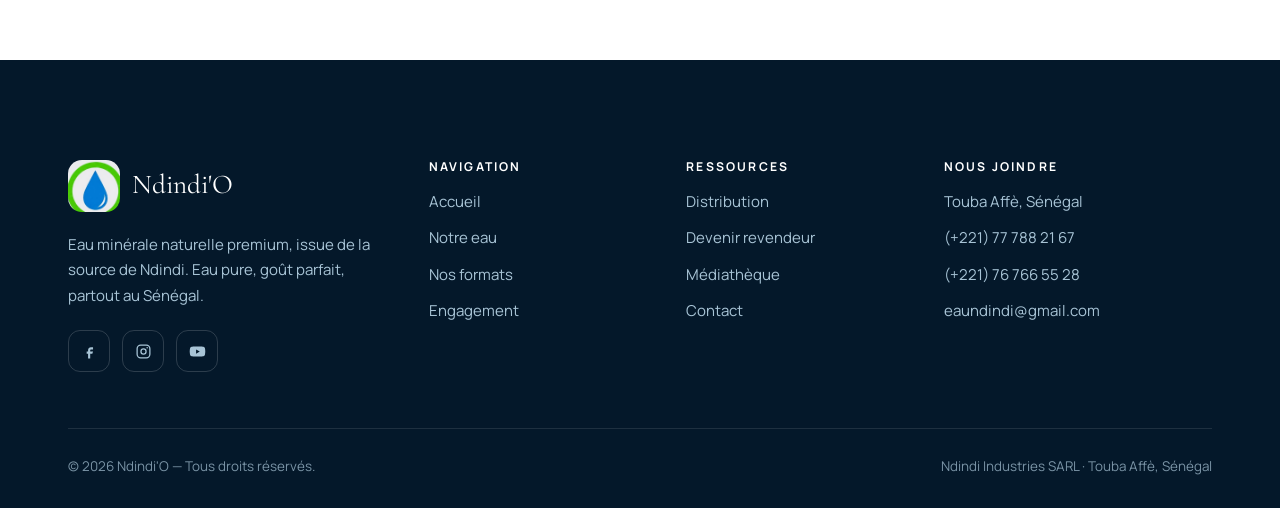
<file: nos-formats.html>
<!DOCTYPE html>
<html lang="fr">
<head>
<meta charset="UTF-8">
<meta name="viewport" content="width=device-width, initial-scale=1">
<title>Nos formats — 350 ml, 1,5 L et 10 L | Ndindi'O</title>
<meta name="description" content="La gamme Ndindi'O : bouteille 350 ml, bouteille 1,5 L et bidon 10 L. Le bon format pour la maison, le bureau, le sport, la restauration et l'événementiel.">
<link rel="canonical" href="https://eaundindi.com/nos-formats.html">
<meta property="og:type" content="article">
<meta property="og:locale" content="fr_SN">
<meta property="og:site_name" content="Ndindi'O">
<meta property="og:title" content="Nos formats — 350 ml, 1,5 L et 10 L | Ndindi'O">
<meta property="og:description" content="Trois formats, un seul standard de qualité. Découvrez la gamme Ndindi'O et le format adapté à chaque usage.">
<meta property="og:image" content="assets/img/hero-formats.jpg">
<meta name="theme-color" content="#04182A">
<link rel="icon" href="assets/img/logo-ndindi.jpg" type="image/jpeg">
<link rel="apple-touch-icon" href="assets/img/logo-ndindi.jpg">
<link rel="preconnect" href="https://fonts.googleapis.com">
<link rel="preconnect" href="https://fonts.gstatic.com" crossorigin>
<link href="https://fonts.googleapis.com/css2?family=Cormorant+Garamond:ital,wght@0,400;0,600;0,700;1,400;1,600&family=Manrope:wght@400;500;600;700;800&display=swap" rel="stylesheet">
<link rel="stylesheet" href="assets/css/style.css">
</head>
<body>

<div class="topbar">
  <div class="container topbar__inner">
    <ul class="topbar__list" style="list-style:none;margin:0;padding:0">
      <li><a href="contact.html"><svg viewBox="0 0 24 24" fill="none" stroke="currentColor" stroke-width="1.8"><path d="M12 21s7-5.6 7-11a7 7 0 1 0-14 0c0 5.4 7 11 7 11z"/><circle cx="12" cy="10" r="2.6"/></svg> Touba Affè, Sénégal</a></li>
      <li><a href="tel:+221777882167"><svg viewBox="0 0 24 24" fill="none" stroke="currentColor" stroke-width="1.8"><path d="M22 16.9v3a2 2 0 0 1-2.2 2 19.8 19.8 0 0 1-8.6-3.1 19.5 19.5 0 0 1-6-6A19.8 19.8 0 0 1 2.1 4.2 2 2 0 0 1 4.1 2h3a2 2 0 0 1 2 1.7c.1 1 .4 1.9.7 2.8a2 2 0 0 1-.5 2.1L8.1 9.9a16 16 0 0 0 6 6l1.3-1.2a2 2 0 0 1 2.1-.5c.9.3 1.8.6 2.8.7a2 2 0 0 1 1.7 2z"/></svg> (+221) 77 788 21 67</a></li>
      <li><a href="mailto:eaundindi@gmail.com"><svg viewBox="0 0 24 24" fill="none" stroke="currentColor" stroke-width="1.8"><rect x="2.5" y="4.5" width="19" height="15" rx="2.5"/><path d="m3 7 9 6 9-6"/></svg> eaundindi@gmail.com</a></li>
    </ul>
    <div class="topbar__social">
      <a href="https://web.facebook.com/profile.php?id=61568722525797" target="_blank" rel="noopener" aria-label="Facebook"><svg viewBox="0 0 24 24" fill="currentColor"><path d="M14 9h3V6h-3c-2.2 0-4 1.8-4 4v2H8v3h2v7h3v-7h3l1-3h-4v-2c0-.6.4-1 1-1z"/></svg></a>
      <a href="https://www.instagram.com/eaundindi/" target="_blank" rel="noopener" aria-label="Instagram"><svg viewBox="0 0 24 24" fill="none" stroke="currentColor" stroke-width="1.8"><rect x="3" y="3" width="18" height="18" rx="5"/><circle cx="12" cy="12" r="3.6"/><circle cx="17.2" cy="6.8" r="1.1" fill="currentColor" stroke="none"/></svg></a>
      <a href="https://www.youtube.com/@EauNDINDI/videos" target="_blank" rel="noopener" aria-label="YouTube"><svg viewBox="0 0 24 24" fill="currentColor"><path d="M22.5 7.5a3 3 0 0 0-2.1-2.1C18.6 5 12 5 12 5s-6.6 0-8.4.4A3 3 0 0 0 1.5 7.5 31 31 0 0 0 1 12a31 31 0 0 0 .5 4.5 3 3 0 0 0 2.1 2.1C5.4 19 12 19 12 19s6.6 0 8.4-.4a3 3 0 0 0 2.1-2.1A31 31 0 0 0 23 12a31 31 0 0 0-.5-4.5zM10 15V9l5.2 3z"/></svg></a>
    </div>
  </div>
</div>

<header class="site-header">
  <nav class="container nav" aria-label="Navigation principale">
    <a class="brand" href="index.html">
      <img src="assets/img/logo-ndindi.jpg" alt="Logo Ndindi'O">
      <span><span class="brand__name">Ndindi'O</span><span class="brand__tag">Eau pure, goût parfait</span></span>
    </a>
    <div class="nav__links">
      <a href="index.html">Accueil</a>
      <a href="notre-eau.html">Notre eau</a>
      <a href="nos-formats.html" aria-current="page">Nos formats</a>
      <a href="engagement.html">Engagement</a>
      <a href="distribution.html">Distribution</a>
      <a href="mediatheque.html">Médiathèque</a>
      <a href="contact.html">Contact</a>
      <a class="nav__mobile-cta" href="distribution.html#partenaire">Devenir partenaire</a>
    </div>
    <div class="nav__cta">
      <a class="btn btn--primary" href="distribution.html#partenaire">Devenir partenaire</a>
      <button class="burger" aria-label="Ouvrir le menu" aria-expanded="false"><span></span><span></span><span></span></button>
    </div>
  </nav>
</header>

<main>

<section class="pagehead">
  <div class="pagehead__media"><img class="focus-right" src="assets/img/hero-formats.jpg" alt="Les trois formats Ndindi'O alignés : 350 ml, 1,5 L et 10 L"></div>
  <div class="container">
    <p class="crumbs"><a href="index.html">Accueil</a><span>/</span>Nos formats</p>
    <span class="kicker">La gamme</span>
    <h1>Trois formats,<br>un seul standard</h1>
    <p>La même eau, la même exigence, du sac de sport à la table familiale. Choisissez le contenant, jamais la qualité.</p>
  </div>
</section>

<!-- ================= LES 3 FORMATS ================= -->
<section class="section">
  <div class="container">
    <div class="grid grid-3">
      <article class="product reveal" id="format-350">
        <span class="product__badge">Nomade</span>
        <div class="product__shot" style="--shot-h:200px"><img loading="lazy" decoding="async" src="assets/img/produit-350.png" alt="Bouteille Ndindi'O 350 ml"></div>
        <div class="product__vol">350 ml</div>
        <div class="product__use">Sport · Trajets · Cérémonies</div>
        <p>Le format qui se glisse partout&nbsp;: dans le sac, la poche de portière, la sacoche d'ordinateur. Il se boit d'un trait, se transporte sans effort et se distribue facilement lors des événements.</p>
        <div class="product__spec">
          <div><span>Usage</span><b>Individuel</b></div>
          <div><span>Idéal pour</span><b>Sport, événementiel</b></div>
          <div><span>Vente</span><b>Unité &amp; pack</b></div>
        </div>
      </article>

      <article class="product reveal" data-delay="1" id="format-15">
        <span class="product__badge">Le classique</span>
        <div class="product__shot" style="--shot-h:325px"><img loading="lazy" decoding="async" src="assets/img/produit-15l.png" alt="Bouteille Ndindi'O 1,5 litre"></div>
        <div class="product__vol">1,5 L</div>
        <div class="product__use">Table · Bureau · Restauration</div>
        <p>Le format de référence de la maison sénégalaise. Assez généreux pour le repas partagé, assez maniable pour la voiture, le bureau ou la table d'un restaurant.</p>
        <div class="product__spec">
          <div><span>Usage</span><b>Familial</b></div>
          <div><span>Idéal pour</span><b>Repas, hôtellerie</b></div>
          <div><span>Vente</span><b>Unité &amp; pack</b></div>
        </div>
      </article>

      <article class="product reveal" data-delay="2" id="format-10">
        <span class="product__badge">Grand volume</span>
        <div class="product__shot" style="--shot-h:400px"><img loading="lazy" decoding="async" src="assets/img/produit-10l.png" alt="Bidon Ndindi'O 10 litres"></div>
        <div class="product__vol">10 L</div>
        <div class="product__use">Maison · Entreprise · Collectivité</div>
        <p>La réponse économique et durable aux besoins réguliers&nbsp;: foyers nombreux, bureaux, chantiers, écoles. Moins d'emballage par litre consommé, plus d'autonomie entre deux réassorts.</p>
        <div class="product__spec">
          <div><span>Usage</span><b>Collectif</b></div>
          <div><span>Idéal pour</span><b>Foyer, entreprise</b></div>
          <div><span>Vente</span><b>Bidon</b></div>
        </div>
      </article>
    </div>

    <!-- À COMPLÉTER PAR NDINDI'O : nombre d'unités par pack, dimensions, poids,
         nombre de packs par palette, code EAN. Données logistiques à fournir. -->
    <p class="form__note center" style="margin-top:36px">Vous avez besoin des fiches logistiques (unités par pack, palettisation, codes-barres)&nbsp;? <a href="contact.html" style="color:var(--blue-deep);font-weight:600">Demandez-les à notre équipe commerciale.</a></p>
  </div>
</section>

<!-- ================= NOUVEAU 10 L ================= -->
<section class="section section--paper">
  <div class="container split split--wide-right">
    <div class="split__media framed reveal">
      <img loading="lazy" decoding="async" src="assets/img/format-10l-affiche.jpg" alt="Affiche Ndindi'O annonçant le nouveau format 10 litres">
    </div>
    <div class="reveal" data-delay="1">
      <span class="kicker">Nouveauté</span>
      <h2>Le 10 litres arrive</h2>
      <p class="lead">Un format pratique et économique pour la maison, les bureaux et les événements. Le même standard de qualité, dans un contenant pensé pour durer entre deux réassorts.</p>
      <ul class="ticks">
        <li><strong>Pure</strong> — la même eau de la source de Ndindi, sans compromis.</li>
        <li><strong>Naturelle</strong> — minéralité d'origine préservée, goût inchangé.</li>
        <li><strong>Fabriquée au Sénégal</strong> — production locale, emplois locaux.</li>
        <li><strong>Poignée intégrée</strong> — se transporte et se verse sans effort.</li>
      </ul>
      <div class="btn-row">
        <a class="btn btn--primary" href="contact.html">Commander le 10 L</a>
        <a class="btn btn--ghost" href="distribution.html">Trouver un dépôt</a>
      </div>
    </div>
  </div>
</section>

<!-- ================= QUEL FORMAT ================= -->
<section class="section section--dark">
  <div class="container">
    <div class="head-block center mx-auto reveal" style="margin-bottom:52px">
      <span class="kicker">Guide</span>
      <h2>Quel format pour quel usage&nbsp;?</h2>
      <p class="lead">Un même besoin — s'hydrater — mais des contextes très différents. Voici comment nos clients composent leur gamme.</p>
    </div>

    <div class="grid grid-3">
      <article class="card card--dark reveal">
        <div class="card__icon"><svg viewBox="0 0 24 24" fill="none" stroke="currentColor" stroke-width="1.7"><path d="M3 21h18M5 21V9l7-5 7 5v12M9.5 21v-6h5v6"/></svg></div>
        <h4>Au foyer</h4>
        <p>Le <strong>10 L</strong> pour la cuisine et la réserve, le <strong>1,5 L</strong> pour la table et les sorties, le <strong>350 ml</strong> pour les enfants et le cartable.</p>
      </article>
      <article class="card card--dark reveal" data-delay="1">
        <div class="card__icon"><svg viewBox="0 0 24 24" fill="none" stroke="currentColor" stroke-width="1.7"><rect x="3" y="7" width="18" height="13" rx="2"/><path d="M8 7V5a2 2 0 0 1 2-2h4a2 2 0 0 1 2 2v2M3 12h18"/></svg></div>
        <h4>En entreprise</h4>
        <p>Le <strong>10 L</strong> pour la fontaine et les espaces communs, le <strong>350 ml</strong> pour les salles de réunion et les visiteurs.</p>
      </article>
      <article class="card card--dark reveal" data-delay="2">
        <div class="card__icon"><svg viewBox="0 0 24 24" fill="none" stroke="currentColor" stroke-width="1.7"><path d="M5 3h14l-1.2 5.4a6 6 0 0 1-11.6 0L5 3zM12 14.4V19M8 21h8"/></svg></div>
        <h4>Hôtellerie &amp; restauration</h4>
        <p>Le <strong>1,5 L</strong> en salle et en terrasse, le <strong>350 ml</strong> en chambre, en room service et en séminaire.</p>
      </article>
      <article class="card card--dark reveal">
        <div class="card__icon"><svg viewBox="0 0 24 24" fill="none" stroke="currentColor" stroke-width="1.7"><circle cx="12" cy="12" r="9"/><path d="M12 7v5l3.2 2"/></svg></div>
        <h4>Sport &amp; compétition</h4>
        <p>Le <strong>350 ml</strong> aux ravitaillements et sur les stands, le <strong>1,5 L</strong> pour les vestiaires et la récupération.</p>
      </article>
      <article class="card card--dark reveal" data-delay="1">
        <div class="card__icon"><svg viewBox="0 0 24 24" fill="none" stroke="currentColor" stroke-width="1.7"><path d="M17 21v-2a4 4 0 0 0-4-4H6a4 4 0 0 0-4 4v2"/><circle cx="9.5" cy="7" r="3.5"/><path d="M22 21v-2a4 4 0 0 0-3-3.9"/></svg></div>
        <h4>Cérémonies &amp; événements</h4>
        <p>Le <strong>350 ml</strong> pour la distribution individuelle&nbsp;: baptêmes, mariages, magals, séminaires et conférences.</p>
      </article>
      <article class="card card--dark reveal" data-delay="2">
        <div class="card__icon"><svg viewBox="0 0 24 24" fill="none" stroke="currentColor" stroke-width="1.7"><path d="M3 7h11v9H3zM14 10h4l3 3v3h-7z"/><circle cx="7" cy="18.5" r="1.8"/><circle cx="17.5" cy="18.5" r="1.8"/></svg></div>
        <h4>Revente &amp; boutique</h4>
        <p>Les trois formats se complètent en rayon&nbsp;: rotation rapide sur le <strong>350 ml</strong>, panier moyen sur le <strong>1,5 L</strong>, fidélité sur le <strong>10 L</strong>.</p>
      </article>
    </div>
  </div>
</section>

<!-- ================= PACKAGING ================= -->
<section class="section">
  <div class="container split split--wide-right">
    <div class="split__media framed reveal">
      <img loading="lazy" decoding="async" src="assets/img/bouteille-plage.jpg" alt="Bouteille Ndindi'O 1,5 L posée sur le sable, face à l'océan">
    </div>
    <div class="reveal" data-delay="1">
      <span class="kicker">Le packaging</span>
      <h2>Une bouteille qui se reconnaît de loin</h2>
      <p class="lead">Le bleu de la source, le vert de la nature, le blanc de la pureté. L'identité Ndindi'O a été pensée pour être identifiable en rayon comme sur une table, sans jamais crier.</p>
      <ul class="ticks">
        <li><strong>Un corps nervuré</strong> qui offre une bonne prise en main et renforce la tenue de la bouteille.</li>
        <li><strong>Un bouchon bleu signature</strong>, reconnaissable d'un coup d'œil dans un frigo ou une glacière.</li>
        <li><strong>Une étiquette lisible</strong>, où le volume et la mention « eau minérale naturelle » sautent aux yeux.</li>
        <li><strong>Un matériau recyclable</strong>, choisi pour protéger l'eau tout en limitant la matière utilisée.</li>
      </ul>
      <div class="btn-row">
        <a class="btn btn--ghost" href="engagement.html">Notre démarche environnementale</a>
      </div>
    </div>
  </div>
</section>

<!-- ================= CONSERVATION ================= -->
<section class="section section--paper section--tight">
  <div class="container">
    <div class="head-block center mx-auto reveal" style="margin-bottom:44px">
      <span class="kicker">Bien conserver</span>
      <h2>Quatre réflexes simples</h2>
      <p class="lead">Une eau minérale naturelle est un produit vivant dans son conditionnement. Ces gestes préservent son goût jusqu'à la dernière gorgée.</p>
    </div>
    <div class="grid grid-4">
      <article class="card reveal">
        <span class="card__num">01</span>
        <h4>À l'abri du soleil</h4>
        <p>Stockez les packs à l'ombre, jamais en plein soleil ni contre une paroi chaude.</p>
      </article>
      <article class="card reveal" data-delay="1">
        <span class="card__num">02</span>
        <h4>Loin des odeurs fortes</h4>
        <p>Évitez le voisinage des produits d'entretien, carburants ou peintures.</p>
      </article>
      <article class="card reveal" data-delay="2">
        <span class="card__num">03</span>
        <h4>Bouteille refermée</h4>
        <p>Rebouchez après usage et consommez rapidement une bouteille entamée.</p>
      </article>
      <article class="card reveal" data-delay="3">
        <span class="card__num">04</span>
        <h4>Rotation des stocks</h4>
        <p>Premier entré, premier sorti&nbsp;: respectez les dates indiquées sur chaque lot.</p>
      </article>
    </div>
  </div>
</section>

<!-- ================= CTA ================= -->
<section class="section">
  <div class="container">
    <div class="cta-band reveal">
      <div class="cta-band__media"><img loading="lazy" decoding="async" src="assets/img/fond-gamme.jpg" alt=""></div>
      <span class="kicker" style="color:var(--blue-light)">Professionnels</span>
      <h2>Composez votre gamme avec nous</h2>
      <p>Boutique, grossiste, restaurant, hôtel, entreprise ou organisateur d'événements&nbsp;: nous adaptons les formats et les volumes à votre activité.</p>
      <div class="btn-row">
        <a class="btn btn--primary" href="distribution.html#partenaire">Demander une offre</a>
        <a class="btn btn--ghost" href="distribution.html">Voir nos dépôts</a>
      </div>
    </div>
  </div>
</section>

</main>

<footer class="site-footer">
  <div class="container">
    <div class="footer-grid">
      <div>
        <div class="footer-brand">
          <img loading="lazy" decoding="async" src="assets/img/logo-ndindi.jpg" alt="Ndindi'O">
          <span>Ndindi'O</span>
        </div>
        <p>Eau minérale naturelle premium, issue de la source de Ndindi. Eau pure, goût parfait, partout au Sénégal.</p>
        <div class="footer-social">
          <a href="https://web.facebook.com/profile.php?id=61568722525797" target="_blank" rel="noopener" aria-label="Facebook"><svg viewBox="0 0 24 24" fill="currentColor"><path d="M14 9h3V6h-3c-2.2 0-4 1.8-4 4v2H8v3h2v7h3v-7h3l1-3h-4v-2c0-.6.4-1 1-1z"/></svg></a>
          <a href="https://www.instagram.com/eaundindi/" target="_blank" rel="noopener" aria-label="Instagram"><svg viewBox="0 0 24 24" fill="none" stroke="currentColor" stroke-width="1.8"><rect x="3" y="3" width="18" height="18" rx="5"/><circle cx="12" cy="12" r="3.6"/><circle cx="17.2" cy="6.8" r="1.1" fill="currentColor" stroke="none"/></svg></a>
          <a href="https://www.youtube.com/@EauNDINDI/videos" target="_blank" rel="noopener" aria-label="YouTube"><svg viewBox="0 0 24 24" fill="currentColor"><path d="M22.5 7.5a3 3 0 0 0-2.1-2.1C18.6 5 12 5 12 5s-6.6 0-8.4.4A3 3 0 0 0 1.5 7.5 31 31 0 0 0 1 12a31 31 0 0 0 .5 4.5 3 3 0 0 0 2.1 2.1C5.4 19 12 19 12 19s6.6 0 8.4-.4a3 3 0 0 0 2.1-2.1A31 31 0 0 0 23 12a31 31 0 0 0-.5-4.5zM10 15V9l5.2 3z"/></svg></a>
        </div>
      </div>
      <div>
        <h4>Navigation</h4>
        <ul>
          <li><a href="index.html">Accueil</a></li>
          <li><a href="notre-eau.html">Notre eau</a></li>
          <li><a href="nos-formats.html">Nos formats</a></li>
          <li><a href="engagement.html">Engagement</a></li>
        </ul>
      </div>
      <div>
        <h4>Ressources</h4>
        <ul>
          <li><a href="distribution.html">Distribution</a></li>
          <li><a href="distribution.html#partenaire">Devenir revendeur</a></li>
          <li><a href="mediatheque.html">Médiathèque</a></li>
          <li><a href="contact.html">Contact</a></li>
        </ul>
      </div>
      <div>
        <h4>Nous joindre</h4>
        <ul>
          <li>Touba Affè, Sénégal</li>
          <li><a href="tel:+221777882167">(+221) 77 788 21 67</a></li>
          <li><a href="tel:+221767665528">(+221) 76 766 55 28</a></li>
          <li><a href="mailto:eaundindi@gmail.com">eaundindi@gmail.com</a></li>
        </ul>
      </div>
    </div>
    <div class="footer-bottom">
      <span>© <span data-year>2026</span> Ndindi'O — Tous droits réservés.</span>
      <span>Ndindi Industries SARL · Touba Affè, Sénégal</span>
    </div>
  </div>
</footer>

<script src="assets/js/main.js"></script>
</body>
</html>
</file>
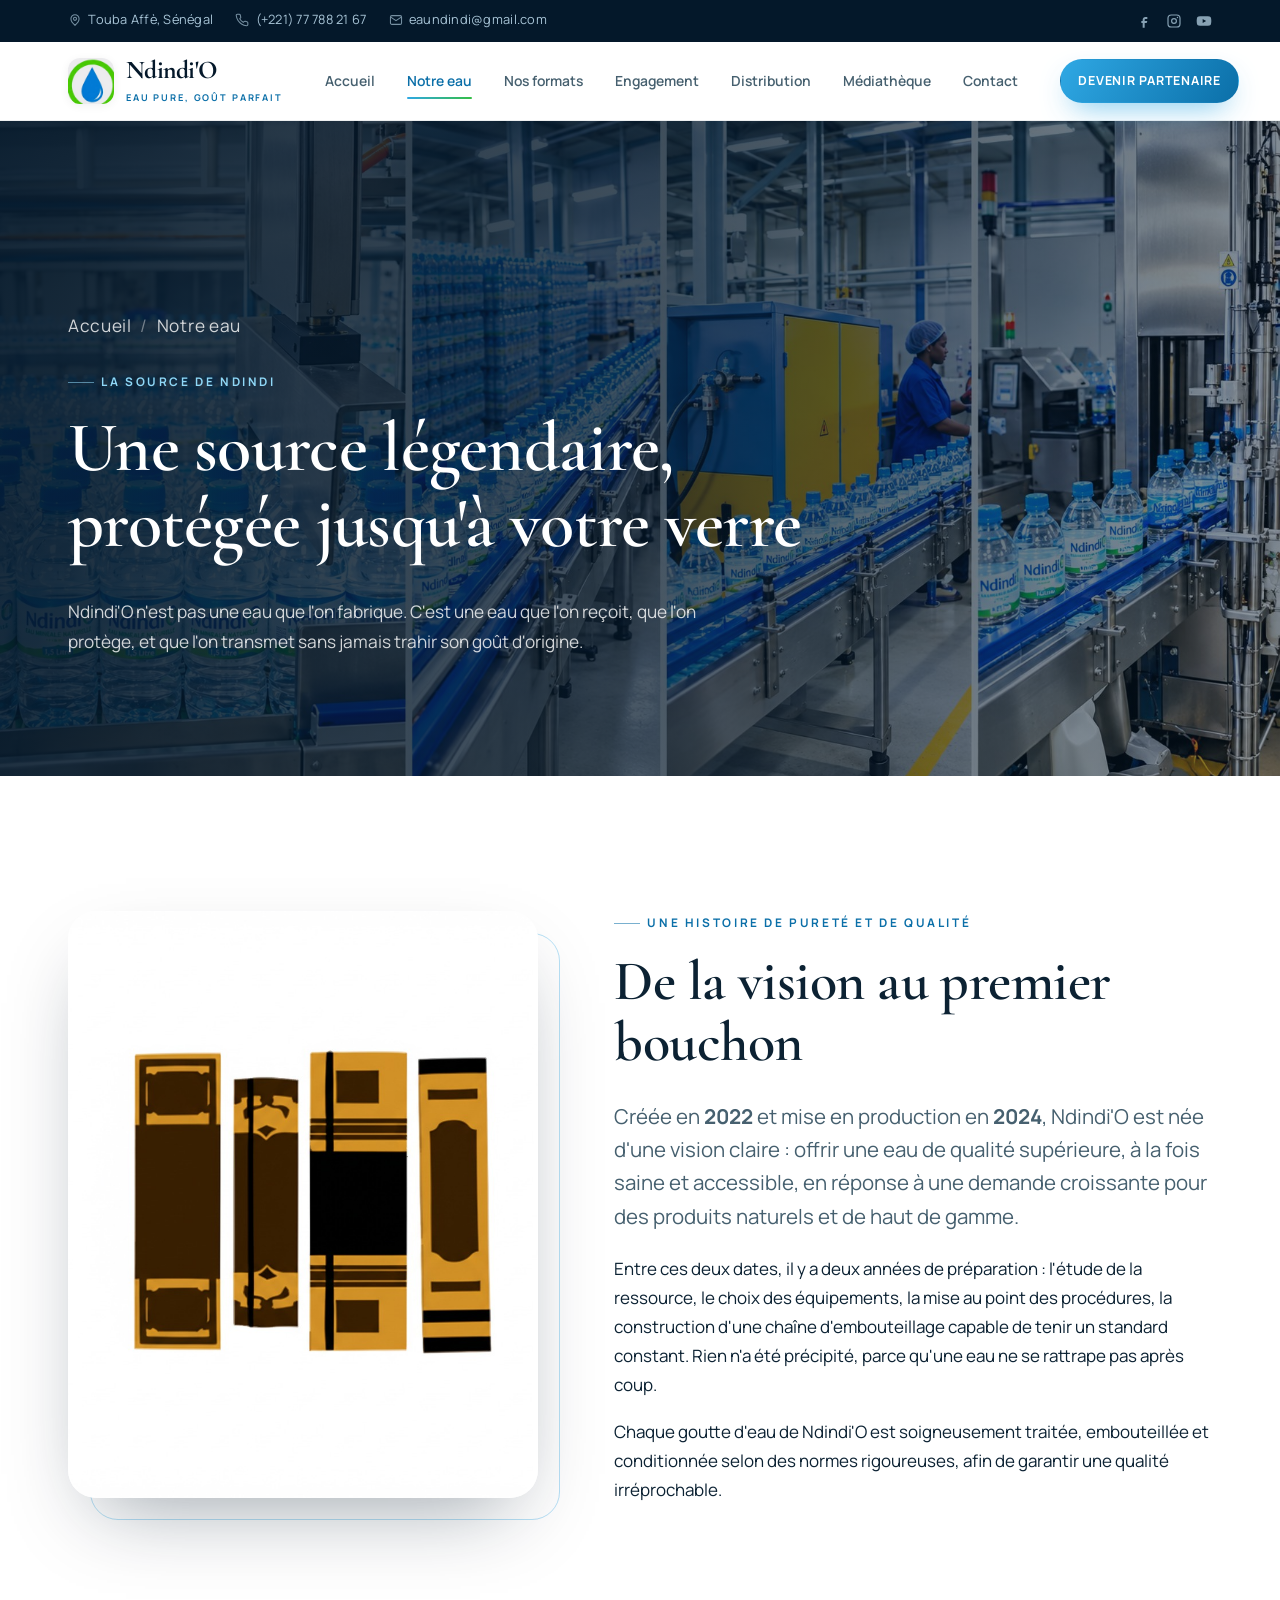
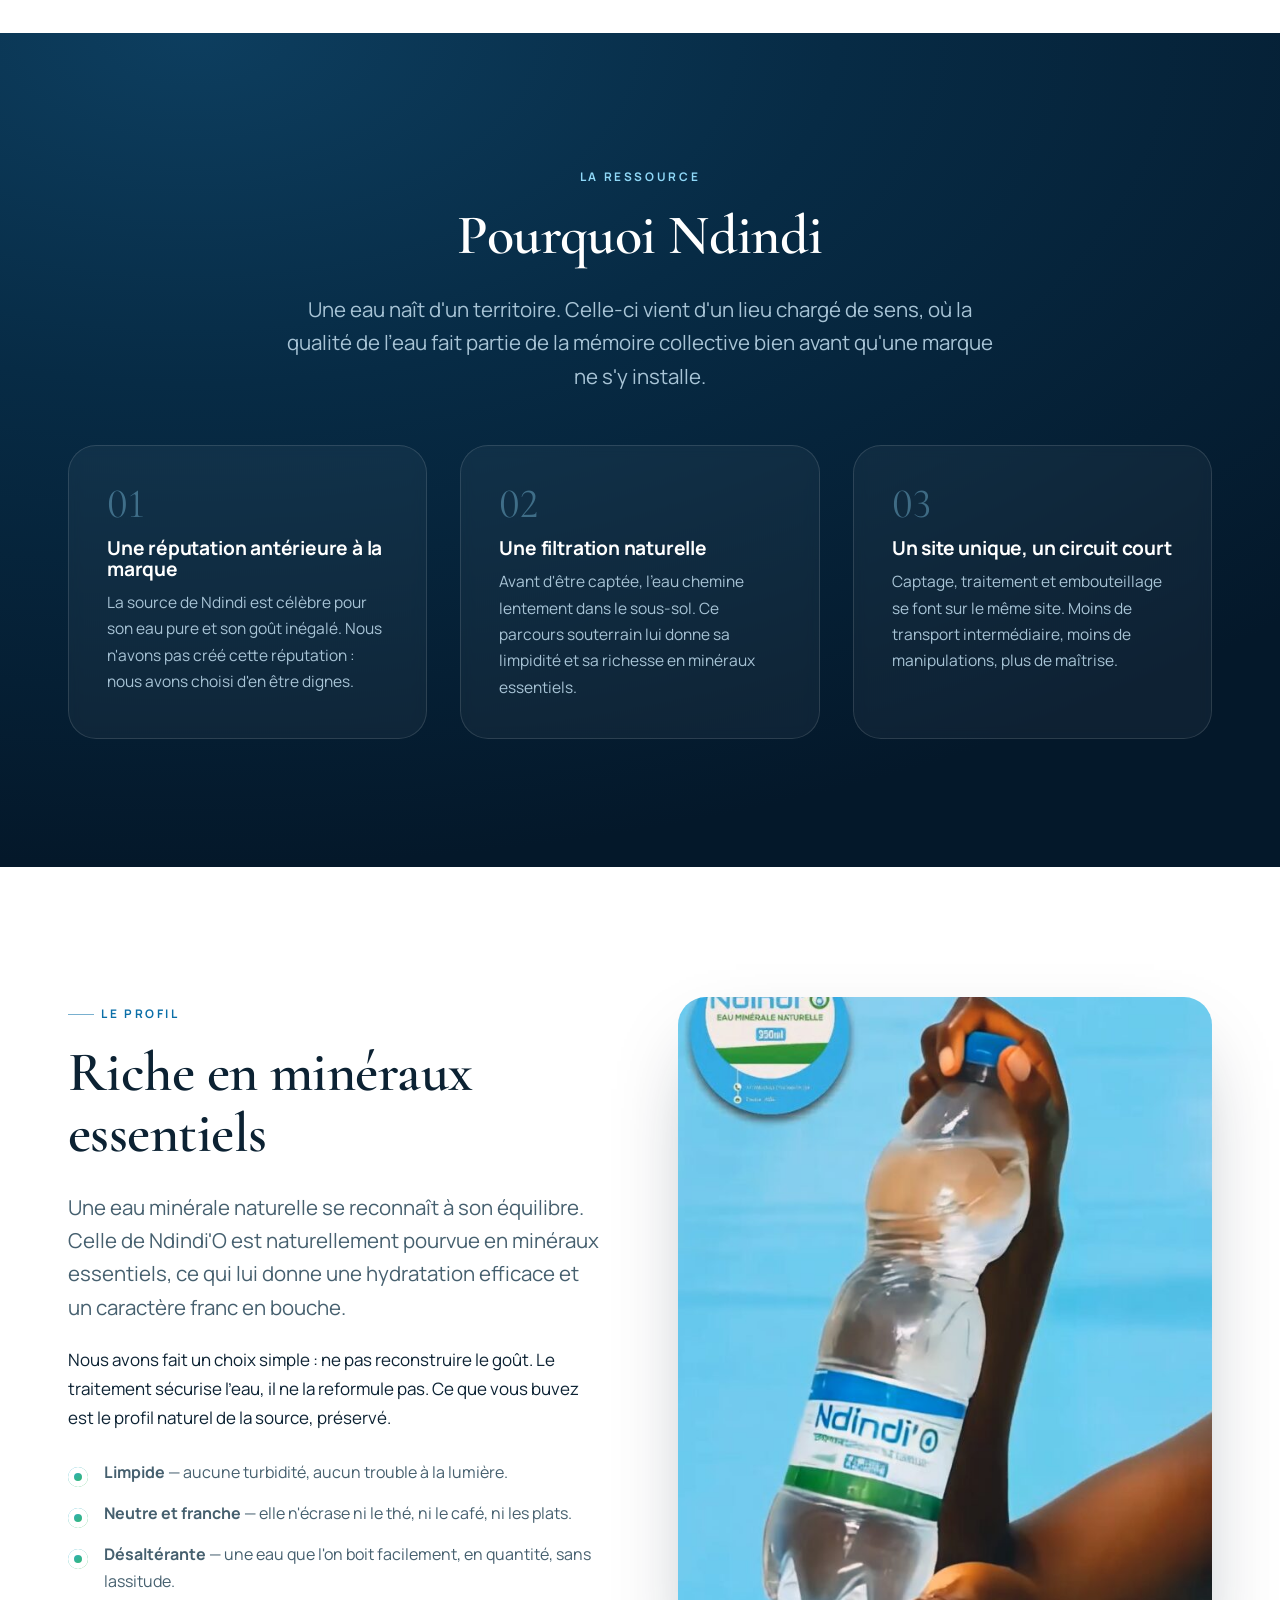
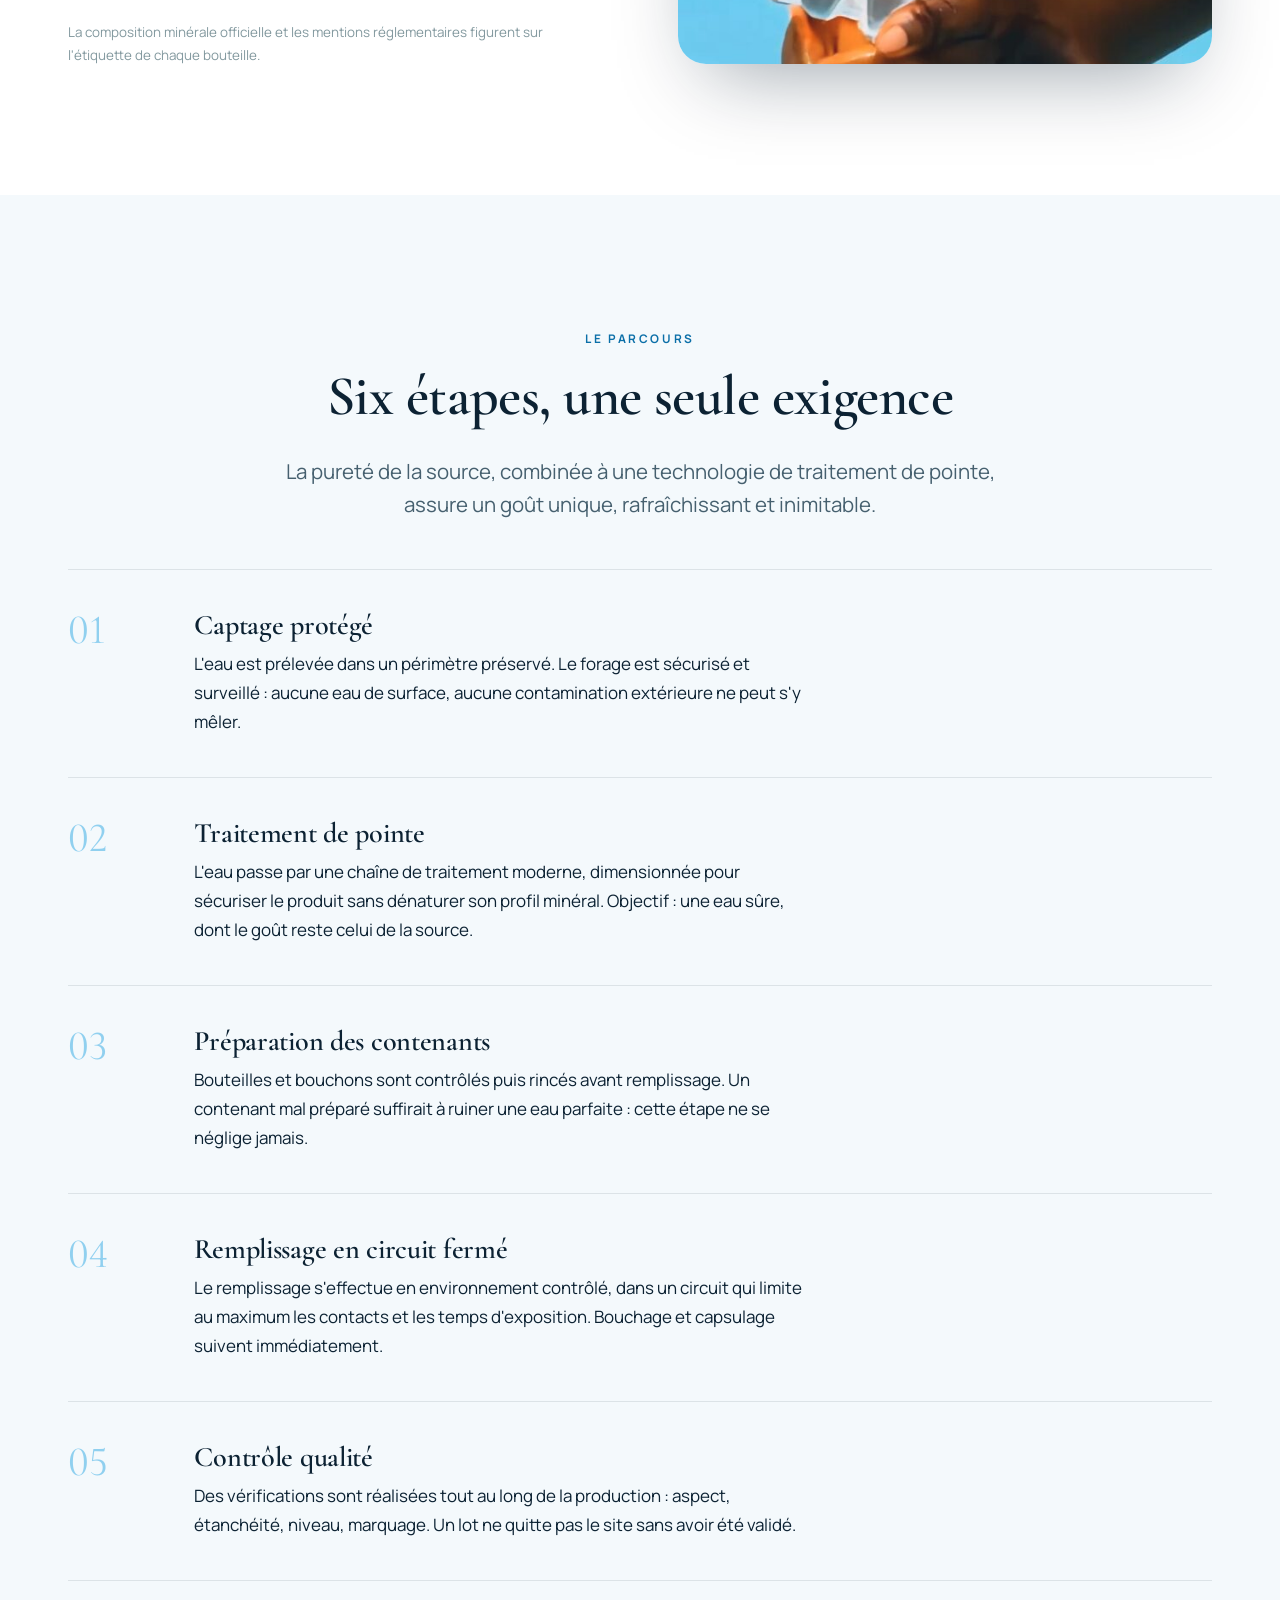
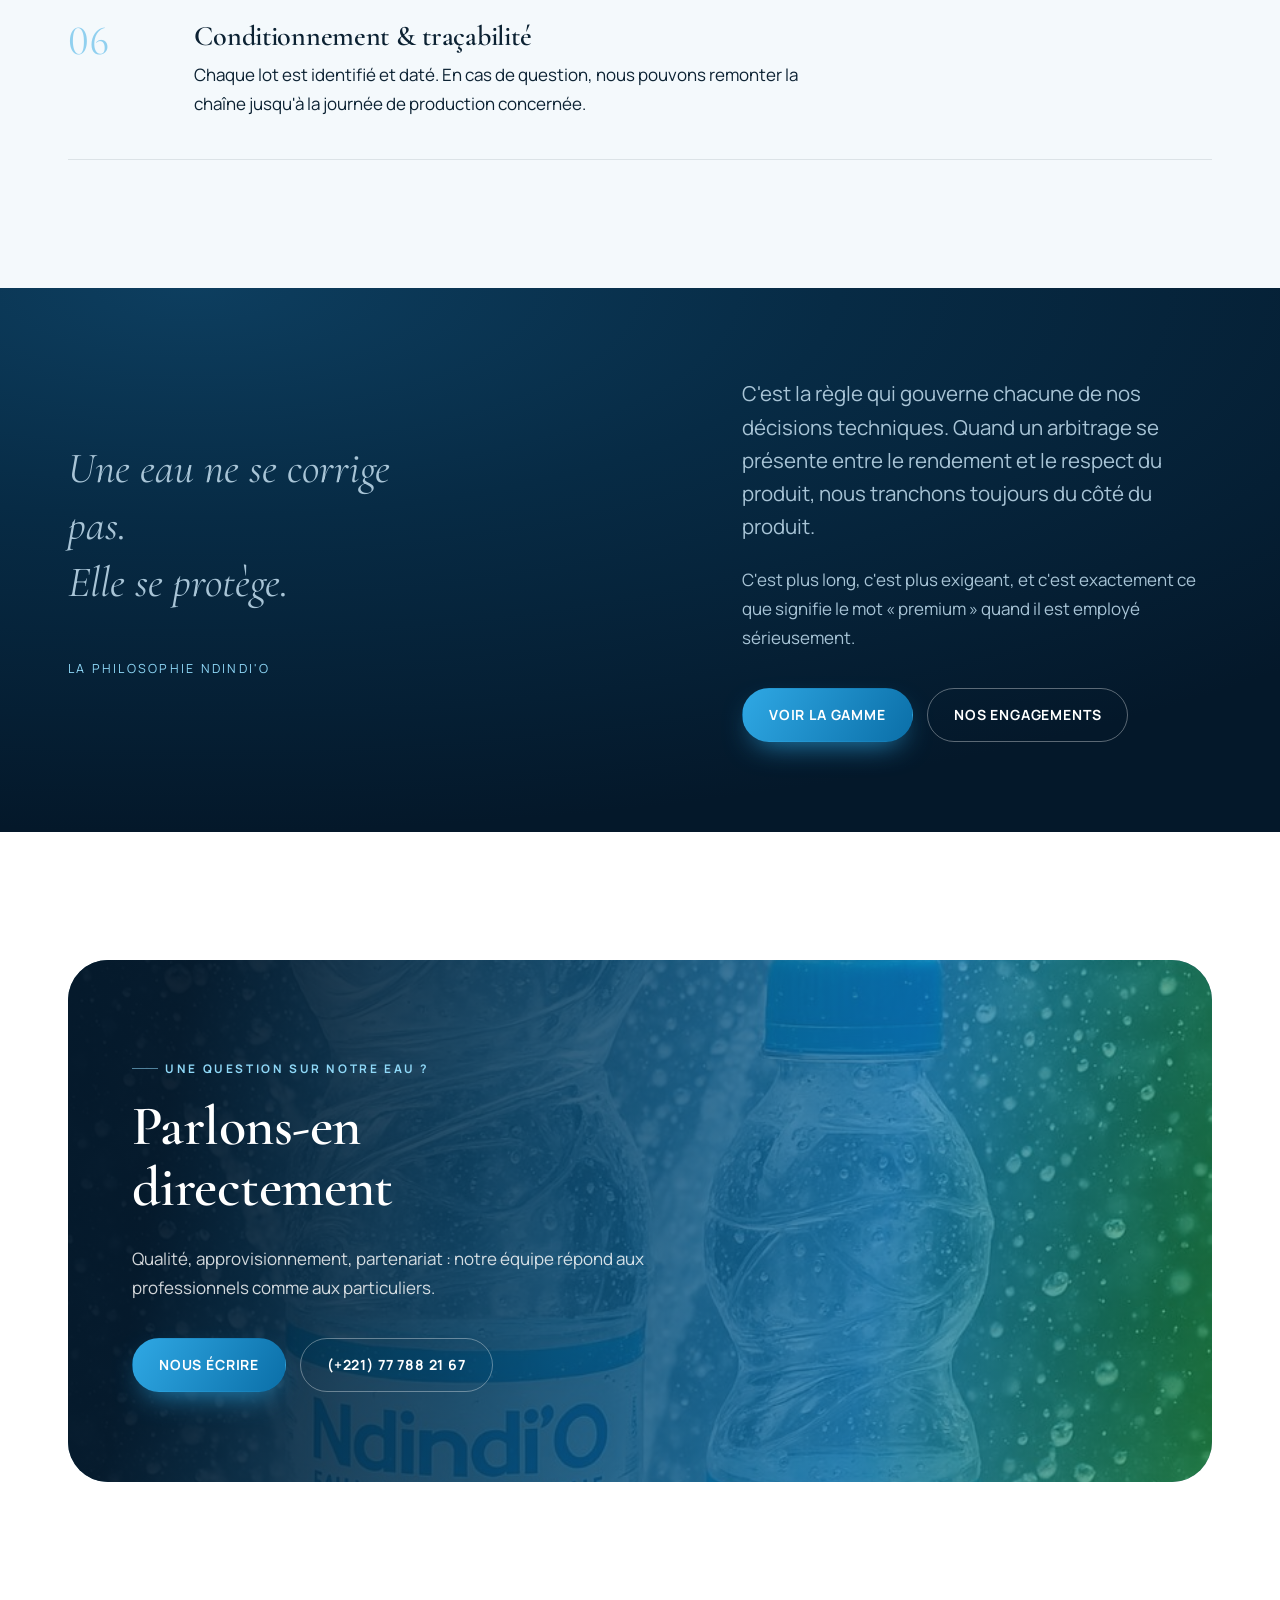
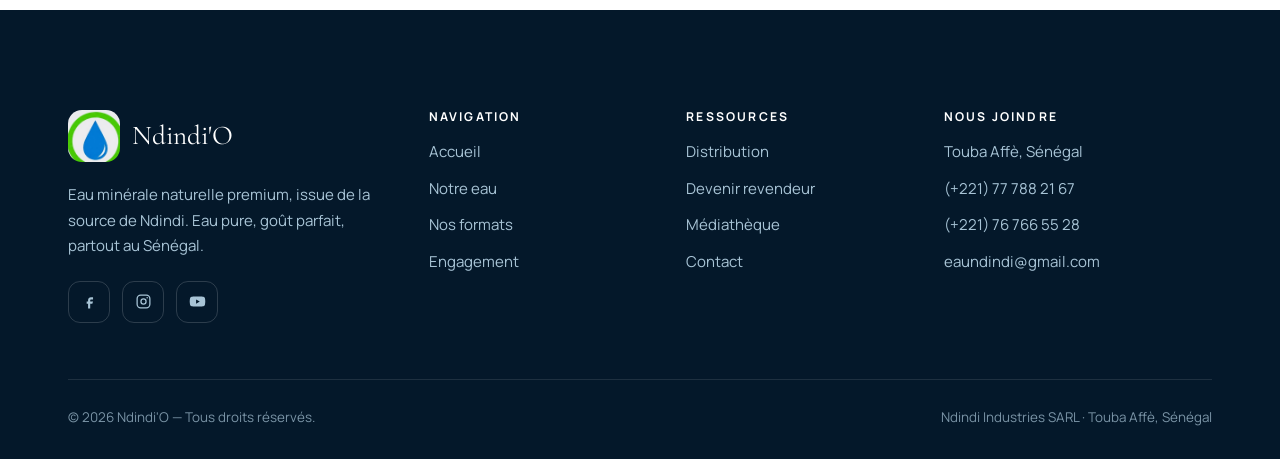
<file: notre-eau.html>
<!DOCTYPE html>
<html lang="fr">
<head>
<meta charset="UTF-8">
<meta name="viewport" content="width=device-width, initial-scale=1">
<title>Notre eau — La source de Ndindi | Ndindi'O</title>
<meta name="description" content="L'histoire de la source de Ndindi, le parcours de l'eau Ndindi'O de la nappe à la bouteille, et les contrôles qualité qui garantissent son goût unique.">
<link rel="canonical" href="https://eaundindi.com/notre-eau.html">
<meta property="og:type" content="article">
<meta property="og:locale" content="fr_SN">
<meta property="og:site_name" content="Ndindi'O">
<meta property="og:title" content="Notre eau — La source de Ndindi | Ndindi'O">
<meta property="og:description" content="Une source légendaire, un traitement de pointe, un goût préservé. Découvrez le parcours de l'eau Ndindi'O.">
<meta property="og:image" content="assets/img/hero-production.jpg">
<meta name="theme-color" content="#04182A">
<link rel="icon" href="assets/img/logo-ndindi.jpg" type="image/jpeg">
<link rel="apple-touch-icon" href="assets/img/logo-ndindi.jpg">
<link rel="preconnect" href="https://fonts.googleapis.com">
<link rel="preconnect" href="https://fonts.gstatic.com" crossorigin>
<link href="https://fonts.googleapis.com/css2?family=Cormorant+Garamond:ital,wght@0,400;0,600;0,700;1,400;1,600&family=Manrope:wght@400;500;600;700;800&display=swap" rel="stylesheet">
<link rel="stylesheet" href="assets/css/style.css">
</head>
<body>

<div class="topbar">
  <div class="container topbar__inner">
    <ul class="topbar__list" style="list-style:none;margin:0;padding:0">
      <li><a href="contact.html"><svg viewBox="0 0 24 24" fill="none" stroke="currentColor" stroke-width="1.8"><path d="M12 21s7-5.6 7-11a7 7 0 1 0-14 0c0 5.4 7 11 7 11z"/><circle cx="12" cy="10" r="2.6"/></svg> Touba Affè, Sénégal</a></li>
      <li><a href="tel:+221777882167"><svg viewBox="0 0 24 24" fill="none" stroke="currentColor" stroke-width="1.8"><path d="M22 16.9v3a2 2 0 0 1-2.2 2 19.8 19.8 0 0 1-8.6-3.1 19.5 19.5 0 0 1-6-6A19.8 19.8 0 0 1 2.1 4.2 2 2 0 0 1 4.1 2h3a2 2 0 0 1 2 1.7c.1 1 .4 1.9.7 2.8a2 2 0 0 1-.5 2.1L8.1 9.9a16 16 0 0 0 6 6l1.3-1.2a2 2 0 0 1 2.1-.5c.9.3 1.8.6 2.8.7a2 2 0 0 1 1.7 2z"/></svg> (+221) 77 788 21 67</a></li>
      <li><a href="mailto:eaundindi@gmail.com"><svg viewBox="0 0 24 24" fill="none" stroke="currentColor" stroke-width="1.8"><rect x="2.5" y="4.5" width="19" height="15" rx="2.5"/><path d="m3 7 9 6 9-6"/></svg> eaundindi@gmail.com</a></li>
    </ul>
    <div class="topbar__social">
      <a href="https://web.facebook.com/profile.php?id=61568722525797" target="_blank" rel="noopener" aria-label="Facebook"><svg viewBox="0 0 24 24" fill="currentColor"><path d="M14 9h3V6h-3c-2.2 0-4 1.8-4 4v2H8v3h2v7h3v-7h3l1-3h-4v-2c0-.6.4-1 1-1z"/></svg></a>
      <a href="https://www.instagram.com/eaundindi/" target="_blank" rel="noopener" aria-label="Instagram"><svg viewBox="0 0 24 24" fill="none" stroke="currentColor" stroke-width="1.8"><rect x="3" y="3" width="18" height="18" rx="5"/><circle cx="12" cy="12" r="3.6"/><circle cx="17.2" cy="6.8" r="1.1" fill="currentColor" stroke="none"/></svg></a>
      <a href="https://www.youtube.com/@EauNDINDI/videos" target="_blank" rel="noopener" aria-label="YouTube"><svg viewBox="0 0 24 24" fill="currentColor"><path d="M22.5 7.5a3 3 0 0 0-2.1-2.1C18.6 5 12 5 12 5s-6.6 0-8.4.4A3 3 0 0 0 1.5 7.5 31 31 0 0 0 1 12a31 31 0 0 0 .5 4.5 3 3 0 0 0 2.1 2.1C5.4 19 12 19 12 19s6.6 0 8.4-.4a3 3 0 0 0 2.1-2.1A31 31 0 0 0 23 12a31 31 0 0 0-.5-4.5zM10 15V9l5.2 3z"/></svg></a>
    </div>
  </div>
</div>

<header class="site-header">
  <nav class="container nav" aria-label="Navigation principale">
    <a class="brand" href="index.html">
      <img src="assets/img/logo-ndindi.jpg" alt="Logo Ndindi'O">
      <span><span class="brand__name">Ndindi'O</span><span class="brand__tag">Eau pure, goût parfait</span></span>
    </a>
    <div class="nav__links">
      <a href="index.html">Accueil</a>
      <a href="notre-eau.html" aria-current="page">Notre eau</a>
      <a href="nos-formats.html">Nos formats</a>
      <a href="engagement.html">Engagement</a>
      <a href="distribution.html">Distribution</a>
      <a href="mediatheque.html">Médiathèque</a>
      <a href="contact.html">Contact</a>
      <a class="nav__mobile-cta" href="distribution.html#partenaire">Devenir partenaire</a>
    </div>
    <div class="nav__cta">
      <a class="btn btn--primary" href="distribution.html#partenaire">Devenir partenaire</a>
      <button class="burger" aria-label="Ouvrir le menu" aria-expanded="false"><span></span><span></span><span></span></button>
    </div>
  </nav>
</header>

<main>

<section class="pagehead">
  <div class="pagehead__media"><img src="assets/img/hero-production.jpg" alt="Quatre vues de la ligne d'embouteillage Ndindi'O"></div>
  <div class="container">
    <p class="crumbs"><a href="index.html">Accueil</a><span>/</span>Notre eau</p>
    <span class="kicker">La source de Ndindi</span>
    <h1>Une source légendaire,<br>protégée jusqu'à votre verre</h1>
    <p>Ndindi'O n'est pas une eau que l'on fabrique. C'est une eau que l'on reçoit, que l'on protège, et que l'on transmet sans jamais trahir son goût d'origine.</p>
  </div>
</section>

<!-- ================= HISTOIRE ================= -->
<section class="section">
  <div class="container split split--wide-right">
    <div class="split__media split__media--tall framed reveal">
      <img loading="lazy" decoding="async" src="assets/img/ic-histoire.jpeg" alt="La source et l'histoire de Ndindi'O">
    </div>
    <div class="reveal" data-delay="1">
      <span class="kicker">Une histoire de pureté et de qualité</span>
      <h2>De la vision au premier bouchon</h2>
      <p class="lead">Créée en <strong>2022</strong> et mise en production en <strong>2024</strong>, Ndindi'O est née d'une vision claire&nbsp;: offrir une eau de qualité supérieure, à la fois saine et accessible, en réponse à une demande croissante pour des produits naturels et de haut de gamme.</p>
      <p>Entre ces deux dates, il y a deux années de préparation&nbsp;: l'étude de la ressource, le choix des équipements, la mise au point des procédures, la construction d'une chaîne d'embouteillage capable de tenir un standard constant. Rien n'a été précipité, parce qu'une eau ne se rattrape pas après coup.</p>
      <p>Chaque goutte d'eau de Ndindi'O est soigneusement traitée, embouteillée et conditionnée selon des normes rigoureuses, afin de garantir une qualité irréprochable.</p>
    </div>
  </div>
</section>

<!-- ================= LA SOURCE ================= -->
<section class="section section--dark">
  <div class="container">
    <div class="head-block center mx-auto reveal" style="margin-bottom:52px">
      <span class="kicker">La ressource</span>
      <h2>Pourquoi Ndindi</h2>
      <p class="lead">Une eau naît d'un territoire. Celle-ci vient d'un lieu chargé de sens, où la qualité de l'eau fait partie de la mémoire collective bien avant qu'une marque ne s'y installe.</p>
    </div>
    <div class="grid grid-3">
      <article class="card card--dark reveal">
        <span class="card__num">01</span>
        <h4>Une réputation antérieure à la marque</h4>
        <p>La source de Ndindi est célèbre pour son eau pure et son goût inégalé. Nous n'avons pas créé cette réputation&nbsp;: nous avons choisi d'en être dignes.</p>
      </article>
      <article class="card card--dark reveal" data-delay="1">
        <span class="card__num">02</span>
        <h4>Une filtration naturelle</h4>
        <p>Avant d'être captée, l'eau chemine lentement dans le sous-sol. Ce parcours souterrain lui donne sa limpidité et sa richesse en minéraux essentiels.</p>
      </article>
      <article class="card card--dark reveal" data-delay="2">
        <span class="card__num">03</span>
        <h4>Un site unique, un circuit court</h4>
        <p>Captage, traitement et embouteillage se font sur le même site. Moins de transport intermédiaire, moins de manipulations, plus de maîtrise.</p>
      </article>
    </div>
  </div>
</section>

<!-- ================= PROFIL / GOÛT ================= -->
<section class="section">
  <div class="container split">
    <div class="reveal">
      <span class="kicker">Le profil</span>
      <h2>Riche en minéraux essentiels</h2>
      <p class="lead">Une eau minérale naturelle se reconnaît à son équilibre. Celle de Ndindi'O est naturellement pourvue en minéraux essentiels, ce qui lui donne une hydratation efficace et un caractère franc en bouche.</p>
      <p>Nous avons fait un choix simple&nbsp;: ne pas reconstruire le goût. Le traitement sécurise l'eau, il ne la reformule pas. Ce que vous buvez est le profil naturel de la source, préservé.</p>
      <ul class="ticks">
        <li><strong>Limpide</strong> — aucune turbidité, aucun trouble à la lumière.</li>
        <li><strong>Neutre et franche</strong> — elle n'écrase ni le thé, ni le café, ni les plats.</li>
        <li><strong>Désaltérante</strong> — une eau que l'on boit facilement, en quantité, sans lassitude.</li>
      </ul>
      <!-- À COMPLÉTER PAR NDINDI'O :
           insérer ici le tableau d'analyse minérale officielle (mg/L, pH, résidu sec)
           tel qu'il figure sur l'étiquette réglementaire, ainsi que les références
           de certification / d'agrément. Ne pas publier de valeurs non vérifiées. -->
      <p class="form__note" style="margin-top:1.6rem">La composition minérale officielle et les mentions réglementaires figurent sur l'étiquette de chaque bouteille.</p>
    </div>
    <div class="split__media split__media--tall reveal" data-delay="1">
      <img loading="lazy" decoding="async" src="assets/img/bouteille-mains-2.jpg" alt="Bouteille Ndindi'O tenue en main">
    </div>
  </div>
</section>

<!-- ================= PARCOURS ================= -->
<section class="section section--paper">
  <div class="container">
    <div class="head-block center mx-auto reveal" style="margin-bottom:48px">
      <span class="kicker">Le parcours</span>
      <h2>Six étapes, une seule exigence</h2>
      <p class="lead">La pureté de la source, combinée à une technologie de traitement de pointe, assure un goût unique, rafraîchissant et inimitable.</p>
    </div>
    <div class="steps">
      <div class="step reveal">
        <div class="step__n"></div>
        <div><h3>Captage protégé</h3><p>L'eau est prélevée dans un périmètre préservé. Le forage est sécurisé et surveillé&nbsp;: aucune eau de surface, aucune contamination extérieure ne peut s'y mêler.</p></div>
      </div>
      <div class="step reveal">
        <div class="step__n"></div>
        <div><h3>Traitement de pointe</h3><p>L'eau passe par une chaîne de traitement moderne, dimensionnée pour sécuriser le produit sans dénaturer son profil minéral. Objectif&nbsp;: une eau sûre, dont le goût reste celui de la source.</p></div>
      </div>
      <div class="step reveal">
        <div class="step__n"></div>
        <div><h3>Préparation des contenants</h3><p>Bouteilles et bouchons sont contrôlés puis rincés avant remplissage. Un contenant mal préparé suffirait à ruiner une eau parfaite&nbsp;: cette étape ne se néglige jamais.</p></div>
      </div>
      <div class="step reveal">
        <div class="step__n"></div>
        <div><h3>Remplissage en circuit fermé</h3><p>Le remplissage s'effectue en environnement contrôlé, dans un circuit qui limite au maximum les contacts et les temps d'exposition. Bouchage et capsulage suivent immédiatement.</p></div>
      </div>
      <div class="step reveal">
        <div class="step__n"></div>
        <div><h3>Contrôle qualité</h3><p>Des vérifications sont réalisées tout au long de la production&nbsp;: aspect, étanchéité, niveau, marquage. Un lot ne quitte pas le site sans avoir été validé.</p></div>
      </div>
      <div class="step reveal">
        <div class="step__n"></div>
        <div><h3>Conditionnement &amp; traçabilité</h3><p>Chaque lot est identifié et daté. En cas de question, nous pouvons remonter la chaîne jusqu'à la journée de production concernée.</p></div>
      </div>
    </div>
  </div>
</section>

<!-- ================= CITATION ================= -->
<section class="section section--dark section--tight">
  <div class="container split split--wide-left">
    <div class="reveal">
      <p class="quote quote--wide">Une eau ne se corrige pas.<br>Elle se protège.</p>
      <span class="quote__by">La philosophie Ndindi'O</span>
    </div>
    <div class="reveal" data-delay="1">
      <p class="lead">C'est la règle qui gouverne chacune de nos décisions techniques. Quand un arbitrage se présente entre le rendement et le respect du produit, nous tranchons toujours du côté du produit.</p>
      <p>C'est plus long, c'est plus exigeant, et c'est exactement ce que signifie le mot « premium » quand il est employé sérieusement.</p>
      <div class="btn-row">
        <a class="btn btn--primary" href="nos-formats.html">Voir la gamme</a>
        <a class="btn btn--ghost" href="engagement.html">Nos engagements</a>
      </div>
    </div>
  </div>
</section>

<!-- ================= CTA ================= -->
<section class="section">
  <div class="container">
    <div class="cta-band reveal">
      <div class="cta-band__media"><img loading="lazy" decoding="async" src="assets/img/geyser.jpg" alt=""></div>
      <span class="kicker" style="color:var(--blue-light)">Une question sur notre eau&nbsp;?</span>
      <h2>Parlons-en directement</h2>
      <p>Qualité, approvisionnement, partenariat&nbsp;: notre équipe répond aux professionnels comme aux particuliers.</p>
      <div class="btn-row">
        <a class="btn btn--primary" href="contact.html">Nous écrire</a>
        <a class="btn btn--ghost" href="tel:+221777882167">(+221) 77 788 21 67</a>
      </div>
    </div>
  </div>
</section>

</main>

<footer class="site-footer">
  <div class="container">
    <div class="footer-grid">
      <div>
        <div class="footer-brand">
          <img loading="lazy" decoding="async" src="assets/img/logo-ndindi.jpg" alt="Ndindi'O">
          <span>Ndindi'O</span>
        </div>
        <p>Eau minérale naturelle premium, issue de la source de Ndindi. Eau pure, goût parfait, partout au Sénégal.</p>
        <div class="footer-social">
          <a href="https://web.facebook.com/profile.php?id=61568722525797" target="_blank" rel="noopener" aria-label="Facebook"><svg viewBox="0 0 24 24" fill="currentColor"><path d="M14 9h3V6h-3c-2.2 0-4 1.8-4 4v2H8v3h2v7h3v-7h3l1-3h-4v-2c0-.6.4-1 1-1z"/></svg></a>
          <a href="https://www.instagram.com/eaundindi/" target="_blank" rel="noopener" aria-label="Instagram"><svg viewBox="0 0 24 24" fill="none" stroke="currentColor" stroke-width="1.8"><rect x="3" y="3" width="18" height="18" rx="5"/><circle cx="12" cy="12" r="3.6"/><circle cx="17.2" cy="6.8" r="1.1" fill="currentColor" stroke="none"/></svg></a>
          <a href="https://www.youtube.com/@EauNDINDI/videos" target="_blank" rel="noopener" aria-label="YouTube"><svg viewBox="0 0 24 24" fill="currentColor"><path d="M22.5 7.5a3 3 0 0 0-2.1-2.1C18.6 5 12 5 12 5s-6.6 0-8.4.4A3 3 0 0 0 1.5 7.5 31 31 0 0 0 1 12a31 31 0 0 0 .5 4.5 3 3 0 0 0 2.1 2.1C5.4 19 12 19 12 19s6.6 0 8.4-.4a3 3 0 0 0 2.1-2.1A31 31 0 0 0 23 12a31 31 0 0 0-.5-4.5zM10 15V9l5.2 3z"/></svg></a>
        </div>
      </div>
      <div>
        <h4>Navigation</h4>
        <ul>
          <li><a href="index.html">Accueil</a></li>
          <li><a href="notre-eau.html">Notre eau</a></li>
          <li><a href="nos-formats.html">Nos formats</a></li>
          <li><a href="engagement.html">Engagement</a></li>
        </ul>
      </div>
      <div>
        <h4>Ressources</h4>
        <ul>
          <li><a href="distribution.html">Distribution</a></li>
          <li><a href="distribution.html#partenaire">Devenir revendeur</a></li>
          <li><a href="mediatheque.html">Médiathèque</a></li>
          <li><a href="contact.html">Contact</a></li>
        </ul>
      </div>
      <div>
        <h4>Nous joindre</h4>
        <ul>
          <li>Touba Affè, Sénégal</li>
          <li><a href="tel:+221777882167">(+221) 77 788 21 67</a></li>
          <li><a href="tel:+221767665528">(+221) 76 766 55 28</a></li>
          <li><a href="mailto:eaundindi@gmail.com">eaundindi@gmail.com</a></li>
        </ul>
      </div>
    </div>
    <div class="footer-bottom">
      <span>© <span data-year>2026</span> Ndindi'O — Tous droits réservés.</span>
      <span>Ndindi Industries SARL · Touba Affè, Sénégal</span>
    </div>
  </div>
</footer>

<script src="assets/js/main.js"></script>
</body>
</html>
</file>
<file: assets/css/style.css>
/* =========================================================
   Ndindi'O — Eau minérale naturelle
   Feuille de style principale
   ========================================================= */

/* ---------- 1. Tokens ---------- */
:root {
  /* Marque */
  --blue:        #2FA8E4;
  --blue-light:  #8FD8F7;
  --blue-pale:   #DCF0FB;
  --blue-deep:   #0B6FA8;
  --green:       #35BE45;
  --green-deep:  #1B8F29;

  /* Fonds */
  --ink:         #04182A;
  --ink-2:       #072B45;
  --ink-3:       #0D3E5F;
  --paper:       #FFFFFF;
  --paper-2:     #F4F9FC;
  --paper-3:     #E8F3FA;

  /* Texte */
  --text:        #0C2233;
  --text-soft:   #46606F;
  --text-mute:   #83999F;
  --on-dark:     #EAF4FA;
  --on-dark-soft:#A8C4D6;

  /* Typo */
  --display: "Cormorant Garamond", "Iowan Old Style", Georgia, serif;
  --sans: "Manrope", -apple-system, BlinkMacSystemFont, "Segoe UI", Roboto, sans-serif;

  /* Rythme */
  --container: 1240px;
  --gutter: clamp(20px, 5vw, 48px);
  --section-y: clamp(72px, 10vw, 140px);
  --r-s: 10px;
  --r-m: 18px;
  --r-l: 28px;
  --r-xl: 40px;

  /* Ombres */
  --sh-s: 0 2px 10px rgba(4, 24, 42, .06);
  --sh-m: 0 14px 40px -18px rgba(4, 24, 42, .28);
  --sh-l: 0 34px 80px -30px rgba(4, 24, 42, .42);

  --ease: cubic-bezier(.22, .8, .28, 1);
}

/* ---------- 2. Base ---------- */
*, *::before, *::after { box-sizing: border-box; }

html {
  scroll-behavior: smooth;
  -webkit-text-size-adjust: 100%;
}

body {
  margin: 0;
  font-family: var(--sans);
  font-size: 17px;
  line-height: 1.7;
  color: var(--text);
  background: var(--paper);
  -webkit-font-smoothing: antialiased;
  overflow-x: hidden;
}

img, video { max-width: 100%; display: block; }
a { color: inherit; text-decoration: none; }
button { font: inherit; cursor: pointer; }

h1, h2, h3, h4 {
  font-family: var(--display);
  font-weight: 600;
  line-height: 1.08;
  letter-spacing: -.01em;
  margin: 0 0 .5em;
  color: var(--text);
}

h1 { font-size: clamp(2.9rem, 7vw, 5.4rem); }
h2 { font-size: clamp(2.1rem, 4.4vw, 3.5rem); }
h3 { font-size: clamp(1.4rem, 2.2vw, 1.85rem); }
h4 { font-size: 1.2rem; font-family: var(--sans); font-weight: 700; letter-spacing: -.01em; }
p  { margin: 0 0 1.1em; }
p:last-child { margin-bottom: 0; }

::selection { background: var(--blue); color: #fff; }

/* ---------- 3. Utilitaires ---------- */
.container {
  width: 100%;
  max-width: var(--container);
  margin-inline: auto;
  padding-inline: var(--gutter);
}
.container--narrow { max-width: 860px; }

.section { padding-block: var(--section-y); position: relative; }
.section--tight { padding-block: clamp(52px, 7vw, 96px); }
.section--paper { background: var(--paper-2); }
.section--pale  { background: linear-gradient(180deg, var(--paper-3), var(--paper-2)); }
.section--dark {
  background: radial-gradient(120% 100% at 15% 0%, var(--ink-3) 0%, var(--ink-2) 42%, var(--ink) 100%);
  color: var(--on-dark);
}
.section--dark h1, .section--dark h2, .section--dark h3, .section--dark h4 { color: #fff; }
.section--dark p { color: var(--on-dark-soft); }

.kicker {
  display: inline-flex;
  align-items: center;
  gap: .6em;
  font-size: .74rem;
  font-weight: 700;
  letter-spacing: .22em;
  text-transform: uppercase;
  color: var(--blue-deep);
  margin-bottom: 1.1rem;
}
.kicker::before {
  content: "";
  width: 26px; height: 1px;
  background: currentColor;
  opacity: .55;
}
.section--dark .kicker { color: var(--blue-light); }

.lead {
  font-size: clamp(1.08rem, 1.6vw, 1.3rem);
  line-height: 1.62;
  color: var(--text-soft);
}
.section--dark .lead { color: var(--on-dark-soft); }

.muted { color: var(--text-mute); }
.center { text-align: center; }
.center .kicker::before { display: none; }
.mx-auto { margin-inline: auto; }
.stack-lg > * + * { margin-top: clamp(48px, 6vw, 88px); }

.head-block { max-width: 720px; }
.head-block.center { margin-inline: auto; }

/* ---------- 4. Boutons ---------- */
.btn {
  display: inline-flex;
  align-items: center;
  gap: .65em;
  padding: 1.02em 1.85em;
  border-radius: 999px;
  border: 1px solid transparent;
  font-size: .875rem;
  font-weight: 700;
  letter-spacing: .06em;
  text-transform: uppercase;
  transition: transform .35s var(--ease), box-shadow .35s var(--ease),
              background-color .3s var(--ease), color .3s var(--ease), border-color .3s var(--ease);
  will-change: transform;
}
.btn svg { width: 16px; height: 16px; flex: none; }
.btn:hover { transform: translateY(-2px); }

.btn--primary {
  background: linear-gradient(120deg, var(--blue) 0%, var(--blue-deep) 100%);
  color: #fff;
  box-shadow: 0 12px 30px -12px rgba(47, 168, 228, .85);
}
.btn--primary:hover { box-shadow: 0 20px 40px -14px rgba(47, 168, 228, .95); }

.btn--green {
  background: linear-gradient(120deg, var(--green) 0%, var(--green-deep) 100%);
  color: #fff;
  box-shadow: 0 12px 30px -12px rgba(53, 190, 69, .8);
}

.btn--ghost {
  border-color: rgba(12, 34, 51, .18);
  color: var(--text);
}
.btn--ghost:hover { border-color: var(--blue); color: var(--blue-deep); }

.section--dark .btn--ghost,
.hero .btn--ghost,
.cta-band .btn--ghost {
  border-color: rgba(255, 255, 255, .35);
  color: #fff;
}
.section--dark .btn--ghost:hover,
.hero .btn--ghost:hover,
.cta-band .btn--ghost:hover {
  background: rgba(255, 255, 255, .1);
  border-color: #fff;
  color: #fff;
}

.btn-row { display: flex; flex-wrap: wrap; gap: 14px; margin-top: 2.2rem; }
.center .btn-row { justify-content: center; }

/* ---------- 5. En-tête ---------- */
.topbar {
  background: var(--ink);
  color: var(--on-dark-soft);
  font-size: .8rem;
  letter-spacing: .02em;
}
.topbar__inner {
  display: flex;
  align-items: center;
  justify-content: space-between;
  gap: 24px;
  min-height: 42px;
  flex-wrap: wrap;
}
.topbar__list { display: flex; flex-wrap: wrap; gap: 22px; }
.topbar a { transition: color .25s; display: inline-flex; align-items: center; gap: .5em; }
.topbar a:hover { color: #fff; }
.topbar svg { width: 14px; height: 14px; opacity: .7; }
.topbar__social { display: flex; gap: 14px; }
.topbar__social svg { width: 16px; height: 16px; opacity: .8; }

.site-header {
  position: sticky;
  top: 0;
  z-index: 90;
  background: rgba(255, 255, 255, .82);
  backdrop-filter: saturate(180%) blur(18px);
  -webkit-backdrop-filter: saturate(180%) blur(18px);
  border-bottom: 1px solid rgba(12, 34, 51, .07);
  transition: box-shadow .4s var(--ease), background-color .4s var(--ease);
}
.site-header.is-stuck { box-shadow: 0 10px 34px -22px rgba(4, 24, 42, .5); }

.nav {
  display: flex;
  align-items: center;
  justify-content: space-between;
  gap: 28px;
  min-height: 78px;
}

.brand { display: flex; align-items: center; gap: 12px; flex: none; }
.brand img { width: 46px; height: 46px; border-radius: 12px; object-fit: cover; box-shadow: var(--sh-s); }
.brand__name {
  font-family: var(--display);
  font-size: 1.6rem;
  font-weight: 700;
  letter-spacing: -.02em;
  line-height: 1;
  color: var(--ink);
}
.brand__tag {
  display: block;
  font-family: var(--sans);
  font-size: .58rem;
  font-weight: 700;
  letter-spacing: .2em;
  text-transform: uppercase;
  color: var(--blue-deep);
  margin-top: 3px;
}

.nav__links { display: flex; align-items: center; gap: 4px; flex: 0 1 auto; }
.nav__links a {
  position: relative;
  padding: 10px 14px;
  font-size: .87rem;
  font-weight: 600;
  color: var(--text-soft);
  border-radius: 10px;
  white-space: nowrap;
  transition: color .25s;
}
.nav__links a::after {
  content: "";
  position: absolute;
  left: 14px; right: 14px; bottom: 4px;
  height: 2px;
  border-radius: 2px;
  background: linear-gradient(90deg, var(--blue), var(--green));
  transform: scaleX(0);
  transform-origin: left;
  transition: transform .35s var(--ease);
}
.nav__links a:hover { color: var(--text); }
.nav__links a:hover::after,
.nav__links a[aria-current="page"]::after { transform: scaleX(1); }
.nav__links a[aria-current="page"] { color: var(--blue-deep); }

.nav__cta { display: flex; align-items: center; gap: 12px; flex: none; }
.nav__mobile-cta { display: none; }
.nav__cta .btn { padding: .82em 1.4em; font-size: .78rem; }

.burger {
  display: none;
  width: 46px; height: 46px;
  border: 1px solid rgba(12, 34, 51, .14);
  border-radius: 12px;
  background: #fff;
  position: relative;
}
.burger span {
  position: absolute;
  left: 13px;
  width: 20px; height: 2px;
  border-radius: 2px;
  background: var(--ink);
  transition: transform .35s var(--ease), opacity .2s;
}
.burger span:nth-child(1) { top: 16px; }
.burger span:nth-child(2) { top: 22px; }
.burger span:nth-child(3) { top: 28px; }
.burger[aria-expanded="true"] span:nth-child(1) { transform: translateY(6px) rotate(45deg); }
.burger[aria-expanded="true"] span:nth-child(2) { opacity: 0; }
.burger[aria-expanded="true"] span:nth-child(3) { transform: translateY(-6px) rotate(-45deg); }

/* ---------- 6. Hero ---------- */
.hero {
  position: relative;
  min-height: clamp(600px, 86vh, 880px);
  display: flex;
  align-items: center;
  color: #fff;
  overflow: hidden;
  isolation: isolate;
}
.hero__media { position: absolute; inset: 0; z-index: -2; }
.hero__media img {
  width: 100%; height: 100%;
  object-fit: cover;
  object-position: center 40%;
  animation: slowZoom 22s var(--ease) forwards;
}
@keyframes slowZoom { from { transform: scale(1.1); } to { transform: scale(1); } }

.hero::before {
  content: "";
  position: absolute; inset: 0; z-index: -1;
  background:
    linear-gradient(100deg, rgba(4, 24, 42, .92) 0%, rgba(4, 24, 42, .62) 46%, rgba(4, 24, 42, .18) 100%),
    linear-gradient(180deg, rgba(4, 24, 42, .55) 0%, transparent 34%, rgba(4, 24, 42, .55) 100%);
}

.hero__inner { max-width: 760px; padding-block: 120px 96px; }
.hero h1 { color: #fff; margin-bottom: .28em; }
.hero h1 em {
  font-style: italic;
  background: linear-gradient(100deg, var(--blue-light), #fff 55%, var(--green));
  -webkit-background-clip: text;
  background-clip: text;
  color: transparent;
}
.hero__lead {
  font-size: clamp(1.08rem, 1.7vw, 1.32rem);
  color: rgba(255, 255, 255, .84);
  max-width: 560px;
}
.hero__signature {
  font-family: var(--display);
  font-style: italic;
  font-size: clamp(1.3rem, 2.4vw, 1.9rem);
  color: var(--blue-light);
  margin-bottom: 1.2rem;
}

.hero__scroll {
  position: absolute;
  left: 50%; bottom: 30px;
  transform: translateX(-50%);
  display: flex; flex-direction: column; align-items: center; gap: 8px;
  font-size: .66rem; letter-spacing: .24em; text-transform: uppercase;
  color: rgba(255, 255, 255, .6);
}
.hero__scroll i {
  width: 1px; height: 42px;
  background: linear-gradient(180deg, rgba(255,255,255,.7), transparent);
  animation: drip 2.4s var(--ease) infinite;
}
@keyframes drip {
  0%   { transform: scaleY(0); transform-origin: top; }
  45%  { transform: scaleY(1); transform-origin: top; }
  55%  { transform: scaleY(1); transform-origin: bottom; }
  100% { transform: scaleY(0); transform-origin: bottom; }
}

/* Bandeau de page intérieure */
.pagehead {
  position: relative;
  color: #fff;
  padding-block: clamp(110px, 15vw, 190px) clamp(72px, 10vw, 120px);
  overflow: hidden;
  isolation: isolate;
}
.pagehead__media { position: absolute; inset: 0; z-index: -2; }
.pagehead__media img { width: 100%; height: 100%; object-fit: cover; }
/* Visuel dont le sujet occupe la droite : on le ramene dans le cadre
   quand le bandeau devient etroit et rogne fortement sur les cotes. */
@media (max-width: 1100px) {
  .pagehead__media img.focus-right { object-position: 74% center; }
}
.pagehead::before {
  content: "";
  position: absolute; inset: 0; z-index: -1;
  background: linear-gradient(105deg, rgba(4,24,42,.94) 0%, rgba(4,24,42,.72) 55%, rgba(4,24,42,.42) 100%);
}
/* Visuel charge (lettrage, texte incruste) : voile renforce pour que le titre reste lisible */
.pagehead--dense::before {
  background:
    linear-gradient(105deg, rgba(4,24,42,.97) 0%, rgba(4,24,42,.9) 46%, rgba(4,24,42,.7) 100%),
    linear-gradient(180deg, rgba(4,24,42,.5) 0%, transparent 40%, rgba(4,24,42,.5) 100%);
}
.pagehead h1 { color: #fff; font-size: clamp(2.6rem, 5.6vw, 4.4rem); }
.pagehead p { color: rgba(255,255,255,.8); max-width: 640px; font-size: 1.08rem; }
.pagehead .kicker { color: var(--blue-light); }

.crumbs { font-size: .78rem; color: rgba(255,255,255,.55); margin-bottom: 1.4rem; letter-spacing: .04em; }
.crumbs a:hover { color: #fff; }
.crumbs span { margin-inline: .5em; opacity: .5; }

/* ---------- 7. Grilles ---------- */
.grid { display: grid; gap: clamp(20px, 2.6vw, 34px); }
.grid-2 { grid-template-columns: repeat(2, 1fr); }
.grid-3 { grid-template-columns: repeat(3, 1fr); }
.grid-4 { grid-template-columns: repeat(4, 1fr); }

.split {
  display: grid;
  grid-template-columns: 1fr 1fr;
  gap: clamp(36px, 6vw, 92px);
  align-items: center;
}
.split--wide-left { grid-template-columns: 1.12fr .88fr; }
.split--wide-right { grid-template-columns: .88fr 1.12fr; }
.split__media { position: relative; }
.split__media img { border-radius: var(--r-l); box-shadow: var(--sh-l); width: 100%; }
.split__media--tall img { aspect-ratio: 4/5; object-fit: cover; }

/* Cadre décoratif */
.framed { position: relative; }
.framed::before {
  content: "";
  position: absolute;
  inset: 22px -22px -22px 22px;
  border: 1px solid rgba(47, 168, 228, .34);
  border-radius: var(--r-l);
  z-index: -1;
}
.section--dark .framed::before { border-color: rgba(143, 216, 247, .3); }

/* ---------- 8. Cartes ---------- */
.card {
  background: #fff;
  border: 1px solid rgba(12, 34, 51, .07);
  border-radius: var(--r-l);
  padding: clamp(26px, 3vw, 38px);
  box-shadow: var(--sh-s);
  transition: transform .45s var(--ease), box-shadow .45s var(--ease), border-color .45s var(--ease);
}
.card:hover {
  transform: translateY(-6px);
  box-shadow: var(--sh-m);
  border-color: rgba(47, 168, 228, .3);
}
.card h3, .card h4 { margin-bottom: .5em; }
.card p { color: var(--text-soft); font-size: .97rem; }

.card__icon {
  width: 62px; height: 62px;
  border-radius: 18px;
  display: grid; place-items: center;
  margin-bottom: 22px;
  background: linear-gradient(140deg, var(--blue-pale), #fff);
  border: 1px solid rgba(47, 168, 228, .22);
  overflow: hidden;
}
.card__icon img { width: 100%; height: 100%; object-fit: cover; }
.card__icon svg { width: 27px; height: 27px; color: var(--blue-deep); }

.card--dark {
  background: rgba(255, 255, 255, .045);
  border-color: rgba(255, 255, 255, .12);
  box-shadow: none;
  backdrop-filter: blur(6px);
}
.card--dark p { color: var(--on-dark-soft); }
.card--dark:hover { background: rgba(255, 255, 255, .075); border-color: rgba(143, 216, 247, .38); }
.card--dark .card__icon {
  background: linear-gradient(140deg, rgba(47,168,228,.28), rgba(255,255,255,.05));
  border-color: rgba(143, 216, 247, .25);
}
.card--dark .card__icon svg { color: var(--blue-light); }

.card__num {
  font-family: var(--display);
  font-size: 2.6rem;
  line-height: 1;
  color: rgba(47, 168, 228, .3);
  margin-bottom: .3em;
  display: block;
}
.section--dark .card__num { color: rgba(143, 216, 247, .38); }

/* ---------- 9. Chiffres clés ---------- */
.stats {
  display: grid;
  grid-template-columns: repeat(4, 1fr);
  gap: 1px;
  background: rgba(255, 255, 255, .12);
  border: 1px solid rgba(255, 255, 255, .12);
  border-radius: var(--r-l);
  overflow: hidden;
}
.stat { background: var(--ink-2); padding: clamp(26px, 3.4vw, 42px) clamp(20px, 2.4vw, 30px); text-align: center; }
.stat__val {
  font-family: var(--display);
  font-size: clamp(2.4rem, 4.6vw, 3.6rem);
  line-height: 1;
  color: #fff;
  display: block;
  margin-bottom: .3em;
}
.stat__val small { font-size: .45em; color: var(--blue-light); }
.stat__label {
  font-size: .74rem;
  letter-spacing: .16em;
  text-transform: uppercase;
  color: var(--on-dark-soft);
}

/* ---------- 10. Produits ---------- */
.product {
  position: relative;
  display: flex;
  flex-direction: column;
  border-radius: var(--r-l);
  padding: 42px 34px 36px;
  background: linear-gradient(180deg, #fff 0%, var(--paper-2) 100%);
  border: 1px solid rgba(12, 34, 51, .07);
  overflow: hidden;
  transition: transform .5s var(--ease), box-shadow .5s var(--ease);
}
.product::after {
  content: "";
  position: absolute;
  left: 0; right: 0; bottom: 0;
  height: 5px;
  background: linear-gradient(90deg, var(--blue), var(--green));
  transform: scaleX(0);
  transform-origin: left;
  transition: transform .5s var(--ease);
}
.product:hover { transform: translateY(-8px); box-shadow: var(--sh-m); }
.product:hover::after { transform: scaleX(1); }

.product__badge {
  align-self: flex-start;
  font-size: .68rem; font-weight: 800;
  letter-spacing: .16em; text-transform: uppercase;
  color: var(--green-deep);
  background: rgba(53, 190, 69, .1);
  border: 1px solid rgba(53, 190, 69, .26);
  padding: .42em 1em;
  border-radius: 999px;
  margin-bottom: 22px;
}
.product__shot {
  height: 400px;
  display: grid;
  align-items: end;
  justify-items: center;
  margin-bottom: 28px;
}
/* Packshot détouré : la bouteille flotte sur la carte.
   --shot-h respecte l'échelle réelle entre les trois formats. */
.product__shot img {
  height: var(--shot-h, 400px);
  width: auto;
  max-width: 100%;
  object-fit: contain;
  filter: drop-shadow(0 22px 26px rgba(4, 24, 42, .22));
  transition: transform .6s var(--ease);
}
.product:hover .product__shot img { transform: translateY(-8px) scale(1.04); }
.product__vol {
  font-family: var(--display);
  font-size: 2.5rem;
  line-height: 1;
  margin-bottom: .18em;
}
.product__use {
  font-size: .74rem; letter-spacing: .16em; text-transform: uppercase;
  color: var(--blue-deep); margin-bottom: 1.1em;
}
.product p { color: var(--text-soft); font-size: .96rem; }
.product__spec {
  margin-top: auto;
  padding-top: 22px;
  border-top: 1px solid rgba(12, 34, 51, .08);
  display: grid; gap: 10px;
  font-size: .87rem;
  color: var(--text-soft);
}
.product__spec div { display: flex; justify-content: space-between; gap: 14px; }
.product__spec b { color: var(--text); font-weight: 700; }

/* ---------- 11. Étapes / Process ---------- */
.steps { counter-reset: step; display: grid; gap: 0; }
.step {
  position: relative;
  display: grid;
  grid-template-columns: 88px 1fr;
  gap: clamp(20px, 3vw, 40px);
  padding-block: clamp(26px, 3.4vw, 40px);
  border-top: 1px solid rgba(255, 255, 255, .12);
}
.step:last-child { border-bottom: 1px solid rgba(255, 255, 255, .12); }
.step__n {
  counter-increment: step;
  font-family: var(--display);
  font-size: 2.6rem;
  line-height: 1;
  color: var(--blue-light);
  opacity: .55;
}
.step__n::before { content: "0" counter(step); }
.step h3 { margin-bottom: .35em; }
.step p { margin: 0; max-width: 62ch; }
.section:not(.section--dark) .step { border-color: rgba(12, 34, 51, .1); }
.section:not(.section--dark) .step__n { color: var(--blue); opacity: .5; }

/* ---------- 12. Liste à puces ---------- */
.ticks { list-style: none; margin: 1.6rem 0 0; padding: 0; display: grid; gap: 14px; }
.ticks li {
  position: relative;
  padding-left: 36px;
  color: var(--text-soft);
  font-size: 1rem;
}
.ticks li::before {
  content: "";
  position: absolute;
  left: 0; top: 8px;
  width: 20px; height: 20px;
  border-radius: 50%;
  background: linear-gradient(140deg, var(--blue), var(--green));
  box-shadow: inset 0 0 0 6px #fff;
}
.section--dark .ticks li { color: var(--on-dark-soft); }
.section--dark .ticks li::before { box-shadow: inset 0 0 0 6px var(--ink-2); }

/* ---------- 13. Citation ---------- */
.quote {
  font-family: var(--display);
  font-size: clamp(1.6rem, 3.4vw, 2.7rem);
  line-height: 1.32;
  font-style: italic;
  max-width: 24ch;
}
.quote--wide { max-width: 20ch; }
.quote__by {
  font-family: var(--sans);
  font-style: normal;
  font-size: .78rem;
  letter-spacing: .18em;
  text-transform: uppercase;
  color: var(--blue-light);
  display: block;
  margin-top: 1.6rem;
}

/* ---------- 14. Galerie ---------- */
.gallery { columns: 3; column-gap: 18px; }
.gallery figure {
  margin: 0 0 18px;
  break-inside: avoid;
  border-radius: var(--r-m);
  overflow: hidden;
  position: relative;
  box-shadow: var(--sh-s);
  cursor: zoom-in;
}
.gallery img { width: 100%; transition: transform .8s var(--ease); }
.gallery figure:hover img { transform: scale(1.06); }
.gallery figcaption {
  position: absolute;
  inset: auto 0 0 0;
  padding: 46px 18px 16px;
  font-size: .85rem;
  color: #fff;
  background: linear-gradient(transparent, rgba(4, 24, 42, .86));
  opacity: 0;
  transform: translateY(10px);
  transition: opacity .4s var(--ease), transform .4s var(--ease);
}
.gallery figure:hover figcaption { opacity: 1; transform: none; }

/* Vidéos de la médiathèque */
.video-item { margin: 0; }
.video-item video {
  width: 100%;
  display: block;
  background: #04182A;
  border-radius: var(--r-m);
  box-shadow: var(--sh-m);
}
.video-item figcaption {
  margin-top: 16px;
  font-size: .93rem;
  color: var(--text-soft);
  line-height: 1.55;
}
.video-item figcaption strong {
  display: block;
  font-size: 1.02rem;
  color: var(--text);
  margin-bottom: 3px;
}

.filters { display: flex; flex-wrap: wrap; gap: 10px; margin-bottom: 40px; }
.filter {
  padding: .68em 1.4em;
  border-radius: 999px;
  border: 1px solid rgba(12, 34, 51, .14);
  background: #fff;
  font-size: .82rem; font-weight: 600;
  color: var(--text-soft);
  transition: all .3s var(--ease);
}
.filter:hover { border-color: var(--blue); color: var(--blue-deep); }
.filter.is-active {
  background: var(--ink); border-color: var(--ink); color: #fff;
}

/* Lightbox */
.lightbox {
  position: fixed; inset: 0; z-index: 200;
  background: rgba(4, 24, 42, .94);
  display: grid; place-items: center;
  padding: 32px;
  opacity: 0; visibility: hidden;
  transition: opacity .35s var(--ease), visibility .35s;
}
.lightbox.is-open { opacity: 1; visibility: visible; }
.lightbox img { max-width: min(1100px, 92vw); max-height: 86vh; border-radius: var(--r-m); }
.lightbox__close {
  position: absolute; top: 22px; right: 26px;
  width: 46px; height: 46px; border-radius: 50%;
  background: rgba(255, 255, 255, .12);
  border: 1px solid rgba(255, 255, 255, .28);
  color: #fff; font-size: 1.3rem; line-height: 1;
}
.lightbox__cap { color: rgba(255,255,255,.7); font-size: .9rem; margin-top: 16px; text-align: center; }

/* ---------- 15. Dépôts / contact ---------- */
.depot {
  display: grid;
  gap: 6px;
  padding: 28px 30px;
  border-radius: var(--r-m);
  background: #fff;
  border: 1px solid rgba(12, 34, 51, .08);
  border-left: 3px solid var(--green);
  transition: transform .4s var(--ease), box-shadow .4s var(--ease);
}
.depot:hover { transform: translateX(4px); box-shadow: var(--sh-m); }
.depot__city {
  font-size: .72rem; letter-spacing: .18em; text-transform: uppercase;
  color: var(--green-deep); font-weight: 800;
}
.depot__addr { font-family: var(--display); font-size: 1.32rem; color: var(--text); line-height: 1.3; }
.depot__people { font-size: .93rem; color: var(--text-soft); margin-top: 6px; display: grid; gap: 4px; }
.depot__people a { color: var(--blue-deep); font-weight: 600; white-space: nowrap; }
.depot__people a:hover { text-decoration: underline; }

.info-tile {
  display: flex; gap: 18px; align-items: flex-start;
  padding: 24px 0;
  border-bottom: 1px solid rgba(255, 255, 255, .12);
}
.info-tile:last-child { border-bottom: 0; }
.info-tile__ic {
  width: 44px; height: 44px; flex: none;
  border-radius: 12px;
  display: grid; place-items: center;
  background: rgba(47, 168, 228, .16);
  border: 1px solid rgba(143, 216, 247, .28);
}
.info-tile__ic svg { width: 19px; height: 19px; color: var(--blue-light); }
.info-tile h4 { color: #fff; margin-bottom: .15em; font-size: .78rem; letter-spacing: .16em; text-transform: uppercase; }
.info-tile p, .info-tile a { color: var(--on-dark-soft); font-size: 1rem; }
.info-tile a:hover { color: #fff; }

/* ---------- 16. Formulaire ---------- */
.form { display: grid; gap: 20px; }
.form__row { display: grid; grid-template-columns: 1fr 1fr; gap: 20px; }
.field { display: grid; gap: 8px; }
.field label {
  font-size: .74rem; font-weight: 700;
  letter-spacing: .14em; text-transform: uppercase;
  color: var(--text-soft);
}
.field input, .field select, .field textarea {
  font: inherit;
  font-size: .98rem;
  padding: .92em 1.1em;
  border-radius: 14px;
  border: 1px solid rgba(12, 34, 51, .14);
  background: #fff;
  color: var(--text);
  transition: border-color .3s, box-shadow .3s;
  width: 100%;
}
.field textarea { resize: vertical; min-height: 150px; }
.field input:focus, .field select:focus, .field textarea:focus {
  outline: none;
  border-color: var(--blue);
  box-shadow: 0 0 0 4px rgba(47, 168, 228, .14);
}
.card--dark .field label { color: var(--on-dark-soft); }
.form__note { font-size: .84rem; color: var(--text-mute); }
.form__alert {
  display: none;
  padding: 1em 1.2em;
  border-radius: 14px;
  background: rgba(53, 190, 69, .1);
  border: 1px solid rgba(53, 190, 69, .3);
  color: var(--green-deep);
  font-size: .93rem;
}
.form__alert.is-visible { display: block; }

/* ---------- 17. Bandeau CTA ---------- */
.cta-band {
  position: relative;
  border-radius: var(--r-xl);
  overflow: hidden;
  padding: clamp(48px, 7vw, 90px) clamp(28px, 5vw, 76px);
  color: #fff;
  isolation: isolate;
}
.cta-band__media { position: absolute; inset: 0; z-index: -2; }
.cta-band__media img { width: 100%; height: 100%; object-fit: cover; object-position: right center; }
.cta-band::before {
  content: "";
  position: absolute; inset: 0; z-index: -1;
  background: linear-gradient(100deg, rgba(4,24,42,.95) 10%, rgba(11,111,168,.72) 70%, rgba(27,143,41,.6) 100%);
}
.cta-band h2 { color: #fff; max-width: 16ch; }
.cta-band p { color: rgba(255,255,255,.82); max-width: 52ch; }

/* ---------- 18. Pied de page ---------- */
.site-footer {
  background: var(--ink);
  color: var(--on-dark-soft);
  padding-block: clamp(60px, 8vw, 100px) 0;
  font-size: .94rem;
}
.footer-grid {
  display: grid;
  grid-template-columns: 1.5fr 1fr 1fr 1.3fr;
  gap: clamp(30px, 4vw, 60px);
  padding-bottom: 56px;
}
.site-footer h4 {
  color: #fff;
  font-size: .76rem;
  letter-spacing: .18em;
  text-transform: uppercase;
  margin-bottom: 1.3em;
}
.site-footer ul { list-style: none; margin: 0; padding: 0; display: grid; gap: 11px; }
.site-footer a { transition: color .25s; }
.site-footer a:hover { color: var(--blue-light); }
.footer-brand { display: flex; align-items: center; gap: 12px; margin-bottom: 20px; }
.footer-brand img { width: 52px; height: 52px; border-radius: 14px; }
.footer-brand span { font-family: var(--display); font-size: 1.7rem; color: #fff; }
.footer-social { display: flex; gap: 12px; margin-top: 22px; }
.footer-social a {
  width: 42px; height: 42px;
  border-radius: 12px;
  display: grid; place-items: center;
  border: 1px solid rgba(255, 255, 255, .16);
  transition: all .3s var(--ease);
}
.footer-social a:hover { background: var(--blue); border-color: var(--blue); transform: translateY(-3px); }
.footer-social svg { width: 17px; height: 17px; }
.footer-bottom {
  border-top: 1px solid rgba(255, 255, 255, .1);
  padding-block: 26px 30px;
  display: flex; flex-wrap: wrap; gap: 14px;
  justify-content: space-between;
  font-size: .84rem;
  color: rgba(168, 196, 214, .72);
}

/* ---------- 19. Révélation au scroll ---------- */
.reveal {
  opacity: 0;
  transform: translateY(26px);
  transition: opacity .9s var(--ease), transform .9s var(--ease);
}
.reveal.is-in { opacity: 1; transform: none; }
.reveal[data-delay="1"] { transition-delay: .09s; }
.reveal[data-delay="2"] { transition-delay: .18s; }
.reveal[data-delay="3"] { transition-delay: .27s; }
.reveal[data-delay="4"] { transition-delay: .36s; }

@media (prefers-reduced-motion: reduce) {
  *, *::before, *::after {
    animation-duration: .001ms !important;
    transition-duration: .001ms !important;
    scroll-behavior: auto !important;
  }
  .reveal { opacity: 1; transform: none; }
}


/* Chiffres lisibles dans la police display (évite les chiffres elzéviriens) */
.stat__val, .product__vol, .depot__addr, .card__num, .step__n {
  font-variant-numeric: lining-nums;
  font-feature-settings: "lnum" 1;
}

/* ---------- 20. Responsive ---------- */
@media (max-width: 1080px) {
  .grid-4 { grid-template-columns: repeat(2, 1fr); }
  .stats { grid-template-columns: repeat(2, 1fr); }
  .footer-grid { grid-template-columns: 1fr 1fr; }
  .gallery { columns: 2; }
}

@media (max-width: 900px) {
  .nav__links {
    position: fixed;
    inset: 0 0 auto 0;
    top: 78px;
    flex-direction: column;
    align-items: stretch;
    gap: 0;
    background: #fff;
    padding: 14px var(--gutter) 30px;
    border-bottom: 1px solid rgba(12, 34, 51, .08);
    box-shadow: var(--sh-m);
    transform: translateY(-14px);
    opacity: 0;
    visibility: hidden;
    transition: opacity .3s var(--ease), transform .3s var(--ease), visibility .3s;
    max-height: calc(100vh - 78px);
    overflow-y: auto;
  }
  .nav__links.is-open { opacity: 1; transform: none; visibility: visible; }
  .nav__links a { padding: 14px 4px; font-size: 1rem; border-bottom: 1px solid rgba(12,34,51,.06); border-radius: 0; }
  .nav__links a::after { display: none; }
  .burger { display: block; }
  .nav__cta .btn { display: none; }
  .nav__links .nav__mobile-cta {
    display: block;
    margin-top: 18px;
    padding: 1em 1.4em;
    text-align: center;
    border: 0;
    border-radius: 999px;
    background: linear-gradient(120deg, var(--blue), var(--blue-deep));
    color: #fff;
    font-size: .82rem;
    font-weight: 700;
    letter-spacing: .06em;
    text-transform: uppercase;
  }
  .topbar__list li:nth-child(1) { display: none; }
}

@media (max-width: 820px) {
  .grid-3 { grid-template-columns: 1fr; }
  .grid-2 { grid-template-columns: 1fr; }
  .split, .split--wide-left, .split--wide-right { grid-template-columns: 1fr; }
  .split__media { order: -1; }
  .split--media-last .split__media { order: 0; }
  .framed::before { display: none; }
  .form__row { grid-template-columns: 1fr; }
  .footer-grid { grid-template-columns: 1fr; }
  .gallery { columns: 1; }
  .step { grid-template-columns: 56px 1fr; }
  .step__n { font-size: 1.8rem; }
}

@media (max-width: 560px) {
  body { font-size: 16px; }
  .stats { grid-template-columns: 1fr; }
  .topbar__inner { justify-content: center; text-align: center; }
  .topbar__list { justify-content: center; gap: 14px; }
  .btn { width: 100%; justify-content: center; }
  .btn-row { flex-direction: column; }
}
</file>
